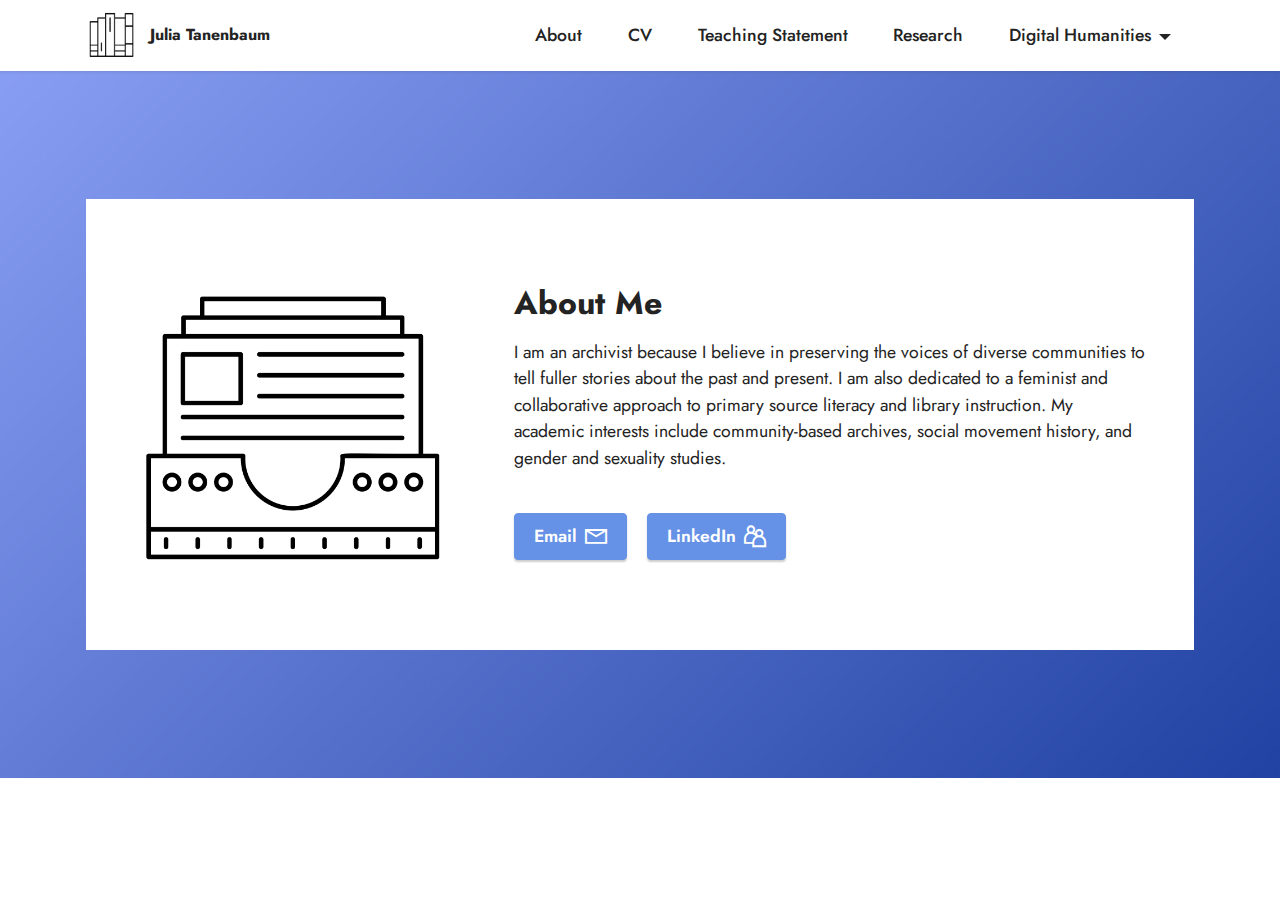
<file: index.html>
<!DOCTYPE html>
<html  >
<head>
  
  <meta charset="UTF-8">
  <meta http-equiv="X-UA-Compatible" content="IE=edge">
  
  <meta name="viewport" content="width=device-width, initial-scale=1, minimum-scale=1">
  <link rel="shortcut icon" href="assets/images/noun-library-3795654.png" type="image/x-icon">
  <meta name="description" content="">
  
  
  <title>Home</title>
  <link rel="stylesheet" href="assets/web/assets/mobirise-icons2/mobirise2.css">
  <link rel="stylesheet" href="assets/tether/tether.min.css">
  <link rel="stylesheet" href="assets/bootstrap/css/bootstrap.min.css">
  <link rel="stylesheet" href="assets/bootstrap/css/bootstrap-grid.min.css">
  <link rel="stylesheet" href="assets/bootstrap/css/bootstrap-reboot.min.css">
  <link rel="stylesheet" href="assets/dropdown/css/style.css">
  <link rel="stylesheet" href="assets/socicon/css/styles.css">
  <link rel="stylesheet" href="assets/theme/css/style.css">
  <link rel="preload" as="style" href="assets/mobirise/css/mbr-additional.css"><link rel="stylesheet" href="assets/mobirise/css/mbr-additional.css" type="text/css">
  
  
  
  
</head>
<body>
  
  <section class="menu menu1 cid-ssxThvzeO1" once="menu" id="menu1-0">
    

    <nav class="navbar navbar-dropdown navbar-expand-lg">
        <div class="container">
            <div class="navbar-brand">
                <span class="navbar-logo">
                    
                        <img src="assets/images/noun-library-3795654.png" alt="" style="height: 3rem;">
                    
                </span>
                <span class="navbar-caption-wrap"><a class="navbar-caption text-black display-7" href="https://mobiri.se">Julia Tanenbaum</a></span>
            </div>
            <button class="navbar-toggler" type="button" data-toggle="collapse" data-target="#navbarSupportedContent" aria-controls="navbarNavAltMarkup" aria-expanded="false" aria-label="Toggle navigation">
                <div class="hamburger">
                    <span></span>
                    <span></span>
                    <span></span>
                    <span></span>
                </div>
            </button>
            <div class="collapse navbar-collapse" id="navbarSupportedContent">
                <ul class="navbar-nav nav-dropdown nav-right" data-app-modern-menu="true"><li class="nav-item"><a class="nav-link link text-black text-primary display-4" href="index.html">
                            About</a></li><li class="nav-item"><a class="nav-link link text-black text-primary display-4" href="cv.html">CV</a></li>
                    
                    <li class="nav-item"><a class="nav-link link text-black text-primary display-4" href="teaching.html">Teaching Statement</a>
                    </li><li class="nav-item"><a class="nav-link link text-black text-primary display-4" href="page4.html">Research</a></li><li class="nav-item dropdown"><a class="nav-link link text-black text-primary dropdown-toggle display-4" href="#" data-toggle="dropdown-submenu" aria-expanded="false">Digital Humanities</a><div class="dropdown-menu"><a class="text-black text-primary dropdown-item display-4" href="projects.html">Digital Projects<br></a><a class="text-black text-primary dropdown-item display-4" href="page5.html">Intellectual Statement</a></div></li></ul>
                
                
            </div>
        </div>
    </nav>
</section>

<section class="features16 cid-ssxTneUUem" id="features17-1">
    

    
    <div class="container">
        <div class="content-wrapper">
            <div class="row align-items-center">
                <div class="col-12 col-lg-4">
                    <div class="image-wrapper">
                        <img src="assets/images/noun-archive-1491998.png" alt="file folder">
                    </div>
                </div>
                <div class="col-12 col-lg">
                    <div class="text-wrapper">
                        <h6 class="card-title mbr-fonts-style display-5"><strong>About Me</strong></h6>
                        <p class="mbr-text mbr-fonts-style mb-4 display-4">I am an archivist because I believe in preserving the voices of diverse communities to tell fuller stories about the past and present. I am also dedicated to a feminist and collaborative approach to primary source literacy and library instruction. My academic interests include community-based archives, social movement history, and gender and sexuality studies.</p>
                        <div class="mbr-section-btn mt-3"><a class="btn btn-primary display-4" href="mailto:julia.tanenbaum@gmail.com"><span class="mobi-mbri mobi-mbri-letter mbr-iconfont mbr-iconfont-btn"></span>
                                Email</a>  <a class="btn btn-primary display-4" href="https://www.linkedin.com/in/julia-tanenbaum-48129a133/"><span class="mobi-mbri mobi-mbri-users mbr-iconfont mbr-iconfont-btn"></span>
                                LinkedIn</a></div>
                    </div>
                </div>
            </div>
        </div>
    </div>
</section><section id="top-1" hidden><a href="https://mobirise.site"></a></section><script src="assets/web/assets/jquery/jquery.min.js"></script>  <script src="assets/popper/popper.min.js"></script>  <script src="assets/tether/tether.min.js"></script>  <script src="assets/bootstrap/js/bootstrap.min.js"></script>  <script src="assets/smoothscroll/smooth-scroll.js"></script>  <script src="assets/dropdown/js/nav-dropdown.js"></script>  <script src="assets/dropdown/js/navbar-dropdown.js"></script>  <script src="assets/touchswipe/jquery.touch-swipe.min.js"></script>  <script src="assets/theme/js/script.js"></script>  
  
  
</body>
</html>
</file>
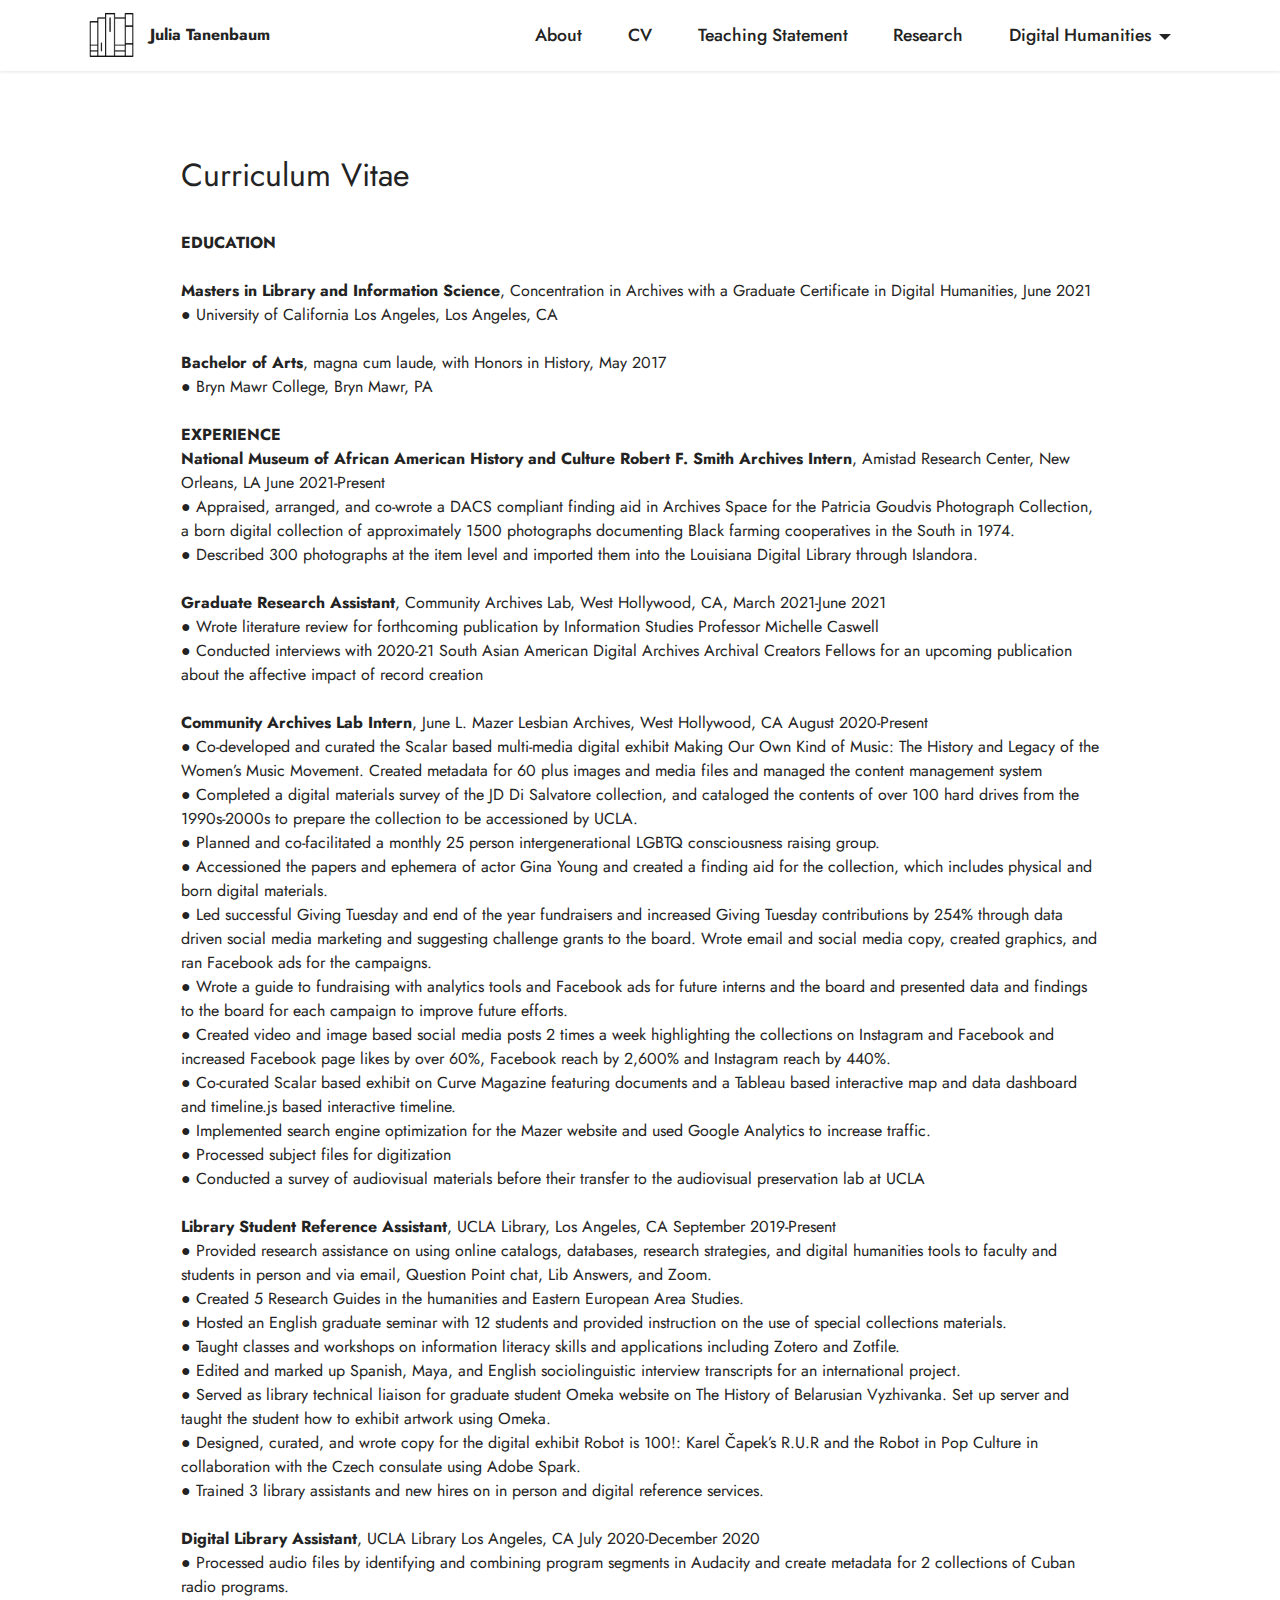
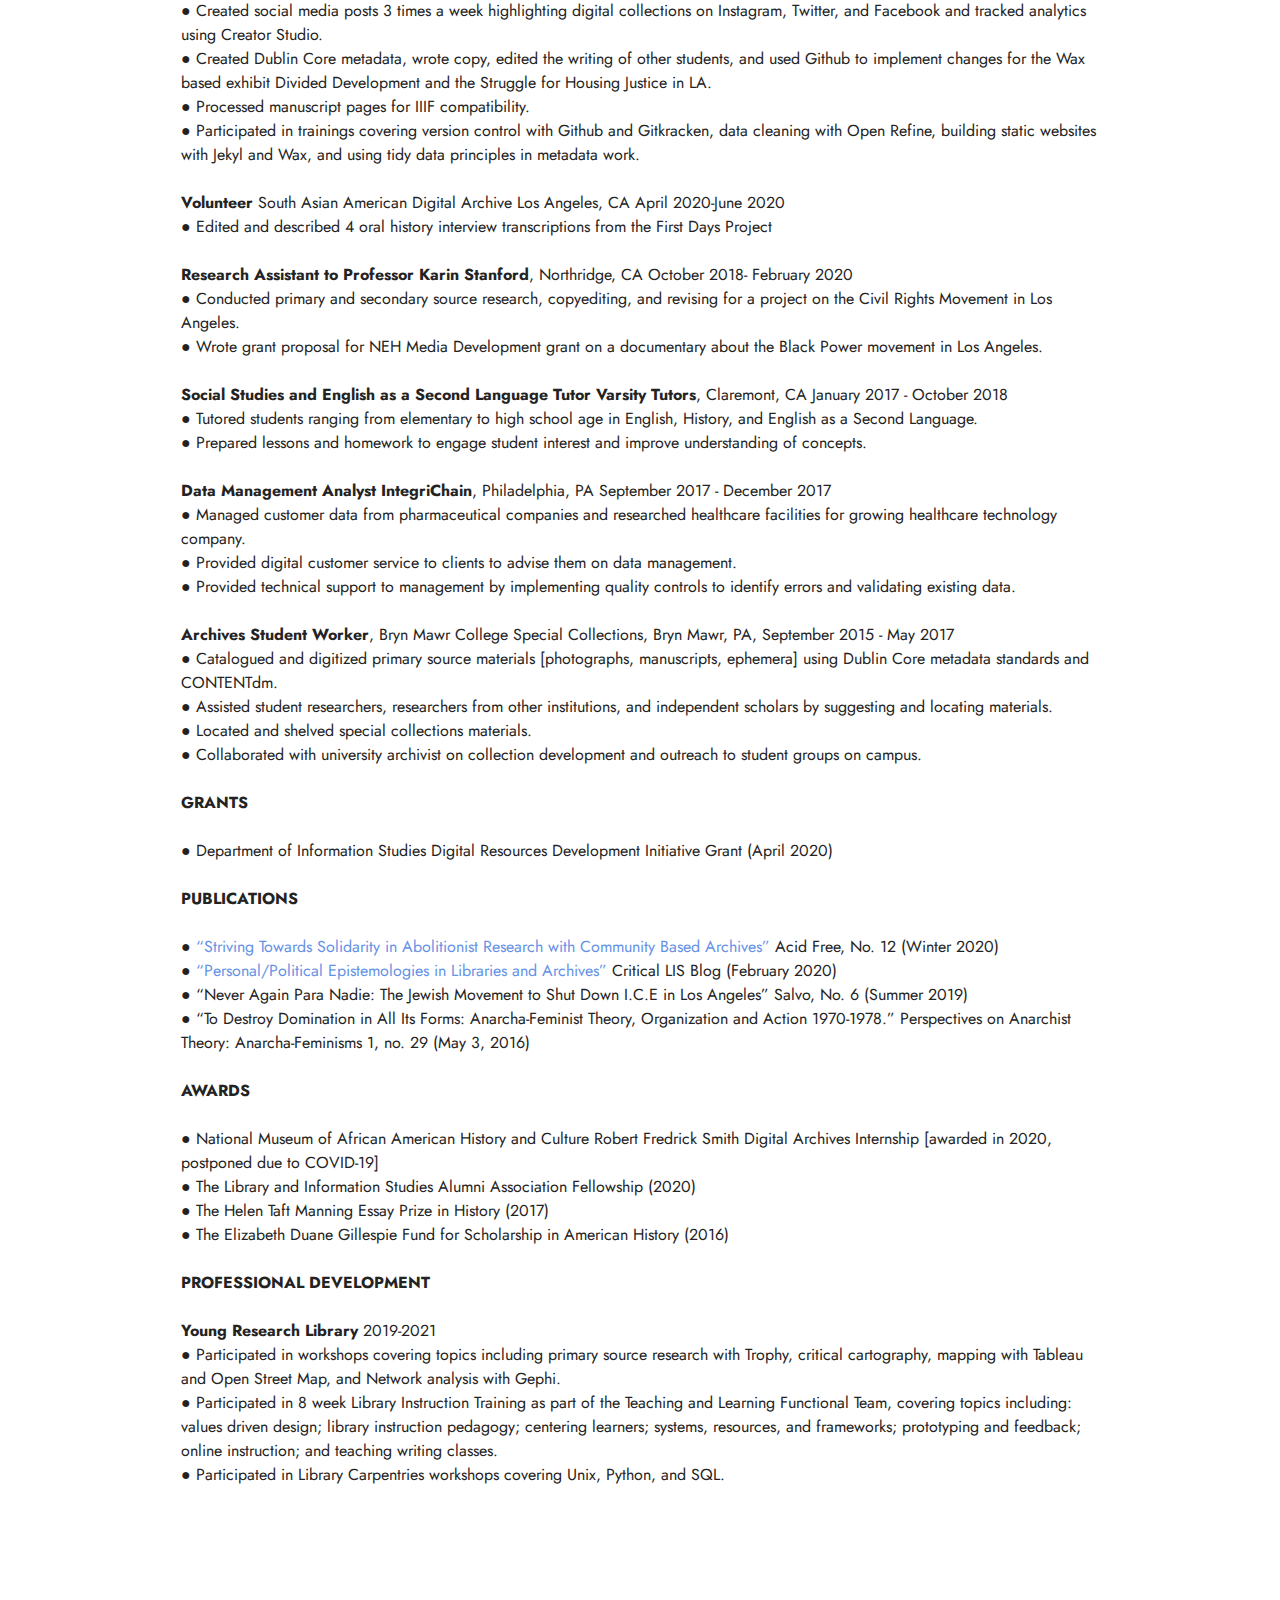
<file: cv.html>
<!DOCTYPE html>
<html  >
<head>
  
  <meta charset="UTF-8">
  <meta http-equiv="X-UA-Compatible" content="IE=edge">
  
  <meta name="viewport" content="width=device-width, initial-scale=1, minimum-scale=1">
  <link rel="shortcut icon" href="assets/images/noun-library-3795654.png" type="image/x-icon">
  <meta name="description" content="">
  
  
  <title>CV</title>
  <link rel="stylesheet" href="assets/tether/tether.min.css">
  <link rel="stylesheet" href="assets/bootstrap/css/bootstrap.min.css">
  <link rel="stylesheet" href="assets/bootstrap/css/bootstrap-grid.min.css">
  <link rel="stylesheet" href="assets/bootstrap/css/bootstrap-reboot.min.css">
  <link rel="stylesheet" href="assets/dropdown/css/style.css">
  <link rel="stylesheet" href="assets/socicon/css/styles.css">
  <link rel="stylesheet" href="assets/theme/css/style.css">
  <link rel="preload" as="style" href="assets/mobirise/css/mbr-additional.css"><link rel="stylesheet" href="assets/mobirise/css/mbr-additional.css" type="text/css">
  
  
  
  
</head>
<body>
  
  <section class="menu menu1 cid-ssxThvzeO1" once="menu" id="menu1-4">
    

    <nav class="navbar navbar-dropdown navbar-expand-lg">
        <div class="container">
            <div class="navbar-brand">
                <span class="navbar-logo">
                    
                        <img src="assets/images/noun-library-3795654.png" alt="" style="height: 3rem;">
                    
                </span>
                <span class="navbar-caption-wrap"><a class="navbar-caption text-black display-7" href="https://mobiri.se">Julia Tanenbaum</a></span>
            </div>
            <button class="navbar-toggler" type="button" data-toggle="collapse" data-target="#navbarSupportedContent" aria-controls="navbarNavAltMarkup" aria-expanded="false" aria-label="Toggle navigation">
                <div class="hamburger">
                    <span></span>
                    <span></span>
                    <span></span>
                    <span></span>
                </div>
            </button>
            <div class="collapse navbar-collapse" id="navbarSupportedContent">
                <ul class="navbar-nav nav-dropdown nav-right" data-app-modern-menu="true"><li class="nav-item"><a class="nav-link link text-black text-primary display-4" href="index.html">
                            About</a></li><li class="nav-item"><a class="nav-link link text-black text-primary display-4" href="cv.html">CV</a></li>
                    
                    <li class="nav-item"><a class="nav-link link text-black text-primary display-4" href="teaching.html">Teaching Statement</a>
                    </li><li class="nav-item"><a class="nav-link link text-black text-primary display-4" href="page4.html">Research</a></li><li class="nav-item dropdown"><a class="nav-link link text-black text-primary dropdown-toggle display-4" href="#" data-toggle="dropdown-submenu" aria-expanded="false">Digital Humanities</a><div class="dropdown-menu"><a class="text-black text-primary dropdown-item display-4" href="projects.html">Digital Projects<br></a><a class="text-black text-primary dropdown-item display-4" href="page5.html">Intellectual Statement</a></div></li></ul>
                
                
            </div>
        </div>
    </nav>
</section>

<section class="content5 cid-ssxYP0ZaNA" id="content5-b">
    
    <div class="container">
        <div class="row justify-content-center">
            <div class="col-md-12 col-lg-10">
                
                <h4 class="mbr-section-subtitle mbr-fonts-style mb-4 display-5">Curriculum Vitae</h4>
                <p class="mbr-text mbr-fonts-style display-7"><strong>EDUCATION
</strong><strong><br></strong><br><strong>Masters in Library and Information Science</strong>, Concentration in Archives with a Graduate Certificate in Digital Humanities, June 2021<br>● University of California Los Angeles,  Los Angeles, CA
<br>
<br><strong>Bachelor of Arts</strong>, magna cum laude, with Honors in History, May 2017 
<br>●&nbsp;Bryn Mawr College, Bryn Mawr, PA
<br>
<br><strong>EXPERIENCE</strong>
<br><strong>
National Museum of African American History and Culture Robert F. Smith Archives Intern</strong>, Amistad Research Center, New Orleans, LA June 2021-Present
<br>●&nbsp;Appraised, arranged, and co-wrote a DACS compliant finding aid in Archives Space for the Patricia Goudvis Photograph Collection, a born digital collection of approximately 1500 photographs documenting Black farming cooperatives in the South in 1974. 
<br>● Described 300 photographs at the item level and imported them into the Louisiana Digital Library through Islandora. <br>
<br><strong>Graduate Research Assistant</strong>, Community Archives Lab, West Hollywood, CA, March 2021-June 2021
<br>● Wrote literature review for forthcoming publication by Information Studies Professor Michelle Caswell 
<br>● Conducted interviews with 2020-21 South Asian American Digital Archives Archival Creators Fellows for an upcoming publication about the affective impact of record creation <br>
<br><strong>Community Archives Lab Intern</strong>,<strong> </strong>June L. Mazer Lesbian Archives, West Hollywood, CA August 2020-Present
<br>● Co-developed and curated the Scalar based multi-media digital exhibit Making Our Own Kind of Music: The History and Legacy of the Women’s Music Movement. Created metadata for 60 plus images and media files and managed the content management system <br>● Completed a digital materials survey of the JD Di Salvatore collection, and cataloged the contents of over 100 hard drives from the 1990s-2000s to prepare the collection to be accessioned by UCLA.
<br>●&nbsp;Planned and co-facilitated a monthly 25 person intergenerational LGBTQ consciousness raising group.
<br>●&nbsp;Accessioned the papers and ephemera of actor Gina Young and created a finding aid for the collection, which includes physical and born digital materials. 
<br>●&nbsp;Led successful Giving Tuesday and end of the year fundraisers and increased Giving Tuesday contributions by 254% through data driven social media marketing and suggesting challenge grants to the board. Wrote email and social media copy, created graphics, and ran Facebook ads for the campaigns. 
<br>●&nbsp;Wrote a guide to fundraising with analytics tools and Facebook ads for future interns and the board and presented data and findings to the board for each campaign to improve future efforts.
<br>●&nbsp;Created video and image based social media posts 2 times a week highlighting the collections on Instagram and Facebook and increased Facebook page likes by over 60%, Facebook reach by 2,600% and Instagram reach by 440%.  
<br>●&nbsp;Co-curated Scalar based exhibit on Curve Magazine featuring documents and a Tableau based interactive map and data dashboard and timeline.js based interactive timeline. 
<br>●&nbsp;Implemented search engine optimization for the Mazer website and used Google Analytics to increase traffic.
<br>●&nbsp;Processed subject files for digitization 
<br>●&nbsp;Conducted a survey of audiovisual materials before their transfer to the audiovisual preservation lab at UCLA
<br>
<br><strong>Library Student Reference Assistant</strong>, UCLA Library, Los Angeles, CA September 2019-Present
<br>●	Provided research assistance on using online catalogs, databases, research strategies, and digital humanities tools to faculty and students in person and via email, Question Point chat, Lib Answers, and Zoom.
<br>●	Created 5 Research Guides in the humanities and Eastern European Area Studies.
<br>●	Hosted an English graduate seminar with 12 students and provided instruction on the use of special collections materials.
<br>●	Taught classes and workshops on information literacy skills and applications including Zotero and Zotfile.
<br>●	Edited and marked up Spanish, Maya, and English sociolinguistic interview transcripts for an international project.
<br>●	Served as library technical liaison for graduate student Omeka website on The History of Belarusian Vyzhivanka. Set up server and taught the student how to exhibit artwork using Omeka. 
<br>●	Designed, curated, and wrote copy for the digital exhibit Robot is 100!: Karel Čapek’s R.U.R and the Robot in Pop Culture in collaboration with the Czech consulate using Adobe Spark. 
<br>●	Trained 3 library assistants and new hires on in person and digital reference services.
<br>
<br><strong>Digital Library Assistant</strong>,<strong>&nbsp;</strong>UCLA Library Los Angeles, CA July 2020-December 2020
<br>●&nbsp;Processed audio files by identifying and combining program segments in Audacity and create metadata for 2 collections of Cuban radio programs.
<br>●&nbsp;Created social media posts 3 times a week highlighting digital collections on Instagram, Twitter, and Facebook and tracked analytics using Creator Studio.
<br>●&nbsp;Created Dublin Core metadata, wrote copy, edited the writing of other students, and used Github to implement changes for the Wax based exhibit Divided Development and the Struggle for Housing Justice in LA.
<br>●&nbsp;Processed manuscript pages for IIIF compatibility.
<br>●&nbsp;Participated in trainings covering version control with Github and Gitkracken, data cleaning with Open Refine, building static websites with Jekyl and Wax, and using tidy data principles in metadata work. 
<br>
<br><strong>Volunteer </strong>South Asian American Digital Archive Los Angeles, CA April 2020-June 2020
<br>● Edited and described 4 oral history interview transcriptions from the First Days Project
<br>
<br><strong>Research Assistant to Professor Karin Stanford</strong>,<strong> </strong>Northridge, CA October 2018- February 2020
<br>●	Conducted primary and secondary source research, copyediting, and revising for a project on the Civil Rights Movement in Los Angeles.
<br>●	Wrote grant proposal for NEH Media Development grant on a documentary about the Black Power movement in Los Angeles.
<br>
<br><strong>Social Studies and English as a Second Language Tutor Varsity Tutors</strong>, Claremont, CA January 2017 - October 2018
<br>●	Tutored students ranging from elementary to high school age in English, History, and English as a Second Language.
<br>●	Prepared lessons and homework to engage student interest and improve understanding of concepts.
<br>
<br><strong>Data Management Analyst  IntegriChain</strong>, Philadelphia, PA September 2017 - December 2017
<br>●	Managed customer data from pharmaceutical companies and researched healthcare facilities for growing healthcare technology company. 
<br>●	Provided digital customer service to clients to advise them on data management.
<br>●	Provided technical support to management by implementing quality controls to identify errors and validating existing data. 
<br> 
<br><strong>Archives Student Worker</strong>, Bryn Mawr College Special Collections, Bryn Mawr, PA, September 2015 - May 2017
<br>●	Catalogued and digitized primary source materials [photographs, manuscripts, ephemera] using Dublin Core metadata standards and CONTENTdm. 
<br>●	Assisted student researchers, researchers from other institutions, and independent scholars by suggesting and locating materials.
<br>●	Located and shelved special collections materials.
<br>●	Collaborated with university archivist on collection development and outreach to student groups on campus. 
<br>
<br><strong>GRANTS
</strong><br><strong><br></strong>●&nbsp;Department of Information Studies Digital Resources Development Initiative Grant (April 2020)
<br>
<br><strong>PUBLICATIONS
</strong><br><strong><br></strong>●	<a href="https://laacollective.org/work/striving-towards-solidarity-in-abolitionst-research" class="text-primary">“Striving Towards Solidarity in Abolitionist Research with Community Based Archives”</a> Acid Free, No. 12 (Winter 2020)
<br>● <a href="https://criticaltheoryis.blogspot.com/2020/02/personalpolitical-epistemologies.html" class="text-primary">“Personal/Political Epistemologies in Libraries and Archives”</a> Critical LIS Blog (February 2020)
<br>●	“Never Again Para Nadie: The Jewish Movement to Shut Down I.C.E in Los Angeles” Salvo, No. 6 (Summer 2019)
<br>●	“To Destroy Domination in All Its Forms: Anarcha-Feminist Theory, Organization and Action 1970-1978.” Perspectives on Anarchist Theory: Anarcha-Feminisms 1, no. 29 (May 3, 2016)
<br>
<br><strong>AWARDS</strong>
<br><br>●	National Museum of African American History and Culture Robert Fredrick Smith Digital Archives Internship [awarded in 2020, postponed due to COVID-19]
<br>●	The Library and Information Studies Alumni Association Fellowship (2020)
<br>●	The Helen Taft Manning Essay Prize in History (2017)
<br>●	The Elizabeth Duane Gillespie Fund for Scholarship in American History (2016)
<br>
<br><strong>PROFESSIONAL DEVELOPMENT </strong><strong><br></strong><br><strong>Young Research Library</strong> 2019-2021
<br>●&nbsp;Participated in workshops covering topics including primary source research with Trophy, critical cartography, mapping with Tableau and Open Street Map, and Network analysis with Gephi.
<br>●&nbsp;Participated in 8 week Library Instruction Training as part of the Teaching and Learning Functional Team, covering topics including: values driven design; library instruction pedagogy; centering learners; systems, resources, and frameworks; prototyping and feedback; online instruction; and teaching writing classes. 
<br>●&nbsp;Participated in Library Carpentries workshops covering Unix, Python, and SQL.
<br>
<br></p>
            </div>
        </div>
    </div>
</section><section id="top-1" hidden><a href="https://mobirise.site"></a></section><script src="assets/web/assets/jquery/jquery.min.js"></script>  <script src="assets/popper/popper.min.js"></script>  <script src="assets/tether/tether.min.js"></script>  <script src="assets/bootstrap/js/bootstrap.min.js"></script>  <script src="assets/smoothscroll/smooth-scroll.js"></script>  <script src="assets/dropdown/js/nav-dropdown.js"></script>  <script src="assets/dropdown/js/navbar-dropdown.js"></script>  <script src="assets/touchswipe/jquery.touch-swipe.min.js"></script>  <script src="assets/theme/js/script.js"></script>  
  
  
</body>
</html>
</file>
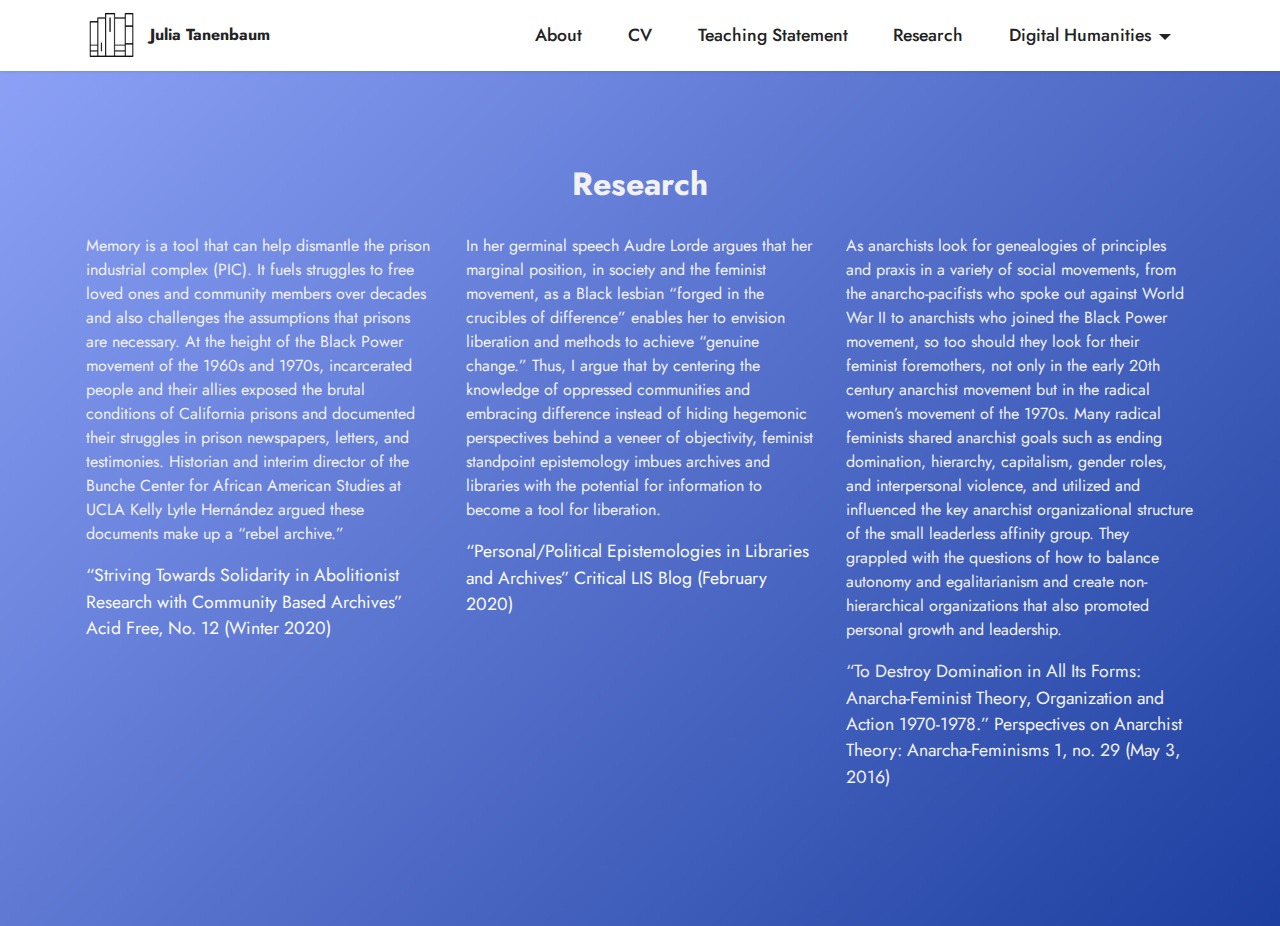
<file: page4.html>
<!DOCTYPE html>
<html  >
<head>
  
  <meta charset="UTF-8">
  <meta http-equiv="X-UA-Compatible" content="IE=edge">
  
  <meta name="viewport" content="width=device-width, initial-scale=1, minimum-scale=1">
  <link rel="shortcut icon" href="assets/images/noun-library-3795654.png" type="image/x-icon">
  <meta name="description" content="">
  
  
  <title>Research</title>
  <link rel="stylesheet" href="assets/web/assets/mobirise-icons2/mobirise2.css">
  <link rel="stylesheet" href="assets/tether/tether.min.css">
  <link rel="stylesheet" href="assets/bootstrap/css/bootstrap.min.css">
  <link rel="stylesheet" href="assets/bootstrap/css/bootstrap-grid.min.css">
  <link rel="stylesheet" href="assets/bootstrap/css/bootstrap-reboot.min.css">
  <link rel="stylesheet" href="assets/dropdown/css/style.css">
  <link rel="stylesheet" href="assets/socicon/css/styles.css">
  <link rel="stylesheet" href="assets/theme/css/style.css">
  <link rel="preload" as="style" href="assets/mobirise/css/mbr-additional.css"><link rel="stylesheet" href="assets/mobirise/css/mbr-additional.css" type="text/css">
  
  
  
  
</head>
<body>
  
  <section class="menu menu1 cid-ssxThvzeO1" once="menu" id="menu1-k">
    

    <nav class="navbar navbar-dropdown navbar-expand-lg">
        <div class="container">
            <div class="navbar-brand">
                <span class="navbar-logo">
                    
                        <img src="assets/images/noun-library-3795654.png" alt="" style="height: 3rem;">
                    
                </span>
                <span class="navbar-caption-wrap"><a class="navbar-caption text-black display-7" href="https://mobiri.se">Julia Tanenbaum</a></span>
            </div>
            <button class="navbar-toggler" type="button" data-toggle="collapse" data-target="#navbarSupportedContent" aria-controls="navbarNavAltMarkup" aria-expanded="false" aria-label="Toggle navigation">
                <div class="hamburger">
                    <span></span>
                    <span></span>
                    <span></span>
                    <span></span>
                </div>
            </button>
            <div class="collapse navbar-collapse" id="navbarSupportedContent">
                <ul class="navbar-nav nav-dropdown nav-right" data-app-modern-menu="true"><li class="nav-item"><a class="nav-link link text-black text-primary display-4" href="index.html">
                            About</a></li><li class="nav-item"><a class="nav-link link text-black text-primary display-4" href="cv.html">CV</a></li>
                    
                    <li class="nav-item"><a class="nav-link link text-black text-primary display-4" href="teaching.html">Teaching Statement</a>
                    </li><li class="nav-item"><a class="nav-link link text-black text-primary display-4" href="page4.html">Research</a></li><li class="nav-item dropdown"><a class="nav-link link text-black text-primary dropdown-toggle display-4" href="#" data-toggle="dropdown-submenu" aria-expanded="false">Digital Humanities</a><div class="dropdown-menu"><a class="text-black text-primary dropdown-item display-4" href="projects.html">Digital Projects<br></a><a class="text-black text-primary dropdown-item display-4" href="page5.html">Intellectual Statement</a></div></li></ul>
                
                
            </div>
        </div>
    </nav>
</section>

<section class="features17 cid-ssyt5SL2LG" id="features18-l">

    

    
    <div class="container">
        <div class="mbr-section-head">
            <div class="col-12">
                <h4 class="mbr-section-title mbr-fonts-style align-center mb-0 display-2">
                    <strong>Research</strong></h4>
                
            </div>
        </div>
        <div class="row mt-4">
            <div class="col-12 col-md-6 col-lg-4">
                <div class="card-wrapper mb-4">
                    <div class="card-box align-left">
                        
                        <p class="mbr-text mbr-fonts-style mb-3 display-7">Memory is a tool that can help dismantle the prison industrial complex (PIC). It fuels struggles to free loved ones and community members over decades and also challenges the assumptions that prisons are necessary. At the height of the Black Power movement of the 1960s and 1970s, incarcerated people and their allies exposed the brutal conditions of California prisons and documented their struggles in prison newspapers, letters, and testimonies. Historian and interim director of the Bunche Center for African American Studies at UCLA Kelly Lytle Hernández argued these documents make up a “rebel archive.”<br></p><div class="link-wrap">
                                <h6 class="link mbr-fonts-style align-left display-4"><a href="https://laacollective.org/work/striving-towards-solidarity-in-abolitionst-research/" class="text-white">“Striving Towards Solidarity in Abolitionist Research with Community Based Archives” Acid Free, No. 12 (Winter 2020)</a>&nbsp;</h6>
                            </div>
                    </div>
                </div>
            </div>
            <div class="col-12 col-md-6 col-lg-4">
                <div class="card-wrapper mb-4">
                    <div class="card-box align-left">
                        
                        <p class="mbr-text mbr-fonts-style mb-3 display-7">In her germinal speech Audre Lorde argues that her marginal position, in society and the feminist movement, as a Black lesbian “forged in the crucibles of difference” enables her to envision liberation and methods to achieve “genuine change.” Thus, I argue that by centering the knowledge of oppressed communities and embracing difference instead of hiding hegemonic perspectives behind a veneer of objectivity, feminist standpoint epistemology imbues archives and libraries with the potential for information to become a tool for liberation.</p><div class="link-wrap">
                                <h6 class="link mbr-fonts-style align-left display-4"><a href="https://criticaltheoryis.blogspot.com/2020/02/personalpolitical-epistemologies.html" class="text-white">“Personal/Political Epistemologies in Libraries and Archives” Critical LIS Blog (February 2020)&nbsp;</a></h6>
                            </div>
                    </div>
                </div>
            </div>
            <div class="col-12 col-md-6 col-lg-4">
                <div class="card-wrapper mb-4">
                    <div class="card-box align-left">
                        
                        <p class="mbr-text mbr-fonts-style mb-3 display-7">As anarchists look for genealogies of principles and praxis in a variety of social movements, from the anarcho-pacifists who spoke out against World War II to anarchists who joined the Black Power movement, so too should they look for their feminist foremothers, not only in the early 20th century anarchist movement but in the radical women’s movement of the 1970s. Many radical feminists shared anarchist goals such as ending domination, hierarchy, capitalism, gender roles, and interpersonal violence, and utilized and influenced the key anarchist organizational structure of the small leaderless affinity group. They grappled with the questions of how to balance autonomy and egalitarianism and create non-hierarchical organizations that also promoted personal growth and leadership.<br></p><div class="link-wrap">
                                <h6 class="link mbr-fonts-style align-left display-4">“To Destroy Domination in All Its Forms: Anarcha-Feminist Theory, Organization and Action 1970-1978.” Perspectives on Anarchist Theory: Anarcha-Feminisms 1, no. 29 (May 3, 2016)</a></h6>
                            </div>
                    </div>
                </div>
            </div>
            
        </div>
    </div>
</section><section id="top-1" hidden><a href="https://mobirise.site"></a></section><script src="assets/web/assets/jquery/jquery.min.js"></script>  <script src="assets/popper/popper.min.js"></script>  <script src="assets/tether/tether.min.js"></script>  <script src="assets/bootstrap/js/bootstrap.min.js"></script>  <script src="assets/smoothscroll/smooth-scroll.js"></script>  <script src="assets/dropdown/js/nav-dropdown.js"></script>  <script src="assets/dropdown/js/navbar-dropdown.js"></script>  <script src="assets/touchswipe/jquery.touch-swipe.min.js"></script>  <script src="assets/theme/js/script.js"></script>  
  
  
</body>
</html>
</file>
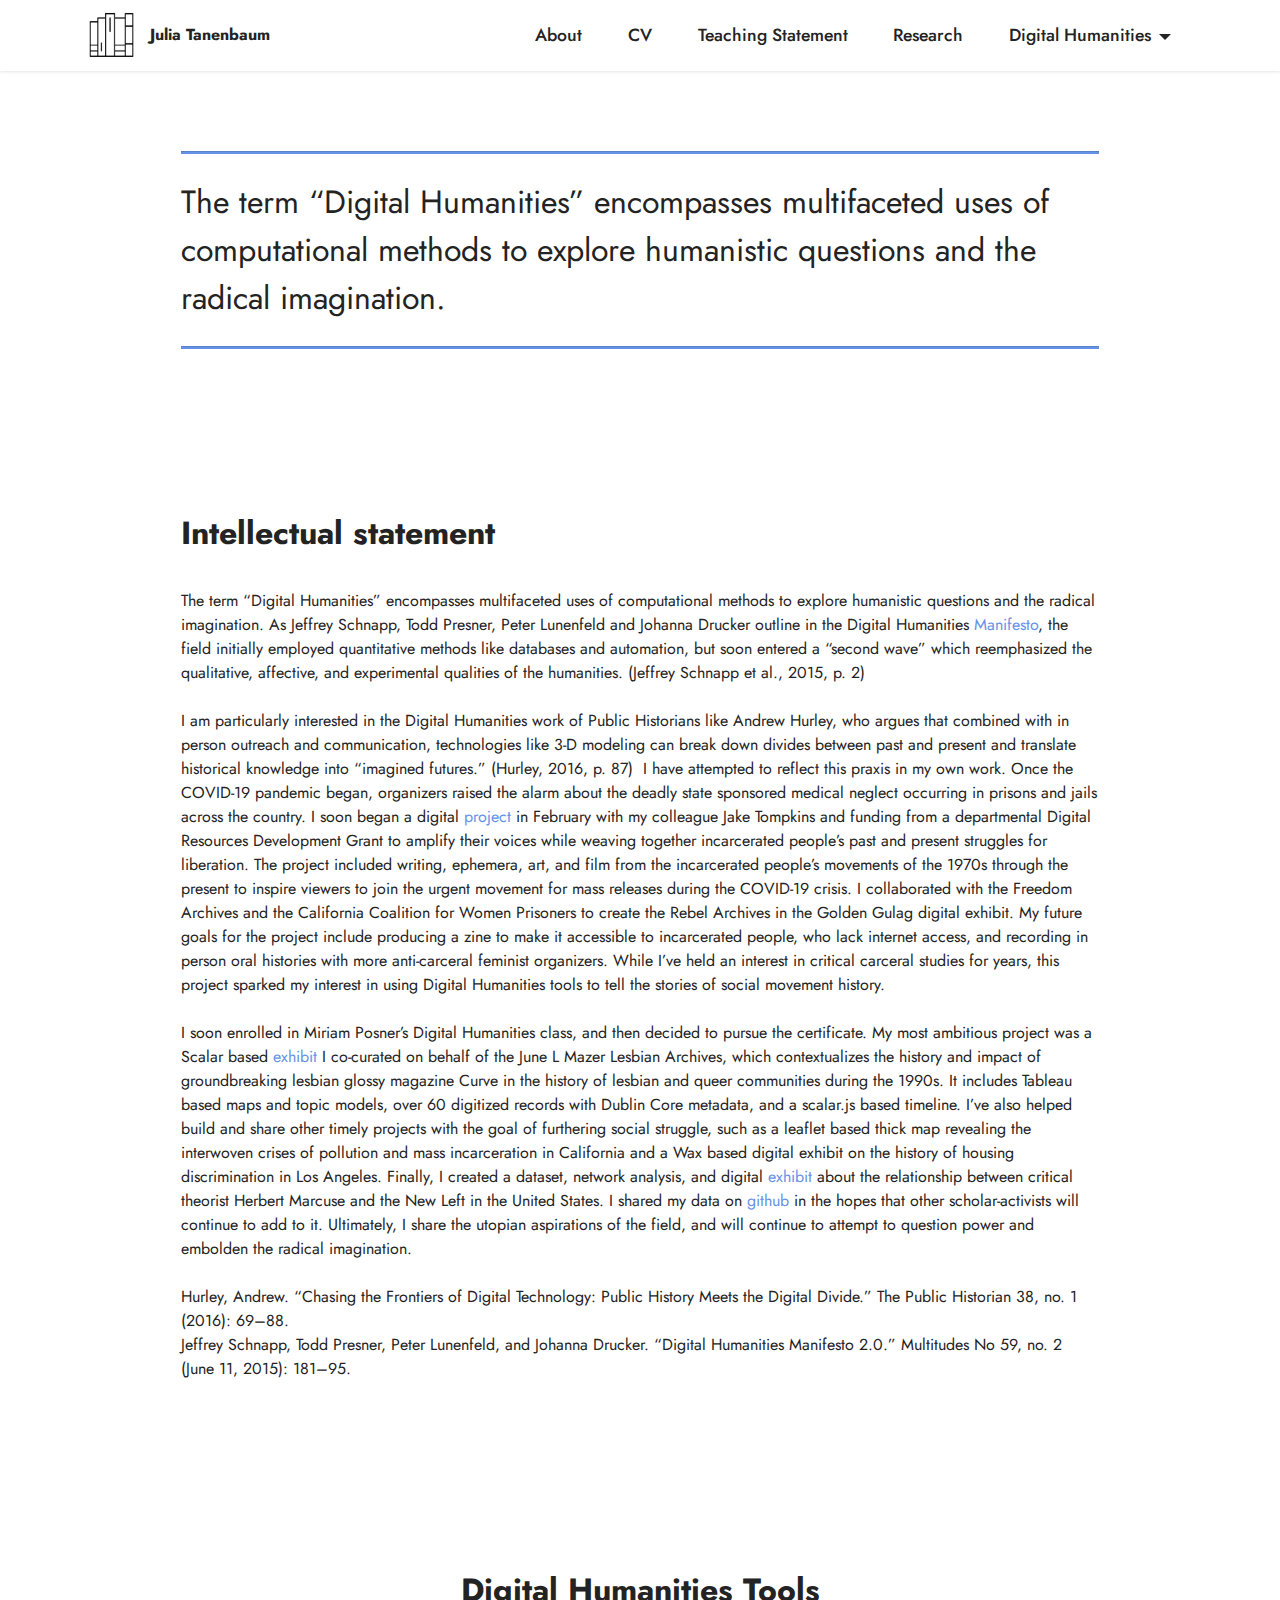
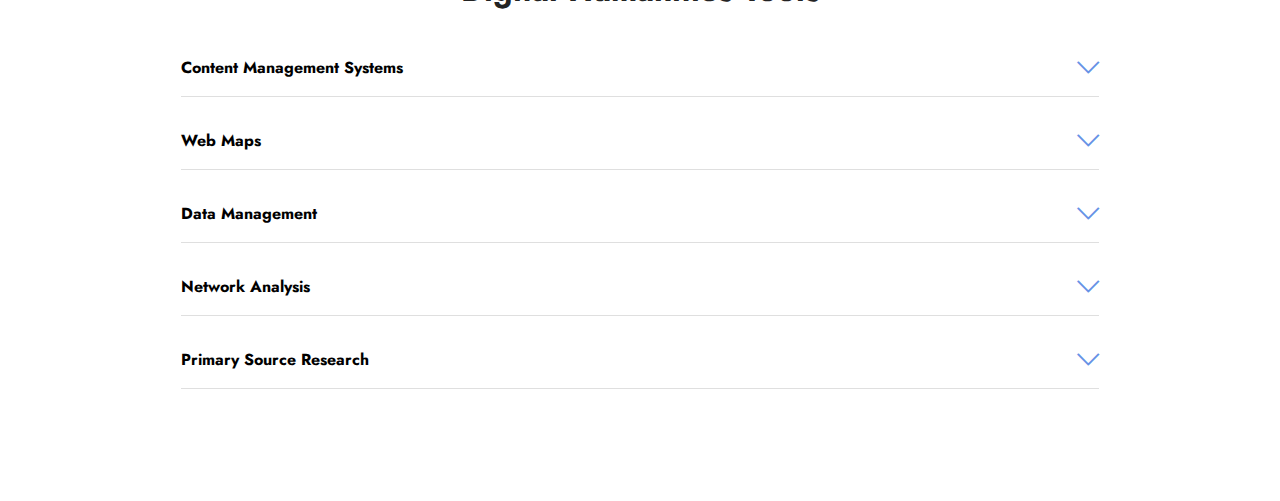
<file: page5.html>
<!DOCTYPE html>
<html  >
<head>
  
  <meta charset="UTF-8">
  <meta http-equiv="X-UA-Compatible" content="IE=edge">
  
  <meta name="viewport" content="width=device-width, initial-scale=1, minimum-scale=1">
  <link rel="shortcut icon" href="assets/images/noun-library-3795654.png" type="image/x-icon">
  <meta name="description" content="">
  
  
  <title>Intellectual Statement</title>
  <link rel="stylesheet" href="assets/web/assets/mobirise-icons2/mobirise2.css">
  <link rel="stylesheet" href="assets/web/assets/mobirise-icons/mobirise-icons.css">
  <link rel="stylesheet" href="assets/tether/tether.min.css">
  <link rel="stylesheet" href="assets/bootstrap/css/bootstrap.min.css">
  <link rel="stylesheet" href="assets/bootstrap/css/bootstrap-grid.min.css">
  <link rel="stylesheet" href="assets/bootstrap/css/bootstrap-reboot.min.css">
  <link rel="stylesheet" href="assets/dropdown/css/style.css">
  <link rel="stylesheet" href="assets/socicon/css/styles.css">
  <link rel="stylesheet" href="assets/theme/css/style.css">
  <link rel="preload" as="style" href="assets/mobirise/css/mbr-additional.css"><link rel="stylesheet" href="assets/mobirise/css/mbr-additional.css" type="text/css">
  
  
  
  
</head>
<body>
  
  <section class="menu menu1 cid-ssxThvzeO1" once="menu" id="menu1-n">
    

    <nav class="navbar navbar-dropdown navbar-expand-lg">
        <div class="container">
            <div class="navbar-brand">
                <span class="navbar-logo">
                    
                        <img src="assets/images/noun-library-3795654.png" alt="" style="height: 3rem;">
                    
                </span>
                <span class="navbar-caption-wrap"><a class="navbar-caption text-black display-7" href="https://mobiri.se">Julia Tanenbaum</a></span>
            </div>
            <button class="navbar-toggler" type="button" data-toggle="collapse" data-target="#navbarSupportedContent" aria-controls="navbarNavAltMarkup" aria-expanded="false" aria-label="Toggle navigation">
                <div class="hamburger">
                    <span></span>
                    <span></span>
                    <span></span>
                    <span></span>
                </div>
            </button>
            <div class="collapse navbar-collapse" id="navbarSupportedContent">
                <ul class="navbar-nav nav-dropdown nav-right" data-app-modern-menu="true"><li class="nav-item"><a class="nav-link link text-black text-primary display-4" href="index.html">
                            About</a></li><li class="nav-item"><a class="nav-link link text-black text-primary display-4" href="cv.html">CV</a></li>
                    
                    <li class="nav-item"><a class="nav-link link text-black text-primary display-4" href="teaching.html">Teaching Statement</a>
                    </li><li class="nav-item"><a class="nav-link link text-black text-primary display-4" href="page4.html">Research</a></li><li class="nav-item dropdown"><a class="nav-link link text-black text-primary dropdown-toggle display-4" href="#" data-toggle="dropdown-submenu" aria-expanded="false">Digital Humanities</a><div class="dropdown-menu"><a class="text-black text-primary dropdown-item display-4" href="projects.html">Digital Projects<br></a><a class="text-black text-primary dropdown-item display-4" href="page5.html">Intellectual Statement</a></div></li></ul>
                
                
            </div>
        </div>
    </nav>
</section>

<section class="content6 cid-sAmoNbI7LZ" id="content6-o">
    
    <div class="container">
        <div class="row justify-content-center">
            <div class="col-md-12 col-lg-10">
                <hr class="line">
                <p class="mbr-text align-center mbr-fonts-style my-4 display-5">The term “Digital Humanities” encompasses multifaceted uses of computational methods to explore humanistic questions and the radical imagination.&nbsp;<br></p>
                <hr class="line">
            </div>
        </div>
    </div>
</section>

<section class="content5 cid-sAmoOMKAAL" id="content5-p">
    
    <div class="container">
        <div class="row justify-content-center">
            <div class="col-md-12 col-lg-10">
                
                <h4 class="mbr-section-subtitle mbr-fonts-style mb-4 display-5"><strong>Intellectual statement</strong></h4>
                <p class="mbr-text mbr-fonts-style display-7">The term “Digital Humanities” encompasses multifaceted uses of computational methods to explore humanistic questions and the radical imagination. As Jeffrey Schnapp, Todd Presner, Peter Lunenfeld and Johanna Drucker outline in the Digital Humanities <a href="http://humanitiesblast.com/manifesto/Manifesto_V2.pdf" class="text-primary">Manifesto</a>, the field initially employed quantitative methods like databases and automation, but soon entered a “second wave” which reemphasized the qualitative, affective, and experimental qualities of the humanities. (Jeffrey Schnapp et al., 2015, p. 2) <br>
<br>I am particularly interested in the Digital Humanities work of Public Historians like Andrew Hurley, who argues that combined with in person outreach and communication, technologies like 3-D modeling can break down divides between past and present and translate historical knowledge into “imagined futures.” (Hurley, 2016, p. 87) &nbsp;I have attempted to reflect this praxis in my own work. Once the COVID-19 pandemic began, organizers raised the alarm about the deadly state sponsored medical neglect occurring in prisons and jails across the country. I soon began a digital <a href="https://rebelarchives.humspace.ucla.edu/" class="text-primary">project</a> in February with my colleague Jake Tompkins and funding from a departmental Digital Resources Development Grant to amplify their voices while weaving together incarcerated people’s past and present struggles for liberation. The project included writing, ephemera, art, and film from the incarcerated people’s movements of the 1970s through the present to inspire viewers to join the urgent movement for mass releases during the COVID-19 crisis. I collaborated with the Freedom Archives and the California Coalition for Women Prisoners to create the Rebel Archives in the Golden Gulag digital exhibit. My future goals for the project include producing a zine to make it accessible to incarcerated people, who lack internet access, and recording in person oral histories with more anti-carceral feminist organizers. While I’ve held an interest in critical carceral studies for years, this project sparked my interest in using Digital Humanities tools to tell the stories of social movement history.
<br><br> I soon enrolled in Miriam Posner’s Digital Humanities class, and then decided to pursue the certificate. My most ambitious project was a Scalar based <a href="https://scalar.usc.edu/works/curve-magazine-virtual-exhibit/index" class="text-primary">exhibit</a> I co-curated on behalf of the June L Mazer Lesbian Archives, which contextualizes the history and impact of groundbreaking lesbian glossy magazine Curve in the history of lesbian and queer communities during the 1990s. It includes Tableau based maps and topic models, over 60 digitized records with Dublin Core metadata, and a scalar.js based timeline. I’ve also helped build and share other timely projects with the goal of furthering social struggle, such as a leaflet based thick map revealing the interwoven crises of pollution and mass incarceration in California and a Wax based digital exhibit on the history of housing discrimination in Los Angeles. Finally, I created a dataset, network analysis, and digital <a href="https://scalar.usc.edu/works/refusal-and-liberation-marcuse-and-the-new-left/index" class="text-primary">exhibit</a> about the relationship between critical theorist Herbert Marcuse and the New Left in the United States. I shared my data on <a href="https://github.com/jmtanenbaum/cytoscape" class="text-primary">github</a> in the hopes that other scholar-activists will continue to add to it. Ultimately, I share the utopian aspirations of the field, and will continue to attempt to question power and embolden the radical imagination. 
<br><br>Hurley, Andrew. “Chasing the Frontiers of Digital Technology: Public History Meets the Digital Divide.” The Public Historian 38, no. 1 (2016): 69–88.
<br>Jeffrey Schnapp, Todd Presner, Peter Lunenfeld, and Johanna Drucker. “Digital Humanities Manifesto 2.0.” Multitudes No 59, no. 2 (June 11, 2015): 181–95.
<br></p>
            </div>
        </div>
    </div>
</section>

<section class="content17 cid-sAmrRl663G" id="content17-r">

    

    
    
    <div class="container">
        
            <div class="row justify-content-center">
                <div class="col-12 col-md-10">
                    <div class="section-head align-center mb-4">
                        <h3 class="mbr-section-title mb-0 mbr-fonts-style display-2"><strong>Digital Humanities Tools</strong></h3>
                        
                    </div>
                    
                    <div id="bootstrap-toggle" class="toggle-panel accordionStyles tab-content">
                        <div class="card mb-3">
                            <div class="card-header" role="tab" id="headingOne">
                                <a role="button" class="collapsed panel-title text-black" data-toggle="collapse" data-core="" href="#collapse1_3" aria-expanded="false" aria-controls="collapse1">
                                    <h6 class="panel-title-edit mbr-fonts-style mb-0 display-7"><strong>Content Management Systems</strong></h6>
                                    <span class="sign mbr-iconfont mbri-arrow-down"></span>
                                </a>
                            </div>
                            <div id="collapse1_3" class="panel-collapse noScroll collapse" role="tabpanel" aria-labelledby="headingOne">
                                <div class="panel-body">
                                    <p class="mbr-fonts-style panel-text display-7"><a href="https://scalar.me/anvc/scalar/" class="text-primary">Scalar</a>: "Scalar is a free, open source authoring and publishing platform that’s designed to make it easy for authors to write long-form, born-digital scholarship online. Scalar enables users to assemble media from multiple sources and juxtapose them with their own writing in a variety of ways, with minimal technical expertise required." Scalar is excellent because it includes the ability to create data visualizations, timelines, and maps and a gorgeous user interface.&nbsp;<br><br><a href="https://omeka.org/" class="text-primary">Omeka</a>: "Omeka provides open-source web publishing platforms for sharing digital collections and creating media-rich online exhibits."<br></p>
                                </div>
                            </div>
                        </div>
                        <div class="card mb-3">
                            <div class="card-header" role="tab" id="headingTwo">
                                <a role="button" class="collapsed panel-title text-black" data-toggle="collapse" data-core="" href="#collapse2_3" aria-expanded="false" aria-controls="collapse2">
                                    <h6 class="panel-title-edit mbr-fonts-style mb-0 display-7"><strong>Web Maps</strong></h6>
                                    <span class="sign mbr-iconfont mbri-arrow-down"></span>
                                </a>

                            </div>
                            <div id="collapse2_3" class="panel-collapse noScroll collapse" role="tabpanel" aria-labelledby="headingTwo">
                                <div class="panel-body">
                                    <p class="mbr-fonts-style panel-text display-7"><a href="https://public.tableau.com/en-us/s/" class="text-primary">Tableau</a> Public: Tableau is a powerful data visualization tool that can also easily create interactive maps. It is great for beginners.&nbsp;<br><br><a href="https://leafletjs.com/" class="text-primary">Leaflet</a>: Leaflet is an open source javascript library for web mapping that works well with other libraries. "Leaflet is designed with simplicity, performance and usability in mind. It works efficiently across all major desktop and mobile platforms, can be extended with lots of plugins, has a beautiful, easy to use and well-documented API and a simple, readable source code that is a joy to contribute to."<br><br><a href="https://recogito.pelagios.org/" class="text-primary">Recognito</a>: "Work on texts and images. Identify and mark named entities. Use your data in other tools or connect to other data on the Web. Without the need to learn code."&nbsp;</p>
                                </div>
                            </div>
                        </div>
                        <div class="card mb-3">
                            <div class="card-header" role="tab" id="headingThree">
                                <a role="button" class="collapsed panel-title text-black" data-toggle="collapse" data-core="" href="#collapse3_3" aria-expanded="false" aria-controls="collapse3">
                                    <h6 class="panel-title-edit mbr-fonts-style mb-0 display-7"><strong>Data Management</strong></h6>
                                    <span class="sign mbr-iconfont mbri-arrow-down"></span>
                                </a>
                            </div>
                            <div id="collapse3_3" class="panel-collapse noScroll collapse" role="tabpanel" aria-labelledby="headingThree">
                                <div class="panel-body">
                                    <p class="mbr-fonts-style panel-text display-7"><a href="https://openrefine.org/" class="text-primary">Open Refine</a>: "OpenRefine (previously Google Refine) is a powerful tool for working with messy data: cleaning it; transforming it from one format into another; and extending it with web services and external data."<br></p>
                                </div>
                            </div>
                        </div>
                        <div class="card mb-3">
                            <div class="card-header" role="tab" id="headingThree">
                                <a role="button" class="collapsed panel-title text-black" data-toggle="collapse" data-core="" href="#collapse4_3" aria-expanded="false" aria-controls="collapse4">
                                    <h6 class="panel-title-edit mbr-fonts-style mb-0 display-7"><strong>Network Analysis</strong></h6>
                                    <span class="sign mbr-iconfont mbri-arrow-down"></span>
                                </a>
                            </div>
                            <div id="collapse4_3" class="panel-collapse noScroll collapse" role="tabpanel" aria-labelledby="headingThree">
                                <div class="panel-body">
                                    <p class="mbr-fonts-style panel-text display-7"><a href="https://cytoscape.org/" class="text-primary">Cytoscape</a>: "Cytoscape is an open source software platform for visualizing complex networks and integrating these with any type of attribute data. A lot of Apps are available for various kinds of problem domains, including bioinformatics, social network analysis, and semantic web."&nbsp;<br><br><a href="https://gephi.org/" class="text-primary">Gephi</a>: "Gephi is the leading visualization and exploration software for all kinds of graphs and networks. Gephi is open-source and free." Gephi is gorgeous to look at but requires a high powered computer to use.&nbsp;<br></p>
                                </div>
                            </div>
                        </div>
                        <div class="card mb-3">
                            <div class="card-header" role="tab" id="headingThree">
                                <a role="button" class="collapsed panel-title text-black" data-toggle="collapse" data-core="" href="#collapse5_3" aria-expanded="false" aria-controls="collapse5">
                                   <h6 class="panel-title-edit mbr-fonts-style mb-0 display-7"><strong>Primary Source Research</strong></h6>
                                        <span class="mbr-iconfont mobi-mbri-arrow-down mobi-mbri"></span>
                                </a>
                            </div>
                            <div id="collapse5_3" class="panel-collapse noScroll collapse" role="tabpanel" aria-labelledby="headingThree">
                                <div class="panel-body">
                                    <p class="mbr-fonts-style panel-text display-7"><a href="https://tropy.org/" class="text-primary">Trophy</a>: "Take control of your research photos with Tropy, a tool that shortens the path from finding archival sources to writing about them. Spend more time using your research photos, and less time searching for them."<br></p>
                                </div>
                            </div>
                        </div>
                        
                    </div>
                </div>
            </div>
        </div>
</section><section id="top-1" hidden><a href="https://mobirise.site"></a></section><script src="assets/web/assets/jquery/jquery.min.js"></script>  <script src="assets/popper/popper.min.js"></script>  <script src="assets/tether/tether.min.js"></script>  <script src="assets/bootstrap/js/bootstrap.min.js"></script>  <script src="assets/smoothscroll/smooth-scroll.js"></script>  <script src="assets/dropdown/js/nav-dropdown.js"></script>  <script src="assets/dropdown/js/navbar-dropdown.js"></script>  <script src="assets/touchswipe/jquery.touch-swipe.min.js"></script>  <script src="assets/mbr-switch-arrow/mbr-switch-arrow.js"></script>  <script src="assets/theme/js/script.js"></script>  
  
  
</body>
</html>
</file>
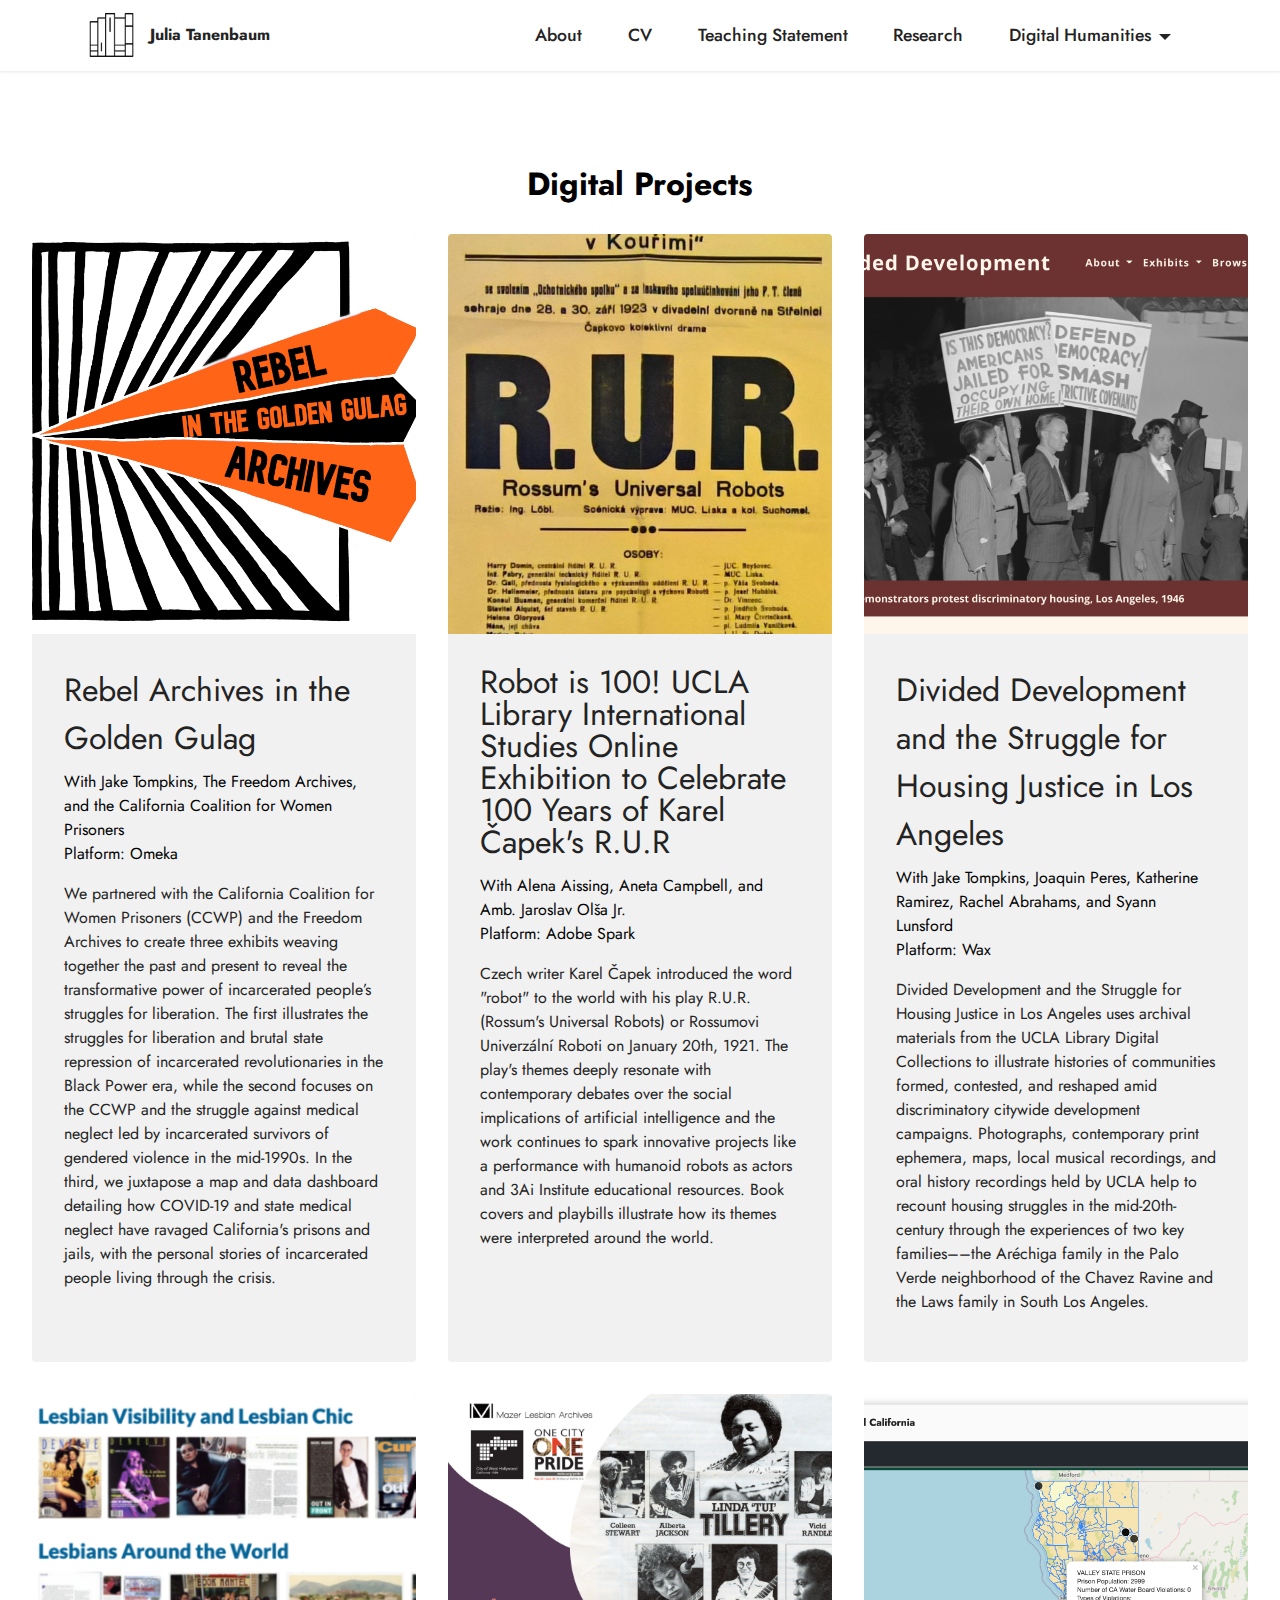
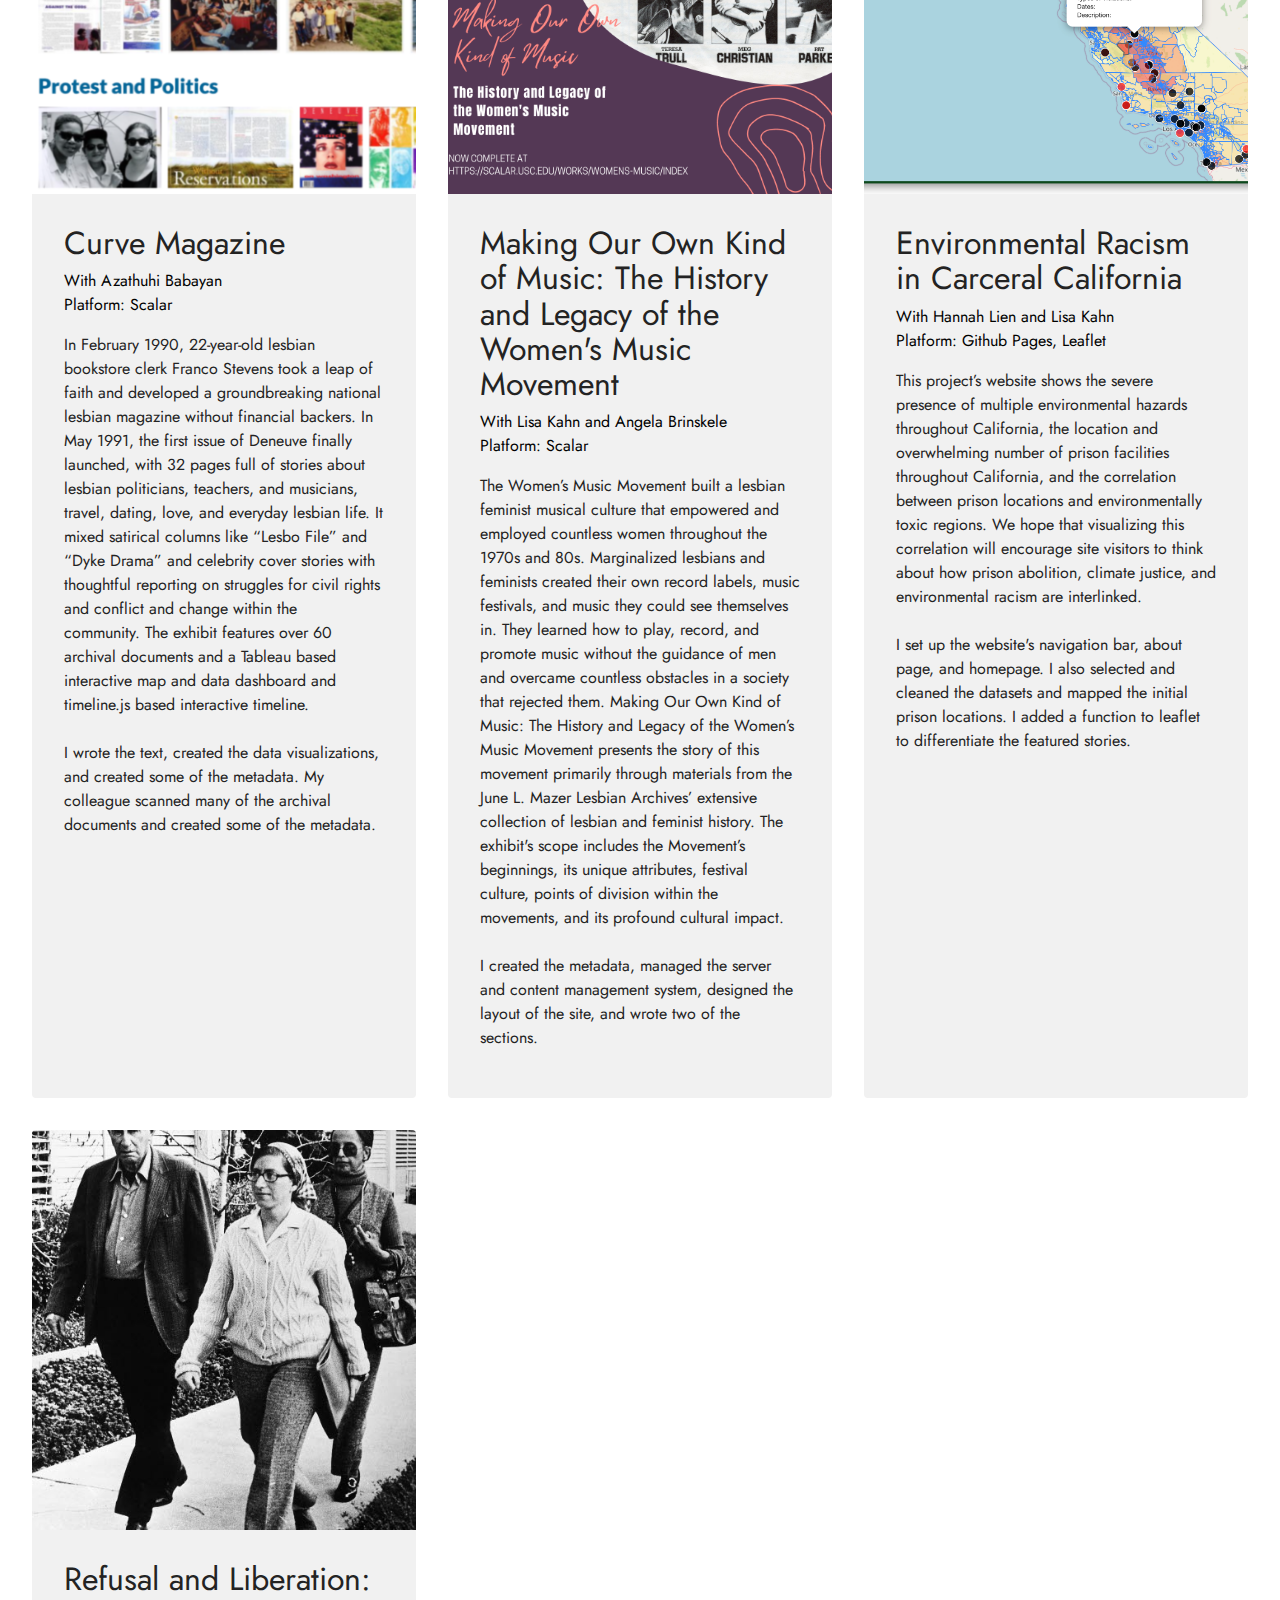
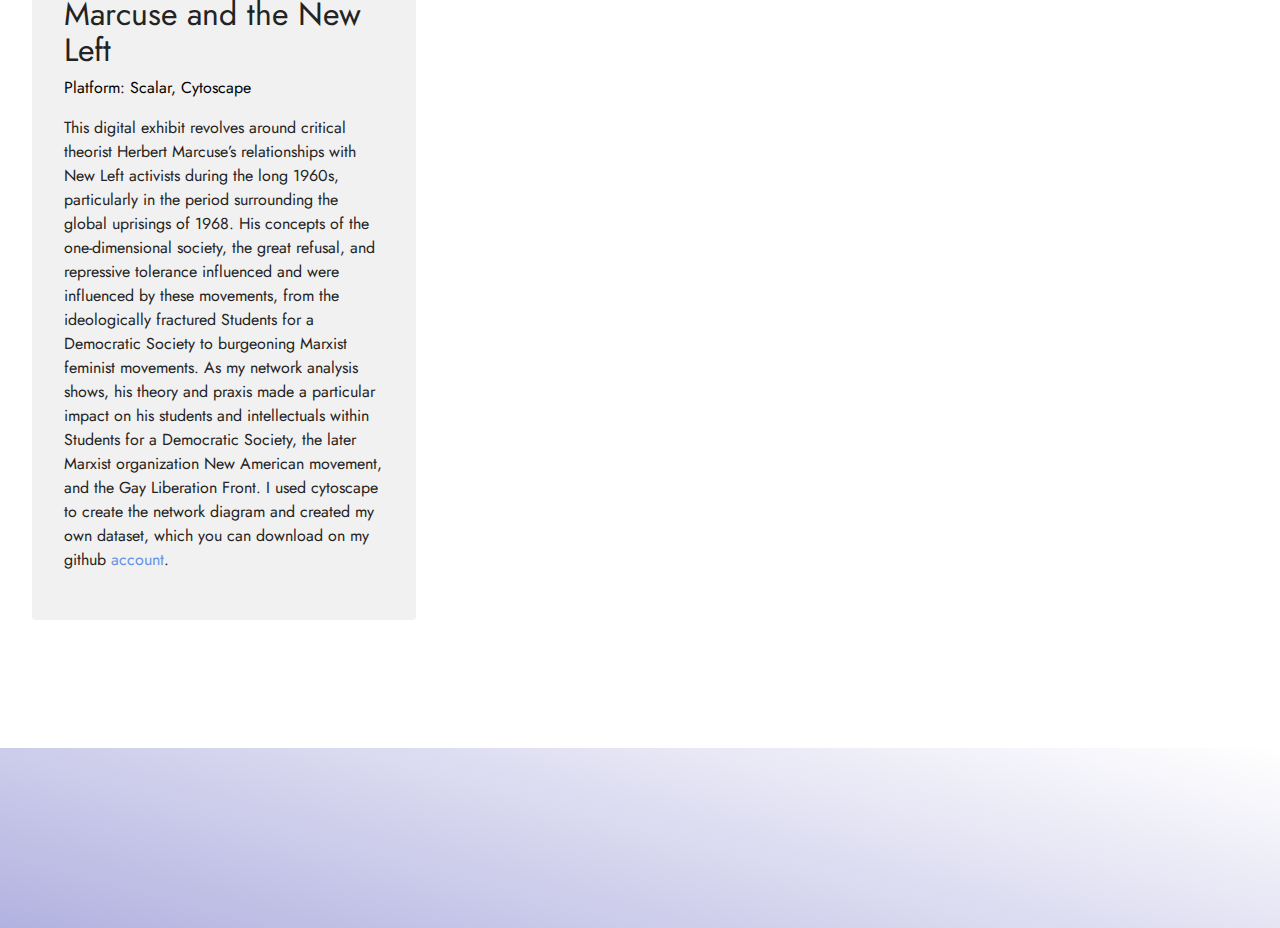
<file: projects.html>
<!DOCTYPE html>
<html  >
<head>
  
  <meta charset="UTF-8">
  <meta http-equiv="X-UA-Compatible" content="IE=edge">
  
  <meta name="viewport" content="width=device-width, initial-scale=1, minimum-scale=1">
  <link rel="shortcut icon" href="assets/images/noun-library-3795654.png" type="image/x-icon">
  <meta name="description" content="">
  
  
  <title>Projects</title>
  <link rel="stylesheet" href="assets/tether/tether.min.css">
  <link rel="stylesheet" href="assets/bootstrap/css/bootstrap.min.css">
  <link rel="stylesheet" href="assets/bootstrap/css/bootstrap-grid.min.css">
  <link rel="stylesheet" href="assets/bootstrap/css/bootstrap-reboot.min.css">
  <link rel="stylesheet" href="assets/dropdown/css/style.css">
  <link rel="stylesheet" href="assets/socicon/css/styles.css">
  <link rel="stylesheet" href="assets/theme/css/style.css">
  <link rel="preload" as="style" href="assets/mobirise/css/mbr-additional.css"><link rel="stylesheet" href="assets/mobirise/css/mbr-additional.css" type="text/css">
  
  
  
  
</head>
<body>
  
  <section class="menu menu1 cid-ssxThvzeO1" once="menu" id="menu1-d">
    

    <nav class="navbar navbar-dropdown navbar-expand-lg">
        <div class="container">
            <div class="navbar-brand">
                <span class="navbar-logo">
                    
                        <img src="assets/images/noun-library-3795654.png" alt="" style="height: 3rem;">
                    
                </span>
                <span class="navbar-caption-wrap"><a class="navbar-caption text-black display-7" href="https://mobiri.se">Julia Tanenbaum</a></span>
            </div>
            <button class="navbar-toggler" type="button" data-toggle="collapse" data-target="#navbarSupportedContent" aria-controls="navbarNavAltMarkup" aria-expanded="false" aria-label="Toggle navigation">
                <div class="hamburger">
                    <span></span>
                    <span></span>
                    <span></span>
                    <span></span>
                </div>
            </button>
            <div class="collapse navbar-collapse" id="navbarSupportedContent">
                <ul class="navbar-nav nav-dropdown nav-right" data-app-modern-menu="true"><li class="nav-item"><a class="nav-link link text-black text-primary display-4" href="index.html">
                            About</a></li><li class="nav-item"><a class="nav-link link text-black text-primary display-4" href="cv.html">CV</a></li>
                    
                    <li class="nav-item"><a class="nav-link link text-black text-primary display-4" href="teaching.html">Teaching Statement</a>
                    </li><li class="nav-item"><a class="nav-link link text-black text-primary display-4" href="page4.html">Research</a></li><li class="nav-item dropdown"><a class="nav-link link text-black text-primary dropdown-toggle display-4" href="#" data-toggle="dropdown-submenu" aria-expanded="false">Digital Humanities</a><div class="dropdown-menu"><a class="text-black text-primary dropdown-item display-4" href="projects.html">Digital Projects<br></a><a class="text-black text-primary dropdown-item display-4" href="page5.html">Intellectual Statement</a></div></li></ul>
                
                
            </div>
        </div>
    </nav>
</section>

<section class="features4 cid-ssy3MnuQDS" id="features4-e">
    
    
    <div class="container-fluid">
        <div class="mbr-section-head">
            <h4 class="mbr-section-title mbr-fonts-style align-center mb-0 display-2">
                <strong>Digital Projects</strong></h4>
            
        </div>
        <div class="row mt-4">
            <div class="item features-image сol-12 col-md-6 col-lg-4 active">
                <div class="item-wrapper">
                    <div class="item-img">
                        <img src="assets/images/js-freethemall1500-2.jpg" alt="" title="" data-slide-to="0">
                    </div>
                    <div class="item-content">
                        <h5 class="item-title mbr-fonts-style display-5"><strong><a href="http://rebelarchives.humspace.ucla.edu" class="text-black">Rebel Archives in the Golden Gulag</a></strong></h5>
                        <h6 class="item-subtitle mbr-fonts-style mt-1 display-7">With Jake Tompkins, The Freedom Archives, and the California Coalition for Women Prisoners<br>Platform: Omeka</h6>
                        <p class="mbr-text mbr-fonts-style mt-3 display-7">We partnered with the California Coalition for Women Prisoners (CCWP) and the Freedom Archives to create three exhibits weaving together the past and present to reveal the transformative power of incarcerated people’s struggles for liberation. The first illustrates the struggles for liberation and brutal state repression of incarcerated revolutionaries in the Black Power era, while the second focuses on the CCWP and the struggle against medical neglect led by incarcerated survivors of gendered violence in the mid-1990s. In the third, we juxtapose a map and data dashboard detailing how COVID-19 and state medical neglect have ravaged California's prisons and jails, with the personal stories of incarcerated people living through the crisis. <br><br></p>
                    </div>
                    
                </div>
            </div><div class="item features-image сol-12 col-md-6 col-lg-4">
                <div class="item-wrapper">
                    <div class="item-img">
                        <img src="assets/images/rur-plakat3.jpeg" alt="" title="" data-slide-to="1">
                    </div>
                    <div class="item-content">
                        <h5 class="item-title mbr-fonts-style display-5"><p><strong><a href="https://spark.adobe.com/page/5gFJRQ3hXeYO5/" class="text-black">Robot is 100! UCLA Library International Studies Online Exhibition to Celebrate 100 Years of Karel Čapek's R.U.R&nbsp;</a></strong></p></h5>
                        <h6 class="item-subtitle mbr-fonts-style mt-1 display-7">With Alena Aissing, Aneta Campbell, and Amb. Jaroslav Olša Jr.<br>Platform: Adobe Spark</h6>
                        <p class="mbr-text mbr-fonts-style mt-3 display-7">Czech writer Karel Čapek introduced the word "robot" to the world with his play R.U.R. (Rossum's Universal Robots) or Rossumovi Univerzální Roboti on January 20th, 1921. The play's themes deeply resonate with contemporary debates over the social implications of artificial intelligence and the work continues to spark innovative projects like a performance with humanoid robots as actors and 3Ai Institute educational resources. Book covers and playbills illustrate how its themes were interpreted around the world.<br><br><br></p>
                    </div>
                    
                </div>
            </div>
            
            <div class="item features-image сol-12 col-md-6 col-lg-4">
                <div class="item-wrapper">
                    <div class="item-img">
                        <img src="assets/images/screen-shot-2021-03-23-at-11.44.02-pm.png" alt="" title="" data-slide-to="2">
                    </div>
                    <div class="item-content">
                        <h5 class="item-title mbr-fonts-style display-5"><strong><a href="https://uclalibrary.github.io/lahousing/" class="text-black">Divided Development and the Struggle for Housing Justice in Los Angeles</a></strong></h5>
                        <h6 class="item-subtitle mbr-fonts-style mt-1 display-7">With Jake Tompkins, Joaquin Peres, Katherine Ramirez, Rachel Abrahams, and Syann Lunsford<br>Platform: Wax</h6>
                        <p class="mbr-text mbr-fonts-style mt-3 display-7">Divided Development and the Struggle for Housing Justice in Los Angeles uses archival materials from the UCLA Library Digital Collections to illustrate histories of communities formed, contested, and reshaped amid discriminatory citywide development campaigns. Photographs, contemporary print ephemera, maps, local musical recordings, and oral history recordings held by UCLA help to recount housing struggles in the mid-20th-century through the experiences of two key families––the Aréchiga family in the Palo Verde neighborhood of the Chavez Ravine and the Laws family in South Los Angeles.<br></p>
                    </div>
                    
                </div>
            </div><div class="item features-image сol-12 col-md-6 col-lg-4">
                <div class="item-wrapper">
                    <div class="item-img">
                        <img src="assets/images/screen-shot-2021-03-23-at-11.25.13-pm-5.png" alt="" title="" data-slide-to="3">
                    </div>
                    <div class="item-content">
                        <h5 class="item-title mbr-fonts-style display-2"><strong><a href="https://scalar.usc.edu/works/curve-magazine-virtual-exhibit/index" class="text-black">Curve Magazine</a>&nbsp;</strong></h5>
                        <h6 class="item-subtitle mbr-fonts-style mt-1 display-7">With Azathuhi Babayan<br>Platform: Scalar</h6>
                        <p class="mbr-text mbr-fonts-style mt-3 display-7">In February 1990, 22-year-old lesbian bookstore clerk Franco Stevens took a leap of faith and developed a groundbreaking national lesbian magazine without financial backers. In May 1991, the first issue of Deneuve finally launched, with 32 pages full of stories about lesbian politicians, teachers, and musicians, travel, dating, love, and everyday lesbian life. It mixed satirical columns like “Lesbo File” and “Dyke Drama” and celebrity cover stories with thoughtful reporting on struggles for civil rights and conflict and change within the community.&nbsp;The exhibit features over 60 archival documents and a Tableau based interactive map and data dashboard and timeline.js based interactive timeline.<br><br>I wrote the text, created the data visualizations, and created some of the metadata. My colleague scanned many of the archival documents and created some of the metadata.</p>
                    </div>
                    
                </div>
            </div><div class="item features-image сol-12 col-md-6 col-lg-4">
                <div class="item-wrapper">
                    <div class="item-img">
                        <img src="assets/images/making-our-own-kind-of-music-1.png" alt="" title="" data-slide-to="3">
                    </div>
                    <div class="item-content">
                        <h5 class="item-title mbr-fonts-style display-2">Making Our Own Kind of Music: The History and Legacy of the Women's Music Movement</h5>
                        <h6 class="item-subtitle mbr-fonts-style mt-1 display-7">With Lisa Kahn and Angela Brinskele<br>Platform: Scalar</h6>
                        <p class="mbr-text mbr-fonts-style mt-3 display-7">The Women’s Music Movement built a lesbian feminist musical culture that empowered and employed countless women throughout the 1970s and 80s. Marginalized lesbians and feminists created their own record labels, music festivals, and music they could see themselves in. They learned how to play, record, and promote music without the guidance of men and overcame countless obstacles in a society that rejected them. Making Our Own Kind of Music: The History and Legacy of the Women’s Music Movement presents the story of this movement primarily through materials from the June L. Mazer Lesbian Archives’ extensive collection of lesbian and feminist history. The exhibit's scope includes the Movement’s beginnings, its unique attributes, festival culture, points of division within the movements, and its profound cultural impact.<br><br>I created the metadata, managed the server and content management system, designed the layout of the site, and wrote two of the sections.&nbsp;</p>
                    </div>
                    
                </div>
            </div><div class="item features-image сol-12 col-md-6 col-lg-4">
                <div class="item-wrapper">
                    <div class="item-img">
                        <img src="assets/images/env.png" alt="" title="" data-slide-to="3">
                    </div>
                    <div class="item-content">
                        <h5 class="item-title mbr-fonts-style display-2"><a href="https://jmtanenbaum.github.io/DHEnviroIncarceration/index.html" class="text-black">Environmental Racism in Carceral California</a></h5>
                        <h6 class="item-subtitle mbr-fonts-style mt-1 display-7">With Hannah Lien and Lisa Kahn<div>Platform: Github Pages, Leaflet&nbsp;</div></h6>
                        <p class="mbr-text mbr-fonts-style mt-3 display-7">This project’s website shows the severe presence of multiple environmental hazards throughout California, the location and overwhelming number of prison facilities throughout California, and the correlation between prison locations and environmentally toxic regions. We hope that visualizing this correlation will encourage site visitors to think about how prison abolition, climate justice, and environmental racism are interlinked.<br><br>I set up the website's navigation bar, about page, and homepage. I also selected and cleaned the datasets and mapped the initial prison locations. I added a function to leaflet to differentiate the featured stories.&nbsp;</p>
                    </div>
                    
                </div>
            </div><div class="item features-image сol-12 col-md-6 col-lg-4">
                <div class="item-wrapper">
                    <div class="item-img">
                        <img src="assets/images/grangeracademic-0115643-lowres.jpg" alt="" title="" data-slide-to="3">
                    </div>
                    <div class="item-content">
                        <h5 class="item-title mbr-fonts-style display-2"><a href="https://scalar.usc.edu/works/refusal-and-liberation-marcuse-and-the-new-left/index" class="text-black">Refusal and Liberation: Marcuse and the New Left</a></h5>
                        <h6 class="item-subtitle mbr-fonts-style mt-1 display-7"><div>Platform: Scalar, Cytoscape</div></h6>
                        <p class="mbr-text mbr-fonts-style mt-3 display-7">This digital exhibit revolves around critical theorist Herbert Marcuse’s relationships with New Left activists during the long 1960s, particularly in the period surrounding the global uprisings of 1968. His concepts of the one-dimensional society, the great refusal, and repressive tolerance influenced and were influenced by these movements, from the ideologically fractured Students for a Democratic Society to burgeoning Marxist feminist movements. As my network analysis shows, his theory and praxis made a particular impact on his students and intellectuals within Students for a Democratic Society, the later Marxist organization New American movement, and the Gay Liberation Front. I used cytoscape to create the network diagram and created my own dataset, which you can download on my github <a href="https://github.com/jmtanenbaum/cytoscape" class="text-primary">account</a>.<br></p>
                    </div>
                    
                </div>
            </div>

        </div>
    </div>
</section>

<section class="mbr-section gradient cid-JYUU3E3ZbO" id="design-block-JYUU3E3ZbO">
    
</section><section id="top-1" hidden><a href="https://mobirise.site"></a></section><script src="assets/web/assets/jquery/jquery.min.js"></script>  <script src="assets/popper/popper.min.js"></script>  <script src="assets/tether/tether.min.js"></script>  <script src="assets/bootstrap/js/bootstrap.min.js"></script>  <script src="assets/smoothscroll/smooth-scroll.js"></script>  <script src="assets/dropdown/js/nav-dropdown.js"></script>  <script src="assets/dropdown/js/navbar-dropdown.js"></script>  <script src="assets/touchswipe/jquery.touch-swipe.min.js"></script>  <script src="assets/theme/js/script.js"></script>  
  
  
</body>
</html>
</file>
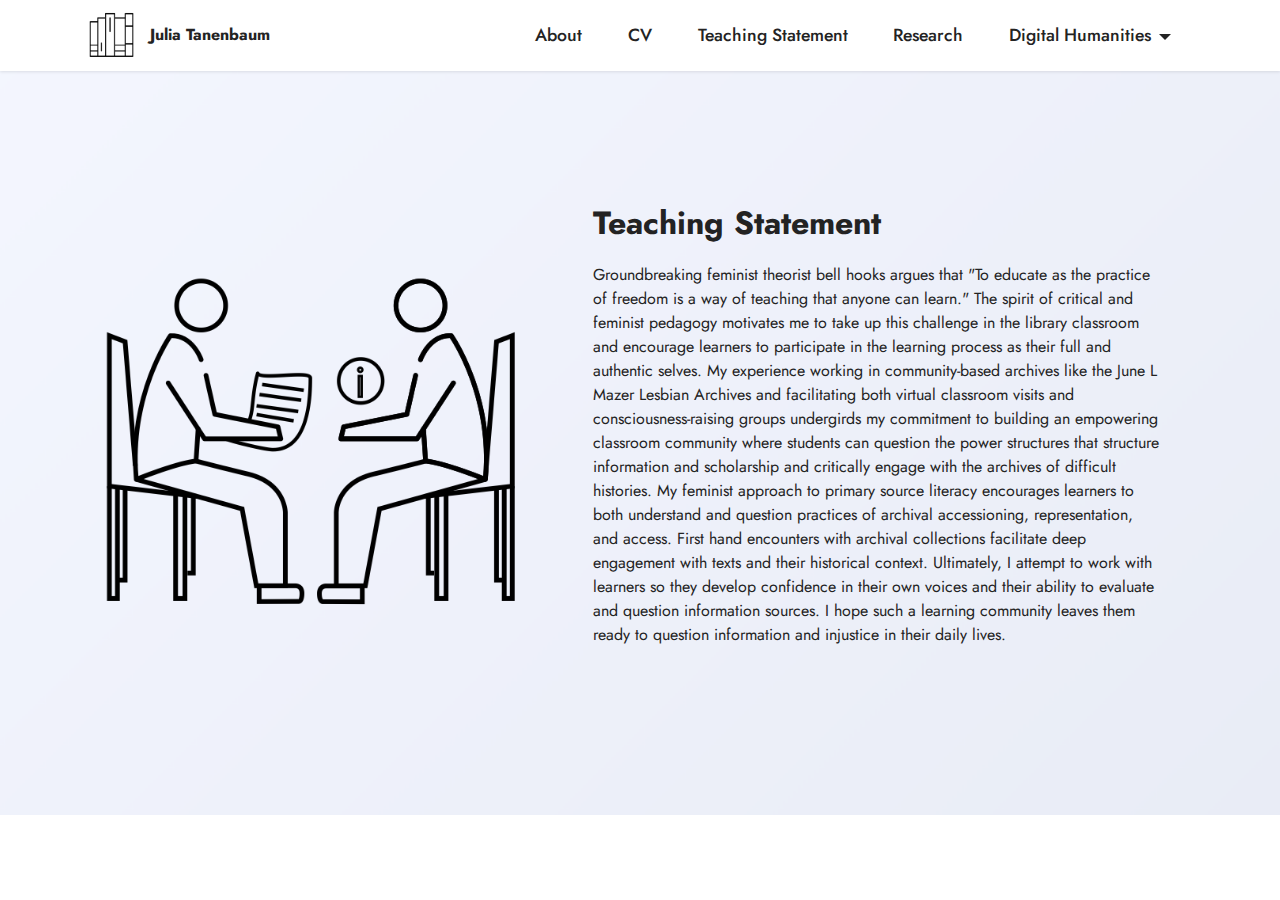
<file: teaching.html>
<!DOCTYPE html>
<html  >
<head>
  
  <meta charset="UTF-8">
  <meta http-equiv="X-UA-Compatible" content="IE=edge">
  
  <meta name="viewport" content="width=device-width, initial-scale=1, minimum-scale=1">
  <link rel="shortcut icon" href="assets/images/noun-library-3795654.png" type="image/x-icon">
  <meta name="description" content="">
  
  
  <title>Teaching</title>
  <link rel="stylesheet" href="assets/tether/tether.min.css">
  <link rel="stylesheet" href="assets/bootstrap/css/bootstrap.min.css">
  <link rel="stylesheet" href="assets/bootstrap/css/bootstrap-grid.min.css">
  <link rel="stylesheet" href="assets/bootstrap/css/bootstrap-reboot.min.css">
  <link rel="stylesheet" href="assets/dropdown/css/style.css">
  <link rel="stylesheet" href="assets/socicon/css/styles.css">
  <link rel="stylesheet" href="assets/theme/css/style.css">
  <link rel="preload" as="style" href="assets/mobirise/css/mbr-additional.css"><link rel="stylesheet" href="assets/mobirise/css/mbr-additional.css" type="text/css">
  
  
  
  
</head>
<body>
  
  <section class="menu menu1 cid-ssxThvzeO1" once="menu" id="menu1-c">
    

    <nav class="navbar navbar-dropdown navbar-expand-lg">
        <div class="container">
            <div class="navbar-brand">
                <span class="navbar-logo">
                    
                        <img src="assets/images/noun-library-3795654.png" alt="" style="height: 3rem;">
                    
                </span>
                <span class="navbar-caption-wrap"><a class="navbar-caption text-black display-7" href="https://mobiri.se">Julia Tanenbaum</a></span>
            </div>
            <button class="navbar-toggler" type="button" data-toggle="collapse" data-target="#navbarSupportedContent" aria-controls="navbarNavAltMarkup" aria-expanded="false" aria-label="Toggle navigation">
                <div class="hamburger">
                    <span></span>
                    <span></span>
                    <span></span>
                    <span></span>
                </div>
            </button>
            <div class="collapse navbar-collapse" id="navbarSupportedContent">
                <ul class="navbar-nav nav-dropdown nav-right" data-app-modern-menu="true"><li class="nav-item"><a class="nav-link link text-black text-primary display-4" href="index.html">
                            About</a></li><li class="nav-item"><a class="nav-link link text-black text-primary display-4" href="cv.html">CV</a></li>
                    
                    <li class="nav-item"><a class="nav-link link text-black text-primary display-4" href="teaching.html">Teaching Statement</a>
                    </li><li class="nav-item"><a class="nav-link link text-black text-primary display-4" href="page4.html">Research</a></li><li class="nav-item dropdown"><a class="nav-link link text-black text-primary dropdown-toggle display-4" href="#" data-toggle="dropdown-submenu" aria-expanded="false">Digital Humanities</a><div class="dropdown-menu"><a class="text-black text-primary dropdown-item display-4" href="projects.html">Digital Projects<br></a><a class="text-black text-primary dropdown-item display-4" href="page5.html">Intellectual Statement</a></div></li></ul>
                
                
            </div>
        </div>
    </nav>
</section>

<section class="image1 cid-ssy6YpH831" id="image1-j">
    

    <div class="mbr-overlay" style="opacity: 0.9; background-color: rgb(255, 255, 255);">
    </div>

    <div class="container">
        <div class="row align-items-center">
            <div class="col-12 col-lg-5">
                <div class="image-wrapper">
                    <img src="assets/images/noun-discussion-1896477.png" alt="">
                    <p class="mbr-description mbr-fonts-style pt-2 align-center display-7"></p>
                </div>
            </div>
            <div class="col-12 col-lg">
                <div class="text-wrapper">
                    <h3 class="mbr-section-title mbr-fonts-style mb-3 display-5">
                        <strong>Teaching Statement</strong></h3>
                    <p class="mbr-text mbr-fonts-style display-7">Groundbreaking feminist theorist bell hooks argues that "To educate as the practice of freedom is a way of teaching that anyone can learn." The spirit of critical and feminist pedagogy motivates me to take up this challenge in the library classroom and encourage learners to participate in the learning process as their full and authentic selves. My experience working in community-based archives like the June L Mazer Lesbian Archives and facilitating both virtual classroom visits and consciousness-raising groups undergirds my commitment to building an empowering classroom community where students can question the power structures that structure information and scholarship and critically engage with the archives of difficult histories. My feminist approach to primary source literacy encourages learners to both understand and question practices of archival accessioning, representation, and access. First hand encounters with archival collections facilitate deep engagement with texts and their historical context. Ultimately, I attempt to work with learners so they develop confidence in their own voices and their ability to evaluate and question information sources. I hope such a learning community leaves them ready to question information and injustice in their daily lives.<br><br></p>
                </div>
            </div>
        </div>
    </div>
</section><section id="top-1" hidden><a href="https://mobirise.site"></a></section><script src="assets/web/assets/jquery/jquery.min.js"></script>  <script src="assets/popper/popper.min.js"></script>  <script src="assets/tether/tether.min.js"></script>  <script src="assets/bootstrap/js/bootstrap.min.js"></script>  <script src="assets/smoothscroll/smooth-scroll.js"></script>  <script src="assets/dropdown/js/nav-dropdown.js"></script>  <script src="assets/dropdown/js/navbar-dropdown.js"></script>  <script src="assets/touchswipe/jquery.touch-swipe.min.js"></script>  <script src="assets/theme/js/script.js"></script>  
  
  
</body>
</html>
</file>
<file: assets/web/assets/mobirise-icons2/mobirise2.css>
@font-face {
  font-family: 'Moririse2';
  font-display: swap;
  src:  url('mobirise2.eot?f2bix4');
  src:  url('mobirise2.eot?f2bix4#iefix') format('embedded-opentype'),
    url('mobirise2.ttf?f2bix4') format('truetype'),
    url('mobirise2.woff?f2bix4') format('woff'),
    url('mobirise2.svg?f2bix4#mobirise2') format('svg');
  font-weight: normal;
  font-style: normal;
}

[class^="mobi-"], [class*=" mobi-"] {
  /* use !important to prevent issues with browser extensions that change fonts */
  font-family: 'Moririse2' !important;
  speak: none;
  font-style: normal;
  font-weight: normal;
  font-variant: normal;
  text-transform: none;
  line-height: 1;

  /* Better Font Rendering =========== */
  -webkit-font-smoothing: antialiased;
  -moz-osx-font-smoothing: grayscale;
}

.mobi-mbri-add-submenu:before {
  content: "\e900";
}
.mobi-mbri-alert:before {
  content: "\e901";
}
.mobi-mbri-align-center:before {
  content: "\e902";
}
.mobi-mbri-align-justify:before {
  content: "\e903";
}
.mobi-mbri-align-left:before {
  content: "\e904";
}
.mobi-mbri-align-right:before {
  content: "\e905";
}
.mobi-mbri-android:before {
  content: "\e906";
}
.mobi-mbri-apple:before {
  content: "\e907";
}
.mobi-mbri-arrow-down:before {
  content: "\e908";
}
.mobi-mbri-arrow-next:before {
  content: "\e909";
}
.mobi-mbri-arrow-prev:before {
  content: "\e90a";
}
.mobi-mbri-arrow-up:before {
  content: "\e90b";
}
.mobi-mbri-bold:before {
  content: "\e90c";
}
.mobi-mbri-bookmark:before {
  content: "\e90d";
}
.mobi-mbri-bootstrap:before {
  content: "\e90e";
}
.mobi-mbri-briefcase:before {
  content: "\e90f";
}
.mobi-mbri-browse:before {
  content: "\e910";
}
.mobi-mbri-bulleted-list:before {
  content: "\e911";
}
.mobi-mbri-calendar:before {
  content: "\e912";
}
.mobi-mbri-camera:before {
  content: "\e913";
}
.mobi-mbri-cart-add:before {
  content: "\e914";
}
.mobi-mbri-cart-full:before {
  content: "\e915";
}
.mobi-mbri-cash:before {
  content: "\e916";
}
.mobi-mbri-change-style:before {
  content: "\e917";
}
.mobi-mbri-chat:before {
  content: "\e918";
}
.mobi-mbri-clock:before {
  content: "\e919";
}
.mobi-mbri-close:before {
  content: "\e91a";
}
.mobi-mbri-cloud:before {
  content: "\e91b";
}
.mobi-mbri-code:before {
  content: "\e91c";
}
.mobi-mbri-contact-form:before {
  content: "\e91d";
}
.mobi-mbri-credit-card:before {
  content: "\e91e";
}
.mobi-mbri-cursor-click:before {
  content: "\e91f";
}
.mobi-mbri-cust-feedback:before {
  content: "\e920";
}
.mobi-mbri-database:before {
  content: "\e921";
}
.mobi-mbri-delivery:before {
  content: "\e922";
}
.mobi-mbri-desktop:before {
  content: "\e923";
}
.mobi-mbri-devices:before {
  content: "\e924";
}
.mobi-mbri-down:before {
  content: "\e925";
}
.mobi-mbri-download-2:before {
  content: "\e926";
}
.mobi-mbri-download:before {
  content: "\e927";
}
.mobi-mbri-drag-n-drop-2:before {
  content: "\e928";
}
.mobi-mbri-drag-n-drop:before {
  content: "\e929";
}
.mobi-mbri-edit-2:before {
  content: "\e92a";
}
.mobi-mbri-edit:before {
  content: "\e92b";
}
.mobi-mbri-error:before {
  content: "\e92c";
}
.mobi-mbri-extension:before {
  content: "\e92d";
}
.mobi-mbri-features:before {
  content: "\e92e";
}
.mobi-mbri-file:before {
  content: "\e92f";
}
.mobi-mbri-flag:before {
  content: "\e930";
}
.mobi-mbri-folder:before {
  content: "\e931";
}
.mobi-mbri-gift:before {
  content: "\e932";
}
.mobi-mbri-github:before {
  content: "\e933";
}
.mobi-mbri-globe-2:before {
  content: "\e934";
}
.mobi-mbri-globe:before {
  content: "\e935";
}
.mobi-mbri-growing-chart:before {
  content: "\e936";
}
.mobi-mbri-hearth:before {
  content: "\e937";
}
.mobi-mbri-help:before {
  content: "\e938";
}
.mobi-mbri-home:before {
  content: "\e939";
}
.mobi-mbri-hot-cup:before {
  content: "\e93a";
}
.mobi-mbri-idea:before {
  content: "\e93b";
}
.mobi-mbri-image-gallery:before {
  content: "\e93c";
}
.mobi-mbri-image-slider:before {
  content: "\e93d";
}
.mobi-mbri-info:before {
  content: "\e93e";
}
.mobi-mbri-italic:before {
  content: "\e93f";
}
.mobi-mbri-key:before {
  content: "\e940";
}
.mobi-mbri-laptop:before {
  content: "\e941";
}
.mobi-mbri-layers:before {
  content: "\e942";
}
.mobi-mbri-left-right:before {
  content: "\e943";
}
.mobi-mbri-left:before {
  content: "\e944";
}
.mobi-mbri-letter:before {
  content: "\e945";
}
.mobi-mbri-like:before {
  content: "\e946";
}
.mobi-mbri-link:before {
  content: "\e947";
}
.mobi-mbri-lock:before {
  content: "\e948";
}
.mobi-mbri-login:before {
  content: "\e949";
}
.mobi-mbri-logout:before {
  content: "\e94a";
}
.mobi-mbri-magic-stick:before {
  content: "\e94b";
}
.mobi-mbri-map-pin:before {
  content: "\e94c";
}
.mobi-mbri-menu:before {
  content: "\e94d";
}
.mobi-mbri-mobile-2:before {
  content: "\e94e";
}
.mobi-mbri-mobile-horizontal:before {
  content: "\e94f";
}
.mobi-mbri-mobile:before {
  content: "\e950";
}
.mobi-mbri-mobirise:before {
  content: "\e951";
}
.mobi-mbri-more-horizontal:before {
  content: "\e952";
}
.mobi-mbri-more-vertical:before {
  content: "\e953";
}
.mobi-mbri-music:before {
  content: "\e954";
}
.mobi-mbri-new-file:before {
  content: "\e955";
}
.mobi-mbri-numbered-list:before {
  content: "\e956";
}
.mobi-mbri-opened-folder:before {
  content: "\e957";
}
.mobi-mbri-pages:before {
  content: "\e958";
}
.mobi-mbri-paper-plane:before {
  content: "\e959";
}
.mobi-mbri-paperclip:before {
  content: "\e95a";
}
.mobi-mbri-phone:before {
  content: "\e95b";
}
.mobi-mbri-photo:before {
  content: "\e95c";
}
.mobi-mbri-photos:before {
  content: "\e95d";
}
.mobi-mbri-pin:before {
  content: "\e95e";
}
.mobi-mbri-play:before {
  content: "\e95f";
}
.mobi-mbri-plus:before {
  content: "\e960";
}
.mobi-mbri-preview:before {
  content: "\e961";
}
.mobi-mbri-print:before {
  content: "\e962";
}
.mobi-mbri-protect:before {
  content: "\e963";
}
.mobi-mbri-question:before {
  content: "\e964";
}
.mobi-mbri-quote-left:before {
  content: "\e965";
}
.mobi-mbri-quote-right:before {
  content: "\e966";
}
.mobi-mbri-redo:before {
  content: "\e967";
}
.mobi-mbri-refresh:before {
  content: "\e968";
}
.mobi-mbri-responsive-2:before {
  content: "\e969";
}
.mobi-mbri-responsive:before {
  content: "\e96a";
}
.mobi-mbri-right:before {
  content: "\e96b";
}
.mobi-mbri-rocket:before {
  content: "\e96c";
}
.mobi-mbri-sad-face:before {
  content: "\e96d";
}
.mobi-mbri-sale:before {
  content: "\e96e";
}
.mobi-mbri-save:before {
  content: "\e96f";
}
.mobi-mbri-search:before {
  content: "\e970";
}
.mobi-mbri-setting-2:before {
  content: "\e971";
}
.mobi-mbri-setting-3:before {
  content: "\e972";
}
.mobi-mbri-setting:before {
  content: "\e973";
}
.mobi-mbri-share:before {
  content: "\e974";
}
.mobi-mbri-shopping-bag:before {
  content: "\e975";
}
.mobi-mbri-shopping-basket:before {
  content: "\e976";
}
.mobi-mbri-shopping-cart:before {
  content: "\e977";
}
.mobi-mbri-sites:before {
  content: "\e978";
}
.mobi-mbri-smile-face:before {
  content: "\e979";
}
.mobi-mbri-speed:before {
  content: "\e97a";
}
.mobi-mbri-star:before {
  content: "\e97b";
}
.mobi-mbri-success:before {
  content: "\e97c";
}
.mobi-mbri-sun:before {
  content: "\e97d";
}
.mobi-mbri-sun2:before {
  content: "\e97e";
}
.mobi-mbri-tablet-vertical:before {
  content: "\e97f";
}
.mobi-mbri-tablet:before {
  content: "\e980";
}
.mobi-mbri-target:before {
  content: "\e981";
}
.mobi-mbri-timer:before {
  content: "\e982";
}
.mobi-mbri-to-ftp:before {
  content: "\e983";
}
.mobi-mbri-to-local-drive:before {
  content: "\e984";
}
.mobi-mbri-touch-swipe:before {
  content: "\e985";
}
.mobi-mbri-touch:before {
  content: "\e986";
}
.mobi-mbri-trash:before {
  content: "\e987";
}
.mobi-mbri-underline:before {
  content: "\e988";
}
.mobi-mbri-undo:before {
  content: "\e989";
}
.mobi-mbri-unlink:before {
  content: "\e98a";
}
.mobi-mbri-unlock:before {
  content: "\e98b";
}
.mobi-mbri-up-down:before {
  content: "\e98c";
}
.mobi-mbri-up:before {
  content: "\e98d";
}
.mobi-mbri-update:before {
  content: "\e98e";
}
.mobi-mbri-upload-2:before {
  content: "\e98f";
}
.mobi-mbri-upload:before {
  content: "\e990";
}
.mobi-mbri-user-2:before {
  content: "\e991";
}
.mobi-mbri-user:before {
  content: "\e992";
}
.mobi-mbri-users:before {
  content: "\e993";
}
.mobi-mbri-video-play:before {
  content: "\e994";
}
.mobi-mbri-video:before {
  content: "\e995";
}
.mobi-mbri-watch:before {
  content: "\e996";
}
.mobi-mbri-website-theme-2:before {
  content: "\e997";
}
.mobi-mbri-website-theme:before {
  content: "\e998";
}
.mobi-mbri-wifi:before {
  content: "\e999";
}
.mobi-mbri-windows:before {
  content: "\e99a";
}
.mobi-mbri-zoom-in:before {
  content: "\e99b";
}
.mobi-mbri-zoom-out:before {
  content: "\e99c";
}
</file>
<file: assets/dropdown/css/style.css>
.navbar-dropdown {
  left: 0;
  padding: 0;
  position: absolute;
  right: 0;
  top: 0;
  transition: all 0.45s ease;
  z-index: 1030;
  background: #282828; }
  .navbar-dropdown .navbar-logo {
    margin-right: 0.8rem;
    transition: margin 0.3s ease-in-out;
    vertical-align: middle; }
    .navbar-dropdown .navbar-logo img {
      height: 3.125rem;
      transition: all 0.3s ease-in-out; }
    .navbar-dropdown .navbar-logo.mbr-iconfont {
      font-size: 3.125rem;
      line-height: 3.125rem; }
  .navbar-dropdown .navbar-caption {
    font-weight: 700;
    white-space: normal;
    vertical-align: -4px;
    line-height: 3.125rem !important; }
    .navbar-dropdown .navbar-caption, .navbar-dropdown .navbar-caption:hover {
      color: inherit;
      text-decoration: none; }
  .navbar-dropdown .mbr-iconfont + .navbar-caption {
    vertical-align: -1px; }
  .navbar-dropdown.navbar-fixed-top {
    position: fixed; }
  .navbar-dropdown .navbar-brand span {
    vertical-align: -4px; }
  .navbar-dropdown.bg-color.transparent {
    background: none; }
  .navbar-dropdown.navbar-short .navbar-brand {
    padding: 0.625rem 0; }
    .navbar-dropdown.navbar-short .navbar-brand span {
      vertical-align: -1px; }
  .navbar-dropdown.navbar-short .navbar-caption {
    line-height: 2.375rem !important;
    vertical-align: -2px; }
  .navbar-dropdown.navbar-short .navbar-logo {
    margin-right: 0.5rem; }
    .navbar-dropdown.navbar-short .navbar-logo img {
      height: 2.375rem; }
    .navbar-dropdown.navbar-short .navbar-logo.mbr-iconfont {
      font-size: 2.375rem;
      line-height: 2.375rem; }
  .navbar-dropdown.navbar-short .mbr-table-cell {
    height: 3.625rem; }
  .navbar-dropdown .navbar-close {
    left: 0.6875rem;
    position: fixed;
    top: 0.75rem;
    z-index: 1000; }
  .navbar-dropdown .hamburger-icon {
    content: "";
    display: inline-block;
    vertical-align: middle;
    width: 16px;
    -webkit-box-shadow: 0 -6px 0 1px #282828,0 0 0 1px #282828,0 6px 0 1px #282828;
    -moz-box-shadow: 0 -6px 0 1px #282828,0 0 0 1px #282828,0 6px 0 1px #282828;
    box-shadow: 0 -6px 0 1px #282828,0 0 0 1px #282828,0 6px 0 1px #282828; }

.dropdown-menu .dropdown-toggle[data-toggle="dropdown-submenu"]::after {
  border-bottom: 0.35em solid transparent;
  border-left: 0.35em solid;
  border-right: 0;
  border-top: 0.35em solid transparent;
  margin-left: 0.3rem; }

.dropdown-menu .dropdown-item:focus {
  outline: 0; }

.nav-dropdown {
  font-size: 0.75rem;
  font-weight: 500;
  height: auto !important; }
  .nav-dropdown .nav-btn {
    padding-left: 1rem; }
  .nav-dropdown .link {
    margin: .667em 1.667em;
    font-weight: 500;
    padding: 0;
    transition: color .2s ease-in-out; }
    .nav-dropdown .link.dropdown-toggle {
      margin-right: 2.583em; }
      .nav-dropdown .link.dropdown-toggle::after {
        margin-left: .25rem;
        border-top: 0.35em solid;
        border-right: 0.35em solid transparent;
        border-left: 0.35em solid transparent;
        border-bottom: 0; }
      .nav-dropdown .link.dropdown-toggle[aria-expanded="true"] {
        margin: 0;
        padding: 0.667em 3.263em  0.667em 1.667em; }
  .nav-dropdown .link::after,
  .nav-dropdown .dropdown-item::after {
    color: inherit; }
  .nav-dropdown .btn {
    font-size: 0.75rem;
    font-weight: 700;
    letter-spacing: 0;
    margin-bottom: 0;
    padding-left: 1.25rem;
    padding-right: 1.25rem; }
  .nav-dropdown .dropdown-menu {
    border-radius: 0;
    border: 0;
    left: 0;
    margin: 0;
    padding-bottom: 1.25rem;
    padding-top: 1.25rem;
    position: relative; }
  .nav-dropdown .dropdown-submenu {
    margin-left: 0.125rem;
    top: 0; }
  .nav-dropdown .dropdown-item {
    font-weight: 500;
    line-height: 2;
    padding: 0.3846em 4.615em 0.3846em 1.5385em;
    position: relative;
    transition: color .2s ease-in-out, background-color .2s ease-in-out; }
    .nav-dropdown .dropdown-item::after {
      margin-top: -0.3077em;
      position: absolute;
      right: 1.1538em;
      top: 50%; }
    .nav-dropdown .dropdown-item:focus, .nav-dropdown .dropdown-item:hover {
      background: none; }

@media (max-width: 767px) {
  .nav-dropdown.navbar-toggleable-sm {
    bottom: 0;
    display: none;
    left: 0;
    overflow-x: hidden;
    position: fixed;
    top: 0;
    transform: translateX(-100%);
    -ms-transform: translateX(-100%);
    -webkit-transform: translateX(-100%);
    width: 18.75rem;
    z-index: 999; } }
.nav-dropdown.navbar-toggleable-xl {
  bottom: 0;
  display: none;
  left: 0;
  overflow-x: hidden;
  position: fixed;
  top: 0;
  transform: translateX(-100%);
  -ms-transform: translateX(-100%);
  -webkit-transform: translateX(-100%);
  width: 18.75rem;
  z-index: 999; }

.nav-dropdown-sm {
  display: block !important;
  overflow-x: hidden;
  overflow: auto;
  padding-top: 3.875rem; }
  .nav-dropdown-sm::after {
    content: "";
    display: block;
    height: 3rem;
    width: 100%; }
  .nav-dropdown-sm.collapse.in ~ .navbar-close {
    display: block !important; }
  .nav-dropdown-sm.collapsing, .nav-dropdown-sm.collapse.in {
    transform: translateX(0);
    -ms-transform: translateX(0);
    -webkit-transform: translateX(0);
    transition: all 0.25s ease-out;
    -webkit-transition: all 0.25s ease-out;
    background: #282828; }
  .nav-dropdown-sm.collapsing[aria-expanded="false"] {
    transform: translateX(-100%);
    -ms-transform: translateX(-100%);
    -webkit-transform: translateX(-100%); }
  .nav-dropdown-sm .nav-item {
    display: block;
    margin-left: 0 !important;
    padding-left: 0; }
  .nav-dropdown-sm .link,
  .nav-dropdown-sm .dropdown-item {
    border-top: 1px dotted rgba(255, 255, 255, 0.1);
    font-size: 0.8125rem;
    line-height: 1.6;
    margin: 0 !important;
    padding: 0.875rem 2.4rem 0.875rem 1.5625rem !important;
    position: relative;
    white-space: normal; }
    .nav-dropdown-sm .link:focus, .nav-dropdown-sm .link:hover,
    .nav-dropdown-sm .dropdown-item:focus,
    .nav-dropdown-sm .dropdown-item:hover {
      background: rgba(0, 0, 0, 0.2) !important;
      color: #c0a375; }
  .nav-dropdown-sm .nav-btn {
    position: relative;
    padding: 1.5625rem 1.5625rem 0 1.5625rem; }
    .nav-dropdown-sm .nav-btn::before {
      border-top: 1px dotted rgba(255, 255, 255, 0.1);
      content: "";
      left: 0;
      position: absolute;
      top: 0;
      width: 100%; }
    .nav-dropdown-sm .nav-btn + .nav-btn {
      padding-top: 0.625rem; }
      .nav-dropdown-sm .nav-btn + .nav-btn::before {
        display: none; }
  .nav-dropdown-sm .btn {
    padding: 0.625rem 0; }
  .nav-dropdown-sm .dropdown-toggle[data-toggle="dropdown-submenu"]::after {
    margin-left: .25rem;
    border-top: 0.35em solid;
    border-right: 0.35em solid transparent;
    border-left: 0.35em solid transparent;
    border-bottom: 0; }
  .nav-dropdown-sm .dropdown-toggle[data-toggle="dropdown-submenu"][aria-expanded="true"]::after {
    border-top: 0;
    border-right: 0.35em solid transparent;
    border-left: 0.35em solid transparent;
    border-bottom: 0.35em solid; }
  .nav-dropdown-sm .dropdown-menu {
    margin: 0;
    padding: 0;
    position: relative;
    top: 0;
    left: 0;
    width: 100%;
    border: 0;
    float: none;
    border-radius: 0;
    background: none; }
  .nav-dropdown-sm .dropdown-submenu {
    left: 100%;
    margin-left: 0.125rem;
    margin-top: -1.25rem;
    top: 0; }

.navbar-toggleable-sm .nav-dropdown .dropdown-menu {
  position: absolute; }

.navbar-toggleable-sm .nav-dropdown .dropdown-submenu {
  left: 100%;
  margin-left: 0.125rem;
  margin-top: -1.25rem;
  top: 0; }

.navbar-toggleable-sm.opened .nav-dropdown .dropdown-menu {
  position: relative; }

.navbar-toggleable-sm.opened .nav-dropdown .dropdown-submenu {
  left: 0;
  margin-left: 00rem;
  margin-top: 0rem;
  top: 0; }

.is-builder .nav-dropdown.collapsing {
  transition: none !important; }

/*# sourceMappingURL=style.css.map */
</file>
<file: assets/socicon/css/styles.css>
@charset "UTF-8";

@font-face {
  font-family: 'Socicon';
  src:  url('../fonts/socicon.eot');
  src:  url('../fonts/socicon.eot?#iefix') format('embedded-opentype'),
    url('../fonts/socicon.woff2') format('woff2'),
    url('../fonts/socicon.ttf') format('truetype'),
    url('../fonts/socicon.woff') format('woff'),
    url('../fonts/socicon.svg#socicon') format('svg');
  font-weight: normal;
  font-style: normal;
  font-display: swap;
}

[data-icon]:before {
  font-family: "socicon" !important;
  content: attr(data-icon);
  font-style: normal !important;
  font-weight: normal !important;
  font-variant: normal !important;
  text-transform: none !important;
  speak: none;
  line-height: 1;
  -webkit-font-smoothing: antialiased;
  -moz-osx-font-smoothing: grayscale;
}

[class^="socicon-"], [class*=" socicon-"] {
  /* use !important to prevent issues with browser extensions that change fonts */
  font-family: 'Socicon' !important;
  speak: none;
  font-style: normal;
  font-weight: normal;
  font-variant: normal;
  text-transform: none;
  line-height: 1;

  /* Better Font Rendering =========== */
  -webkit-font-smoothing: antialiased;
  -moz-osx-font-smoothing: grayscale;
}

.socicon-eitaa:before {
  content: "\e97c";
}
.socicon-soroush:before {
  content: "\e97d";
}
.socicon-bale:before {
  content: "\e97e";
}
.socicon-zazzle:before {
  content: "\e97b";
}
.socicon-society6:before {
  content: "\e97a";
}
.socicon-redbubble:before {
  content: "\e979";
}
.socicon-avvo:before {
  content: "\e978";
}
.socicon-stitcher:before {
  content: "\e977";
}
.socicon-googlehangouts:before {
  content: "\e974";
}
.socicon-dlive:before {
  content: "\e975";
}
.socicon-vsco:before {
  content: "\e976";
}
.socicon-flipboard:before {
  content: "\e973";
}
.socicon-ubuntu:before {
  content: "\e958";
}
.socicon-artstation:before {
  content: "\e959";
}
.socicon-invision:before {
  content: "\e95a";
}
.socicon-torial:before {
  content: "\e95b";
}
.socicon-collectorz:before {
  content: "\e95c";
}
.socicon-seenthis:before {
  content: "\e95d";
}
.socicon-googleplaymusic:before {
  content: "\e95e";
}
.socicon-debian:before {
  content: "\e95f";
}
.socicon-filmfreeway:before {
  content: "\e960";
}
.socicon-gnome:before {
  content: "\e961";
}
.socicon-itchio:before {
  content: "\e962";
}
.socicon-jamendo:before {
  content: "\e963";
}
.socicon-mix:before {
  content: "\e964";
}
.socicon-sharepoint:before {
  content: "\e965";
}
.socicon-tinder:before {
  content: "\e966";
}
.socicon-windguru:before {
  content: "\e967";
}
.socicon-cdbaby:before {
  content: "\e968";
}
.socicon-elementaryos:before {
  content: "\e969";
}
.socicon-stage32:before {
  content: "\e96a";
}
.socicon-tiktok:before {
  content: "\e96b";
}
.socicon-gitter:before {
  content: "\e96c";
}
.socicon-letterboxd:before {
  content: "\e96d";
}
.socicon-threema:before {
  content: "\e96e";
}
.socicon-splice:before {
  content: "\e96f";
}
.socicon-metapop:before {
  content: "\e970";
}
.socicon-naver:before {
  content: "\e971";
}
.socicon-remote:before {
  content: "\e972";
}
.socicon-internet:before {
  content: "\e957";
}
.socicon-moddb:before {
  content: "\e94b";
}
.socicon-indiedb:before {
  content: "\e94c";
}
.socicon-traxsource:before {
  content: "\e94d";
}
.socicon-gamefor:before {
  content: "\e94e";
}
.socicon-pixiv:before {
  content: "\e94f";
}
.socicon-myanimelist:before {
  content: "\e950";
}
.socicon-blackberry:before {
  content: "\e951";
}
.socicon-wickr:before {
  content: "\e952";
}
.socicon-spip:before {
  content: "\e953";
}
.socicon-napster:before {
  content: "\e954";
}
.socicon-beatport:before {
  content: "\e955";
}
.socicon-hackerone:before {
  content: "\e956";
}
.socicon-hackernews:before {
  content: "\e946";
}
.socicon-smashwords:before {
  content: "\e947";
}
.socicon-kobo:before {
  content: "\e948";
}
.socicon-bookbub:before {
  content: "\e949";
}
.socicon-mailru:before {
  content: "\e94a";
}
.socicon-gitlab:before {
  content: "\e945";
}
.socicon-instructables:before {
  content: "\e944";
}
.socicon-portfolio:before {
  content: "\e943";
}
.socicon-codered:before {
  content: "\e940";
}
.socicon-origin:before {
  content: "\e941";
}
.socicon-nextdoor:before {
  content: "\e942";
}
.socicon-udemy:before {
  content: "\e93f";
}
.socicon-livemaster:before {
  content: "\e93e";
}
.socicon-crunchbase:before {
  content: "\e93b";
}
.socicon-homefy:before {
  content: "\e93c";
}
.socicon-calendly:before {
  content: "\e93d";
}
.socicon-realtor:before {
  content: "\e90f";
}
.socicon-tidal:before {
  content: "\e910";
}
.socicon-qobuz:before {
  content: "\e911";
}
.socicon-natgeo:before {
  content: "\e912";
}
.socicon-mastodon:before {
  content: "\e913";
}
.socicon-unsplash:before {
  content: "\e914";
}
.socicon-homeadvisor:before {
  content: "\e915";
}
.socicon-angieslist:before {
  content: "\e916";
}
.socicon-codepen:before {
  content: "\e917";
}
.socicon-slack:before {
  content: "\e918";
}
.socicon-openaigym:before {
  content: "\e919";
}
.socicon-logmein:before {
  content: "\e91a";
}
.socicon-fiverr:before {
  content: "\e91b";
}
.socicon-gotomeeting:before {
  content: "\e91c";
}
.socicon-aliexpress:before {
  content: "\e91d";
}
.socicon-guru:before {
  content: "\e91e";
}
.socicon-appstore:before {
  content: "\e91f";
}
.socicon-homes:before {
  content: "\e920";
}
.socicon-zoom:before {
  content: "\e921";
}
.socicon-alibaba:before {
  content: "\e922";
}
.socicon-craigslist:before {
  content: "\e923";
}
.socicon-wix:before {
  content: "\e924";
}
.socicon-redfin:before {
  content: "\e925";
}
.socicon-googlecalendar:before {
  content: "\e926";
}
.socicon-shopify:before {
  content: "\e927";
}
.socicon-freelancer:before {
  content: "\e928";
}
.socicon-seedrs:before {
  content: "\e929";
}
.socicon-bing:before {
  content: "\e92a";
}
.socicon-doodle:before {
  content: "\e92b";
}
.socicon-bonanza:before {
  content: "\e92c";
}
.socicon-squarespace:before {
  content: "\e92d";
}
.socicon-toptal:before {
  content: "\e92e";
}
.socicon-gust:before {
  content: "\e92f";
}
.socicon-ask:before {
  content: "\e930";
}
.socicon-trulia:before {
  content: "\e931";
}
.socicon-loomly:before {
  content: "\e932";
}
.socicon-ghost:before {
  content: "\e933";
}
.socicon-upwork:before {
  content: "\e934";
}
.socicon-fundable:before {
  content: "\e935";
}
.socicon-booking:before {
  content: "\e936";
}
.socicon-googlemaps:before {
  content: "\e937";
}
.socicon-zillow:before {
  content: "\e938";
}
.socicon-niconico:before {
  content: "\e939";
}
.socicon-toneden:before {
  content: "\e93a";
}
.socicon-augment:before {
  content: "\e908";
}
.socicon-bitbucket:before {
  content: "\e909";
}
.socicon-fyuse:before {
  content: "\e90a";
}
.socicon-yt-gaming:before {
  content: "\e90b";
}
.socicon-sketchfab:before {
  content: "\e90c";
}
.socicon-mobcrush:before {
  content: "\e90d";
}
.socicon-microsoft:before {
  content: "\e90e";
}
.socicon-pandora:before {
  content: "\e907";
}
.socicon-messenger:before {
  content: "\e906";
}
.socicon-gamewisp:before {
  content: "\e905";
}
.socicon-bloglovin:before {
  content: "\e904";
}
.socicon-tunein:before {
  content: "\e903";
}
.socicon-gamejolt:before {
  content: "\e901";
}
.socicon-trello:before {
  content: "\e902";
}
.socicon-spreadshirt:before {
  content: "\e900";
}
.socicon-500px:before {
  content: "\e000";
}
.socicon-8tracks:before {
  content: "\e001";
}
.socicon-airbnb:before {
  content: "\e002";
}
.socicon-alliance:before {
  content: "\e003";
}
.socicon-amazon:before {
  content: "\e004";
}
.socicon-amplement:before {
  content: "\e005";
}
.socicon-android:before {
  content: "\e006";
}
.socicon-angellist:before {
  content: "\e007";
}
.socicon-apple:before {
  content: "\e008";
}
.socicon-appnet:before {
  content: "\e009";
}
.socicon-baidu:before {
  content: "\e00a";
}
.socicon-bandcamp:before {
  content: "\e00b";
}
.socicon-battlenet:before {
  content: "\e00c";
}
.socicon-mixer:before {
  content: "\e00d";
}
.socicon-bebee:before {
  content: "\e00e";
}
.socicon-bebo:before {
  content: "\e00f";
}
.socicon-behance:before {
  content: "\e010";
}
.socicon-blizzard:before {
  content: "\e011";
}
.socicon-blogger:before {
  content: "\e012";
}
.socicon-buffer:before {
  content: "\e013";
}
.socicon-chrome:before {
  content: "\e014";
}
.socicon-coderwall:before {
  content: "\e015";
}
.socicon-curse:before {
  content: "\e016";
}
.socicon-dailymotion:before {
  content: "\e017";
}
.socicon-deezer:before {
  content: "\e018";
}
.socicon-delicious:before {
  content: "\e019";
}
.socicon-deviantart:before {
  content: "\e01a";
}
.socicon-diablo:before {
  content: "\e01b";
}
.socicon-digg:before {
  content: "\e01c";
}
.socicon-discord:before {
  content: "\e01d";
}
.socicon-disqus:before {
  content: "\e01e";
}
.socicon-douban:before {
  content: "\e01f";
}
.socicon-draugiem:before {
  content: "\e020";
}
.socicon-dribbble:before {
  content: "\e021";
}
.socicon-drupal:before {
  content: "\e022";
}
.socicon-ebay:before {
  content: "\e023";
}
.socicon-ello:before {
  content: "\e024";
}
.socicon-endomodo:before {
  content: "\e025";
}
.socicon-envato:before {
  content: "\e026";
}
.socicon-etsy:before {
  content: "\e027";
}
.socicon-facebook:before {
  content: "\e028";
}
.socicon-feedburner:before {
  content: "\e029";
}
.socicon-filmweb:before {
  content: "\e02a";
}
.socicon-firefox:before {
  content: "\e02b";
}
.socicon-flattr:before {
  content: "\e02c";
}
.socicon-flickr:before {
  content: "\e02d";
}
.socicon-formulr:before {
  content: "\e02e";
}
.socicon-forrst:before {
  content: "\e02f";
}
.socicon-foursquare:before {
  content: "\e030";
}
.socicon-friendfeed:before {
  content: "\e031";
}
.socicon-github:before {
  content: "\e032";
}
.socicon-goodreads:before {
  content: "\e033";
}
.socicon-google:before {
  content: "\e034";
}
.socicon-googlescholar:before {
  content: "\e035";
}
.socicon-googlegroups:before {
  content: "\e036";
}
.socicon-googlephotos:before {
  content: "\e037";
}
.socicon-googleplus:before {
  content: "\e038";
}
.socicon-grooveshark:before {
  content: "\e039";
}
.socicon-hackerrank:before {
  content: "\e03a";
}
.socicon-hearthstone:before {
  content: "\e03b";
}
.socicon-hellocoton:before {
  content: "\e03c";
}
.socicon-heroes:before {
  content: "\e03d";
}
.socicon-smashcast:before {
  content: "\e03e";
}
.socicon-horde:before {
  content: "\e03f";
}
.socicon-houzz:before {
  content: "\e040";
}
.socicon-icq:before {
  content: "\e041";
}
.socicon-identica:before {
  content: "\e042";
}
.socicon-imdb:before {
  content: "\e043";
}
.socicon-instagram:before {
  content: "\e044";
}
.socicon-issuu:before {
  content: "\e045";
}
.socicon-istock:before {
  content: "\e046";
}
.socicon-itunes:before {
  content: "\e047";
}
.socicon-keybase:before {
  content: "\e048";
}
.socicon-lanyrd:before {
  content: "\e049";
}
.socicon-lastfm:before {
  content: "\e04a";
}
.socicon-line:before {
  content: "\e04b";
}
.socicon-linkedin:before {
  content: "\e04c";
}
.socicon-livejournal:before {
  content: "\e04d";
}
.socicon-lyft:before {
  content: "\e04e";
}
.socicon-macos:before {
  content: "\e04f";
}
.socicon-mail:before {
  content: "\e050";
}
.socicon-medium:before {
  content: "\e051";
}
.socicon-meetup:before {
  content: "\e052";
}
.socicon-mixcloud:before {
  content: "\e053";
}
.socicon-modelmayhem:before {
  content: "\e054";
}
.socicon-mumble:before {
  content: "\e055";
}
.socicon-myspace:before {
  content: "\e056";
}
.socicon-newsvine:before {
  content: "\e057";
}
.socicon-nintendo:before {
  content: "\e058";
}
.socicon-npm:before {
  content: "\e059";
}
.socicon-odnoklassniki:before {
  content: "\e05a";
}
.socicon-openid:before {
  content: "\e05b";
}
.socicon-opera:before {
  content: "\e05c";
}
.socicon-outlook:before {
  content: "\e05d";
}
.socicon-overwatch:before {
  content: "\e05e";
}
.socicon-patreon:before {
  content: "\e05f";
}
.socicon-paypal:before {
  content: "\e060";
}
.socicon-periscope:before {
  content: "\e061";
}
.socicon-persona:before {
  content: "\e062";
}
.socicon-pinterest:before {
  content: "\e063";
}
.socicon-play:before {
  content: "\e064";
}
.socicon-player:before {
  content: "\e065";
}
.socicon-playstation:before {
  content: "\e066";
}
.socicon-pocket:before {
  content: "\e067";
}
.socicon-qq:before {
  content: "\e068";
}
.socicon-quora:before {
  content: "\e069";
}
.socicon-raidcall:before {
  content: "\e06a";
}
.socicon-ravelry:before {
  content: "\e06b";
}
.socicon-reddit:before {
  content: "\e06c";
}
.socicon-renren:before {
  content: "\e06d";
}
.socicon-researchgate:before {
  content: "\e06e";
}
.socicon-residentadvisor:before {
  content: "\e06f";
}
.socicon-reverbnation:before {
  content: "\e070";
}
.socicon-rss:before {
  content: "\e071";
}
.socicon-sharethis:before {
  content: "\e072";
}
.socicon-skype:before {
  content: "\e073";
}
.socicon-slideshare:before {
  content: "\e074";
}
.socicon-smugmug:before {
  content: "\e075";
}
.socicon-snapchat:before {
  content: "\e076";
}
.socicon-songkick:before {
  content: "\e077";
}
.socicon-soundcloud:before {
  content: "\e078";
}
.socicon-spotify:before {
  content: "\e079";
}
.socicon-stackexchange:before {
  content: "\e07a";
}
.socicon-stackoverflow:before {
  content: "\e07b";
}
.socicon-starcraft:before {
  content: "\e07c";
}
.socicon-stayfriends:before {
  content: "\e07d";
}
.socicon-steam:before {
  content: "\e07e";
}
.socicon-storehouse:before {
  content: "\e07f";
}
.socicon-strava:before {
  content: "\e080";
}
.socicon-streamjar:before {
  content: "\e081";
}
.socicon-stumbleupon:before {
  content: "\e082";
}
.socicon-swarm:before {
  content: "\e083";
}
.socicon-teamspeak:before {
  content: "\e084";
}
.socicon-teamviewer:before {
  content: "\e085";
}
.socicon-technorati:before {
  content: "\e086";
}
.socicon-telegram:before {
  content: "\e087";
}
.socicon-tripadvisor:before {
  content: "\e088";
}
.socicon-tripit:before {
  content: "\e089";
}
.socicon-triplej:before {
  content: "\e08a";
}
.socicon-tumblr:before {
  content: "\e08b";
}
.socicon-twitch:before {
  content: "\e08c";
}
.socicon-twitter:before {
  content: "\e08d";
}
.socicon-uber:before {
  content: "\e08e";
}
.socicon-ventrilo:before {
  content: "\e08f";
}
.socicon-viadeo:before {
  content: "\e090";
}
.socicon-viber:before {
  content: "\e091";
}
.socicon-viewbug:before {
  content: "\e092";
}
.socicon-vimeo:before {
  content: "\e093";
}
.socicon-vine:before {
  content: "\e094";
}
.socicon-vkontakte:before {
  content: "\e095";
}
.socicon-warcraft:before {
  content: "\e096";
}
.socicon-wechat:before {
  content: "\e097";
}
.socicon-weibo:before {
  content: "\e098";
}
.socicon-whatsapp:before {
  content: "\e099";
}
.socicon-wikipedia:before {
  content: "\e09a";
}
.socicon-windows:before {
  content: "\e09b";
}
.socicon-wordpress:before {
  content: "\e09c";
}
.socicon-wykop:before {
  content: "\e09d";
}
.socicon-xbox:before {
  content: "\e09e";
}
.socicon-xing:before {
  content: "\e09f";
}
.socicon-yahoo:before {
  content: "\e0a0";
}
.socicon-yammer:before {
  content: "\e0a1";
}
.socicon-yandex:before {
  content: "\e0a2";
}
.socicon-yelp:before {
  content: "\e0a3";
}
.socicon-younow:before {
  content: "\e0a4";
}
.socicon-youtube:before {
  content: "\e0a5";
}
.socicon-zapier:before {
  content: "\e0a6";
}
.socicon-zerply:before {
  content: "\e0a7";
}
.socicon-zomato:before {
  content: "\e0a8";
}
.socicon-zynga:before {
  content: "\e0a9";
}
</file>
<file: assets/theme/css/style.css>
@charset "UTF-8";
section {
  background-color: #ffffff;
}

body {
  font-style: normal;
  line-height: 1.5;
  font-weight: 400;
  color: #232323;
  position: relative;
}

section,
.container,
.container-fluid {
  position: relative;
  word-wrap: break-word;
}

a.mbr-iconfont:hover {
  text-decoration: none;
}

.article .lead p,
.article .lead ul,
.article .lead ol,
.article .lead pre,
.article .lead blockquote {
  margin-bottom: 0;
}

a {
  font-style: normal;
  font-weight: 400;
  cursor: pointer;
}
a, a:hover {
  text-decoration: none;
}

.mbr-section-title {
  font-style: normal;
  line-height: 1.3;
}

.mbr-section-subtitle {
  line-height: 1.3;
}

.mbr-text {
  font-style: normal;
  line-height: 1.7;
}

h1,
h2,
h3,
h4,
h5,
h6,
.display-1,
.display-2,
.display-4,
.display-5,
.display-7,
span,
p,
a {
  line-height: 1;
  word-break: break-word;
  word-wrap: break-word;
  font-weight: 400;
}

b,
strong {
  font-weight: bold;
}

input:-webkit-autofill, input:-webkit-autofill:hover, input:-webkit-autofill:focus, input:-webkit-autofill:active {
  transition-delay: 9999s;
  -webkit-transition-property: background-color, color;
  transition-property: background-color, color;
}

textarea[type=hidden] {
  display: none;
}

section {
  background-position: 50% 50%;
  background-repeat: no-repeat;
  background-size: cover;
}
section .mbr-background-video,
section .mbr-background-video-preview {
  position: absolute;
  bottom: 0;
  left: 0;
  right: 0;
  top: 0;
}

.hidden {
  visibility: hidden;
}

.mbr-z-index20 {
  z-index: 20;
}

/*! Base colors */
.mbr-white {
  color: #ffffff;
}

.mbr-black {
  color: #111111;
}

.mbr-bg-white {
  background-color: #ffffff;
}

.mbr-bg-black {
  background-color: #000000;
}

/*! Text-aligns */
.align-left {
  text-align: left;
}

.align-center {
  text-align: center;
}

.align-right {
  text-align: right;
}

/*! Font-weight  */
.mbr-light {
  font-weight: 300;
}

.mbr-regular {
  font-weight: 400;
}

.mbr-semibold {
  font-weight: 500;
}

.mbr-bold {
  font-weight: 700;
}

/*! Media  */
.media-content {
  flex-basis: 100%;
}

.media-container-row {
  display: flex;
  flex-direction: row;
  flex-wrap: wrap;
  justify-content: center;
  align-content: center;
  align-items: start;
}
.media-container-row .media-size-item {
  width: 400px;
}

.media-container-column {
  display: flex;
  flex-direction: column;
  flex-wrap: wrap;
  justify-content: center;
  align-content: center;
  align-items: stretch;
}
.media-container-column > * {
  width: 100%;
}

@media (min-width: 992px) {
  .media-container-row {
    flex-wrap: nowrap;
  }
}
figure {
  margin-bottom: 0;
  overflow: hidden;
}

figure[mbr-media-size] {
  transition: width 0.1s;
}

img,
iframe {
  display: block;
  width: 100%;
}

.card {
  background-color: transparent;
  border: none;
}

.card-box {
  width: 100%;
}

.card-img {
  text-align: center;
  flex-shrink: 0;
  -webkit-flex-shrink: 0;
}

.media {
  max-width: 100%;
  margin: 0 auto;
}

.mbr-figure {
  align-self: center;
}

.media-container > div {
  max-width: 100%;
}

.mbr-figure img,
.card-img img {
  width: 100%;
}

@media (max-width: 991px) {
  .media-size-item {
    width: auto !important;
  }

  .media {
    width: auto;
  }

  .mbr-figure {
    width: 100% !important;
  }
}
/*! Buttons */
.mbr-section-btn {
  margin-left: -0.6rem;
  margin-right: -0.6rem;
  font-size: 0;
}

.btn {
  font-weight: 600;
  border-width: 1px;
  font-style: normal;
  margin: 0.6rem 0.6rem;
  white-space: normal;
  transition: all 0.2s ease-in-out;
  display: inline-flex;
  align-items: center;
  justify-content: center;
  word-break: break-word;
}

.btn-sm {
  font-weight: 600;
  letter-spacing: 0px;
  transition: all 0.3s ease-in-out;
}

.btn-md {
  font-weight: 600;
  letter-spacing: 0px;
  transition: all 0.3s ease-in-out;
}

.btn-lg {
  font-weight: 600;
  letter-spacing: 0px;
  transition: all 0.3s ease-in-out;
}

.btn-form {
  margin: 0;
}
.btn-form:hover {
  cursor: pointer;
}

nav .mbr-section-btn {
  margin-left: 0rem;
  margin-right: 0rem;
}

/*! Btn icon margin */
.btn .mbr-iconfont,
.btn.btn-sm .mbr-iconfont {
  order: 1;
  cursor: pointer;
  margin-left: 0.5rem;
  vertical-align: sub;
}

.btn.btn-md .mbr-iconfont,
.btn.btn-md .mbr-iconfont {
  margin-left: 0.8rem;
}

.mbr-regular {
  font-weight: 400;
}

.mbr-semibold {
  font-weight: 500;
}

.mbr-bold {
  font-weight: 700;
}

[type=submit] {
  -webkit-appearance: none;
}

/*! Full-screen */
.mbr-fullscreen .mbr-overlay {
  min-height: 100vh;
}

.mbr-fullscreen {
  display: flex;
  display: -moz-flex;
  display: -ms-flex;
  display: -o-flex;
  align-items: center;
  min-height: 100vh;
  padding-top: 3rem;
  padding-bottom: 3rem;
}

/*! Map */
.map {
  height: 25rem;
  position: relative;
}
.map iframe {
  width: 100%;
  height: 100%;
}

/*! Scroll to top arrow */
.mbr-arrow-up {
  bottom: 25px;
  right: 90px;
  position: fixed;
  text-align: right;
  z-index: 5000;
  color: #ffffff;
  font-size: 22px;
}

.mbr-arrow-up a {
  background: rgba(0, 0, 0, 0.2);
  border-radius: 50%;
  color: #fff;
  display: inline-block;
  height: 60px;
  width: 60px;
  border: 2px solid #fff;
  outline-style: none !important;
  position: relative;
  text-decoration: none;
  transition: all 0.3s ease-in-out;
  cursor: pointer;
  text-align: center;
}
.mbr-arrow-up a:hover {
  background-color: rgba(0, 0, 0, 0.4);
}
.mbr-arrow-up a i {
  line-height: 60px;
}

.mbr-arrow-up-icon {
  display: block;
  color: #fff;
}

.mbr-arrow-up-icon::before {
  content: "›";
  display: inline-block;
  font-family: serif;
  font-size: 22px;
  line-height: 1;
  font-style: normal;
  position: relative;
  top: 6px;
  left: -4px;
  transform: rotate(-90deg);
}

/*! Arrow Down */
.mbr-arrow {
  position: absolute;
  bottom: 45px;
  left: 50%;
  width: 60px;
  height: 60px;
  cursor: pointer;
  background-color: rgba(80, 80, 80, 0.5);
  border-radius: 50%;
  transform: translateX(-50%);
}
@media (max-width: 767px) {
  .mbr-arrow {
    display: none;
  }
}
.mbr-arrow > a {
  display: inline-block;
  text-decoration: none;
  outline-style: none;
  -webkit-animation: arrowdown 1.7s ease-in-out infinite;
          animation: arrowdown 1.7s ease-in-out infinite;
  color: #ffffff;
}
.mbr-arrow > a > i {
  position: absolute;
  top: -2px;
  left: 15px;
  font-size: 2rem;
}

#scrollToTop a i::before {
  content: "";
  position: absolute;
  display: block;
  border-bottom: 2.5px solid #fff;
  border-left: 2.5px solid #fff;
  width: 27.8%;
  height: 27.8%;
  left: 50%;
  top: 51%;
  transform: translateY(-30%) translateX(-50%) rotate(135deg);
}

@keyframes arrowdown {
  0% {
    transform: translateY(0px);
  }
  50% {
    transform: translateY(-5px);
  }
  100% {
    transform: translateY(0px);
  }
}
@-webkit-keyframes arrowdown {
  0% {
    transform: translateY(0px);
  }
  50% {
    transform: translateY(-5px);
  }
  100% {
    transform: translateY(0px);
  }
}
@media (max-width: 500px) {
  .mbr-arrow-up {
    left: 0;
    right: 0;
    text-align: center;
  }
}
/*Gradients animation*/
@keyframes gradient-animation {
  from {
    background-position: 0% 100%;
    -webkit-animation-timing-function: ease-in-out;
            animation-timing-function: ease-in-out;
  }
  to {
    background-position: 100% 0%;
    -webkit-animation-timing-function: ease-in-out;
            animation-timing-function: ease-in-out;
  }
}
@-webkit-keyframes gradient-animation {
  from {
    background-position: 0% 100%;
    -webkit-animation-timing-function: ease-in-out;
            animation-timing-function: ease-in-out;
  }
  to {
    background-position: 100% 0%;
    -webkit-animation-timing-function: ease-in-out;
            animation-timing-function: ease-in-out;
  }
}
.bg-gradient {
  background-size: 200% 200%;
  animation: gradient-animation 5s infinite alternate;
  -webkit-animation: gradient-animation 5s infinite alternate;
}

.menu .navbar-brand {
  display: -webkit-flex;
}
.menu .navbar-brand span {
  display: flex;
  display: -webkit-flex;
}
.menu .navbar-brand .navbar-caption-wrap {
  display: -webkit-flex;
}
.menu .navbar-brand .navbar-logo img {
  display: -webkit-flex;
  width: auto;
}
@media (min-width: 768px) and (max-width: 991px) {
  .menu .navbar-toggleable-sm .navbar-nav {
    display: -ms-flexbox;
  }
}
@media (max-width: 991px) {
  .menu .navbar-collapse {
    max-height: 93.5vh;
  }
  .menu .navbar-collapse.show {
    overflow: auto;
  }
}
@media (min-width: 992px) {
  .menu .navbar-nav.nav-dropdown {
    display: -webkit-flex;
  }
  .menu .navbar-toggleable-sm .navbar-collapse {
    display: -webkit-flex !important;
  }
  .menu .collapsed .navbar-collapse {
    max-height: 93.5vh;
  }
  .menu .collapsed .navbar-collapse.show {
    overflow: auto;
  }
}
@media (max-width: 767px) {
  .menu .navbar-collapse {
    max-height: 80vh;
  }
}

.nav-link .mbr-iconfont {
  margin-right: 0.5rem;
}

.navbar {
  display: -webkit-flex;
  -webkit-flex-wrap: wrap;
  -webkit-align-items: center;
  -webkit-justify-content: space-between;
}

.navbar-collapse {
  -webkit-flex-basis: 100%;
  -webkit-flex-grow: 1;
  -webkit-align-items: center;
}

.nav-dropdown .link {
  padding: 0.667em 1.667em !important;
  margin: 0 !important;
}

.nav {
  display: -webkit-flex;
  -webkit-flex-wrap: wrap;
}

.row {
  display: -webkit-flex;
  -webkit-flex-wrap: wrap;
}

.justify-content-center {
  -webkit-justify-content: center;
}

.form-inline {
  display: -webkit-flex;
}

.card-wrapper {
  -webkit-flex: 1;
}

.carousel-control {
  z-index: 10;
  display: -webkit-flex;
}

.carousel-controls {
  display: -webkit-flex;
}

.media {
  display: -webkit-flex;
}

.form-group:focus {
  outline: none;
}

.jq-selectbox__select {
  padding: 7px 0;
  position: relative;
}

.jq-selectbox__dropdown {
  overflow: hidden;
  border-radius: 10px;
  position: absolute;
  top: 100%;
  left: 0 !important;
  width: 100% !important;
}

.jq-selectbox__trigger-arrow {
  right: 0;
  transform: translateY(-50%);
}

.jq-selectbox li {
  padding: 1.07em 0.5em;
}

input[type=range] {
  padding-left: 0 !important;
  padding-right: 0 !important;
}

.modal-dialog,
.modal-content {
  height: 100%;
}

.modal-dialog .carousel-inner {
  height: calc(100vh - 1.75rem);
}
@media (max-width: 575px) {
  .modal-dialog .carousel-inner {
    height: calc(100vh - 1rem);
  }
}

.carousel-item {
  text-align: center;
}

.carousel-item img {
  margin: auto;
}

.navbar-toggler {
  align-self: flex-start;
  padding: 0.25rem 0.75rem;
  font-size: 1.25rem;
  line-height: 1;
  background: transparent;
  border: 1px solid transparent;
  border-radius: 0.25rem;
}

.navbar-toggler:focus,
.navbar-toggler:hover {
  text-decoration: none;
}

.navbar-toggler-icon {
  display: inline-block;
  width: 1.5em;
  height: 1.5em;
  vertical-align: middle;
  content: "";
  background: no-repeat center center;
  background-size: 100% 100%;
}

.navbar-toggler-left {
  position: absolute;
  left: 1rem;
}

.navbar-toggler-right {
  position: absolute;
  right: 1rem;
}

.card-img {
  width: auto;
}

.menu .navbar.collapsed:not(.beta-menu) {
  flex-direction: column;
}

.carousel-item.active,
.carousel-item-next,
.carousel-item-prev {
  display: flex;
}

.note-air-layout .dropup .dropdown-menu,
.note-air-layout .navbar-fixed-bottom .dropdown .dropdown-menu {
  bottom: initial !important;
}

html,
body {
  height: auto;
  min-height: 100vh;
}

.dropup .dropdown-toggle::after {
  display: none;
}

.form-asterisk {
  font-family: initial;
  position: absolute;
  top: -2px;
  font-weight: normal;
}

.form-control-label {
  position: relative;
  cursor: pointer;
  margin-bottom: 0.357em;
  padding: 0;
}

.alert {
  color: #ffffff;
  border-radius: 0;
  border: 0;
  font-size: 1.1rem;
  line-height: 1.5;
  margin-bottom: 1.875rem;
  padding: 1.25rem;
  position: relative;
  text-align: center;
}
.alert.alert-form::after {
  background-color: inherit;
  bottom: -7px;
  content: "";
  display: block;
  height: 14px;
  left: 50%;
  margin-left: -7px;
  position: absolute;
  transform: rotate(45deg);
  width: 14px;
}

.form-control {
  background-color: #ffffff;
  background-clip: border-box;
  color: #232323;
  line-height: 1rem !important;
  height: auto;
  padding: 0.6rem 1.2rem;
  transition: border-color 0.25s ease 0s;
  border: 1px solid transparent !important;
  border-radius: 4px;
  box-shadow: rgba(0, 0, 0, 0.07) 0px 1px 1px 0px, rgba(0, 0, 0, 0.07) 0px 1px 3px 0px, rgba(0, 0, 0, 0.03) 0px 0px 0px 1px;
}
.form-active .form-control:invalid {
  border-color: red;
}

form .row {
  margin-left: -0.6rem;
  margin-right: -0.6rem;
}
form .row [class*=col] {
  padding-left: 0.6rem;
  padding-right: 0.6rem;
}

form .mbr-section-btn {
  margin: 0;
  padding-left: 0.6rem;
  padding-right: 0.6rem;
}

form .btn {
  display: flex;
  padding: 0.6rem 1.2rem;
  margin: 0;
}

form .form-check-input {
  margin-top: 0.5;
}

textarea.form-control {
  line-height: 1.5rem !important;
}

.form-group {
  margin-bottom: 1.2rem;
}

.form-control,
form .btn {
  min-height: 48px;
}

.gdpr-block label span.textGDPR input[name=gdpr] {
  top: 7px;
}

.form-control:focus {
  box-shadow: none;
}

:focus {
  outline: none;
}

.mbr-overlay {
  background-color: #000;
  bottom: 0;
  left: 0;
  opacity: 0.5;
  position: absolute;
  right: 0;
  top: 0;
  z-index: 0;
  pointer-events: none;
}

blockquote {
  font-style: italic;
  padding: 3rem;
  font-size: 1.09rem;
  position: relative;
  border-left: 3px solid;
}

ul,
ol,
pre,
blockquote {
  margin-bottom: 2.3125rem;
}

.mt-4 {
  margin-top: 2rem !important;
}

.mb-4 {
  margin-bottom: 2rem !important;
}

@media (min-width: 992px) {
  .container {
    padding-left: 16px;
    padding-right: 16px;
  }

  .row {
    margin-left: -16px;
    margin-right: -16px;
  }
  .row > [class*=col] {
    padding-left: 16px;
    padding-right: 16px;
  }
}
@media (min-width: 768px) {
  .container-fluid {
    padding-left: 32px;
    padding-right: 32px;
  }
}
@media (min-width: 768px) and (max-width: 991px) {
  .mbr-container {
    padding-left: 32px;
    padding-right: 32px;
  }
}
@media (max-width: 767px) {
  .mbr-container {
    padding-left: 16px;
    padding-right: 16px;
  }
}
.card-wrapper,
.item-wrapper {
  overflow: hidden;
}

.app-video-wrapper > img {
  opacity: 1;
}.engine {
	position: absolute;
	text-indent: -2400px;
	text-align: center;
	padding: 0;
	top: 0;
	left: -2400px;
}
</file>
<file: assets/mobirise/css/mbr-additional.css>
@import url(https://fonts.googleapis.com/css?family=Jost:100,200,300,400,500,600,700,800,900,100i,200i,300i,400i,500i,600i,700i,800i,900i&display=swap);





body {
  font-family: Jost;
}
.display-1 {
  font-family: 'Jost', sans-serif;
  font-size: 2rem;
  line-height: 1.1;
}
.display-1 > .mbr-iconfont {
  font-size: 2.5rem;
}
.display-2 {
  font-family: 'Jost', sans-serif;
  font-size: 2rem;
  line-height: 1.1;
}
.display-2 > .mbr-iconfont {
  font-size: 2.5rem;
}
.display-4 {
  font-family: 'Jost', sans-serif;
  font-size: 1.1rem;
  line-height: 1.5;
}
.display-4 > .mbr-iconfont {
  font-size: 1.375rem;
}
.display-5 {
  font-family: 'Jost', sans-serif;
  font-size: 2rem;
  line-height: 1.5;
}
.display-5 > .mbr-iconfont {
  font-size: 2.5rem;
}
.display-7 {
  font-family: 'Jost', sans-serif;
  font-size: 1rem;
  line-height: 1.5;
}
.display-7 > .mbr-iconfont {
  font-size: 1.25rem;
}
/* ---- Fluid typography for mobile devices ---- */
/* 1.4 - font scale ratio ( bootstrap == 1.42857 ) */
/* 100vw - current viewport width */
/* (48 - 20)  48 == 48rem == 768px, 20 == 20rem == 320px(minimal supported viewport) */
/* 0.65 - min scale variable, may vary */
@media (max-width: 992px) {
  .display-1 {
    font-size: 1.6rem;
  }
}
@media (max-width: 768px) {
  .display-1 {
    font-size: 1.4rem;
    font-size: calc( 1.35rem + (2 - 1.35) * ((100vw - 20rem) / (48 - 20)));
    line-height: calc( 1.1 * (1.35rem + (2 - 1.35) * ((100vw - 20rem) / (48 - 20))));
  }
  .display-2 {
    font-size: 1.6rem;
    font-size: calc( 1.35rem + (2 - 1.35) * ((100vw - 20rem) / (48 - 20)));
    line-height: calc( 1.3 * (1.35rem + (2 - 1.35) * ((100vw - 20rem) / (48 - 20))));
  }
  .display-4 {
    font-size: 0.88rem;
    font-size: calc( 1.0350000000000001rem + (1.1 - 1.0350000000000001) * ((100vw - 20rem) / (48 - 20)));
    line-height: calc( 1.4 * (1.0350000000000001rem + (1.1 - 1.0350000000000001) * ((100vw - 20rem) / (48 - 20))));
  }
  .display-5 {
    font-size: 1.6rem;
    font-size: calc( 1.35rem + (2 - 1.35) * ((100vw - 20rem) / (48 - 20)));
    line-height: calc( 1.4 * (1.35rem + (2 - 1.35) * ((100vw - 20rem) / (48 - 20))));
  }
  .display-7 {
    font-size: 0.8rem;
    font-size: calc( 1rem + (1 - 1) * ((100vw - 20rem) / (48 - 20)));
    line-height: calc( 1.4 * (1rem + (1 - 1) * ((100vw - 20rem) / (48 - 20))));
  }
}
/* Buttons */
.btn {
  padding: 0.6rem 1.2rem;
  border-radius: 4px;
}
.btn-sm {
  padding: 0.6rem 1.2rem;
  border-radius: 4px;
}
.btn-md {
  padding: 0.6rem 1.2rem;
  border-radius: 4px;
}
.btn-lg {
  padding: 1rem 2.6rem;
  border-radius: 4px;
}
.bg-primary {
  background-color: #6592e6 !important;
}
.bg-success {
  background-color: #40b0bf !important;
}
.bg-info {
  background-color: #47b5ed !important;
}
.bg-warning {
  background-color: #ffe161 !important;
}
.bg-danger {
  background-color: #ff9966 !important;
}
.btn-primary,
.btn-primary:active {
  background-color: #6592e6 !important;
  border-color: #6592e6 !important;
  color: #ffffff !important;
  box-shadow: 0 2px 2px 0 rgba(0, 0, 0, 0.2);
}
.btn-primary:hover,
.btn-primary:focus,
.btn-primary.focus,
.btn-primary.active {
  color: #ffffff !important;
  background-color: #2260d2 !important;
  border-color: #2260d2 !important;
  box-shadow: 0 2px 5px 0 rgba(0, 0, 0, 0.2);
}
.btn-primary.disabled,
.btn-primary:disabled {
  color: #ffffff !important;
  background-color: #2260d2 !important;
  border-color: #2260d2 !important;
}
.btn-secondary,
.btn-secondary:active {
  background-color: #ff6666 !important;
  border-color: #ff6666 !important;
  color: #ffffff !important;
  box-shadow: 0 2px 2px 0 rgba(0, 0, 0, 0.2);
}
.btn-secondary:hover,
.btn-secondary:focus,
.btn-secondary.focus,
.btn-secondary.active {
  color: #ffffff !important;
  background-color: #ff0f0f !important;
  border-color: #ff0f0f !important;
  box-shadow: 0 2px 5px 0 rgba(0, 0, 0, 0.2);
}
.btn-secondary.disabled,
.btn-secondary:disabled {
  color: #ffffff !important;
  background-color: #ff0f0f !important;
  border-color: #ff0f0f !important;
}
.btn-info,
.btn-info:active {
  background-color: #47b5ed !important;
  border-color: #47b5ed !important;
  color: #ffffff !important;
  box-shadow: 0 2px 2px 0 rgba(0, 0, 0, 0.2);
}
.btn-info:hover,
.btn-info:focus,
.btn-info.focus,
.btn-info.active {
  color: #ffffff !important;
  background-color: #148cca !important;
  border-color: #148cca !important;
  box-shadow: 0 2px 5px 0 rgba(0, 0, 0, 0.2);
}
.btn-info.disabled,
.btn-info:disabled {
  color: #ffffff !important;
  background-color: #148cca !important;
  border-color: #148cca !important;
}
.btn-success,
.btn-success:active {
  background-color: #40b0bf !important;
  border-color: #40b0bf !important;
  color: #ffffff !important;
  box-shadow: 0 2px 2px 0 rgba(0, 0, 0, 0.2);
}
.btn-success:hover,
.btn-success:focus,
.btn-success.focus,
.btn-success.active {
  color: #ffffff !important;
  background-color: #2a747e !important;
  border-color: #2a747e !important;
  box-shadow: 0 2px 5px 0 rgba(0, 0, 0, 0.2);
}
.btn-success.disabled,
.btn-success:disabled {
  color: #ffffff !important;
  background-color: #2a747e !important;
  border-color: #2a747e !important;
}
.btn-warning,
.btn-warning:active {
  background-color: #ffe161 !important;
  border-color: #ffe161 !important;
  color: #614f00 !important;
  box-shadow: 0 2px 2px 0 rgba(0, 0, 0, 0.2);
}
.btn-warning:hover,
.btn-warning:focus,
.btn-warning.focus,
.btn-warning.active {
  color: #0a0800 !important;
  background-color: #ffd10a !important;
  border-color: #ffd10a !important;
  box-shadow: 0 2px 5px 0 rgba(0, 0, 0, 0.2);
}
.btn-warning.disabled,
.btn-warning:disabled {
  color: #614f00 !important;
  background-color: #ffd10a !important;
  border-color: #ffd10a !important;
}
.btn-danger,
.btn-danger:active {
  background-color: #ff9966 !important;
  border-color: #ff9966 !important;
  color: #ffffff !important;
  box-shadow: 0 2px 2px 0 rgba(0, 0, 0, 0.2);
}
.btn-danger:hover,
.btn-danger:focus,
.btn-danger.focus,
.btn-danger.active {
  color: #ffffff !important;
  background-color: #ff5f0f !important;
  border-color: #ff5f0f !important;
  box-shadow: 0 2px 5px 0 rgba(0, 0, 0, 0.2);
}
.btn-danger.disabled,
.btn-danger:disabled {
  color: #ffffff !important;
  background-color: #ff5f0f !important;
  border-color: #ff5f0f !important;
}
.btn-white,
.btn-white:active {
  background-color: #fafafa !important;
  border-color: #fafafa !important;
  color: #7a7a7a !important;
  box-shadow: 0 2px 2px 0 rgba(0, 0, 0, 0.2);
}
.btn-white:hover,
.btn-white:focus,
.btn-white.focus,
.btn-white.active {
  color: #4f4f4f !important;
  background-color: #cfcfcf !important;
  border-color: #cfcfcf !important;
  box-shadow: 0 2px 5px 0 rgba(0, 0, 0, 0.2);
}
.btn-white.disabled,
.btn-white:disabled {
  color: #7a7a7a !important;
  background-color: #cfcfcf !important;
  border-color: #cfcfcf !important;
}
.btn-black,
.btn-black:active {
  background-color: #232323 !important;
  border-color: #232323 !important;
  color: #ffffff !important;
  box-shadow: 0 2px 2px 0 rgba(0, 0, 0, 0.2);
}
.btn-black:hover,
.btn-black:focus,
.btn-black.focus,
.btn-black.active {
  color: #ffffff !important;
  background-color: #000000 !important;
  border-color: #000000 !important;
  box-shadow: 0 2px 5px 0 rgba(0, 0, 0, 0.2);
}
.btn-black.disabled,
.btn-black:disabled {
  color: #ffffff !important;
  background-color: #000000 !important;
  border-color: #000000 !important;
}
.btn-primary-outline,
.btn-primary-outline:active {
  background-color: transparent !important;
  border-color: transparent;
  color: #6592e6;
}
.btn-primary-outline:hover,
.btn-primary-outline:focus,
.btn-primary-outline.focus,
.btn-primary-outline.active {
  color: #2260d2 !important;
  background-color: transparent!important;
  border-color: transparent!important;
  box-shadow: none!important;
}
.btn-primary-outline.disabled,
.btn-primary-outline:disabled {
  color: #ffffff !important;
  background-color: #6592e6 !important;
  border-color: #6592e6 !important;
}
.btn-secondary-outline,
.btn-secondary-outline:active {
  background-color: transparent !important;
  border-color: transparent;
  color: #ff6666;
}
.btn-secondary-outline:hover,
.btn-secondary-outline:focus,
.btn-secondary-outline.focus,
.btn-secondary-outline.active {
  color: #ff0f0f !important;
  background-color: transparent!important;
  border-color: transparent!important;
  box-shadow: none!important;
}
.btn-secondary-outline.disabled,
.btn-secondary-outline:disabled {
  color: #ffffff !important;
  background-color: #ff6666 !important;
  border-color: #ff6666 !important;
}
.btn-info-outline,
.btn-info-outline:active {
  background-color: transparent !important;
  border-color: transparent;
  color: #47b5ed;
}
.btn-info-outline:hover,
.btn-info-outline:focus,
.btn-info-outline.focus,
.btn-info-outline.active {
  color: #148cca !important;
  background-color: transparent!important;
  border-color: transparent!important;
  box-shadow: none!important;
}
.btn-info-outline.disabled,
.btn-info-outline:disabled {
  color: #ffffff !important;
  background-color: #47b5ed !important;
  border-color: #47b5ed !important;
}
.btn-success-outline,
.btn-success-outline:active {
  background-color: transparent !important;
  border-color: transparent;
  color: #40b0bf;
}
.btn-success-outline:hover,
.btn-success-outline:focus,
.btn-success-outline.focus,
.btn-success-outline.active {
  color: #2a747e !important;
  background-color: transparent!important;
  border-color: transparent!important;
  box-shadow: none!important;
}
.btn-success-outline.disabled,
.btn-success-outline:disabled {
  color: #ffffff !important;
  background-color: #40b0bf !important;
  border-color: #40b0bf !important;
}
.btn-warning-outline,
.btn-warning-outline:active {
  background-color: transparent !important;
  border-color: transparent;
  color: #ffe161;
}
.btn-warning-outline:hover,
.btn-warning-outline:focus,
.btn-warning-outline.focus,
.btn-warning-outline.active {
  color: #ffd10a !important;
  background-color: transparent!important;
  border-color: transparent!important;
  box-shadow: none!important;
}
.btn-warning-outline.disabled,
.btn-warning-outline:disabled {
  color: #614f00 !important;
  background-color: #ffe161 !important;
  border-color: #ffe161 !important;
}
.btn-danger-outline,
.btn-danger-outline:active {
  background-color: transparent !important;
  border-color: transparent;
  color: #ff9966;
}
.btn-danger-outline:hover,
.btn-danger-outline:focus,
.btn-danger-outline.focus,
.btn-danger-outline.active {
  color: #ff5f0f !important;
  background-color: transparent!important;
  border-color: transparent!important;
  box-shadow: none!important;
}
.btn-danger-outline.disabled,
.btn-danger-outline:disabled {
  color: #ffffff !important;
  background-color: #ff9966 !important;
  border-color: #ff9966 !important;
}
.btn-black-outline,
.btn-black-outline:active {
  background-color: transparent !important;
  border-color: transparent;
  color: #232323;
}
.btn-black-outline:hover,
.btn-black-outline:focus,
.btn-black-outline.focus,
.btn-black-outline.active {
  color: #000000 !important;
  background-color: transparent!important;
  border-color: transparent!important;
  box-shadow: none!important;
}
.btn-black-outline.disabled,
.btn-black-outline:disabled {
  color: #ffffff !important;
  background-color: #232323 !important;
  border-color: #232323 !important;
}
.btn-white-outline,
.btn-white-outline:active {
  background-color: transparent !important;
  border-color: transparent;
  color: #fafafa;
}
.btn-white-outline:hover,
.btn-white-outline:focus,
.btn-white-outline.focus,
.btn-white-outline.active {
  color: #cfcfcf !important;
  background-color: transparent!important;
  border-color: transparent!important;
  box-shadow: none!important;
}
.btn-white-outline.disabled,
.btn-white-outline:disabled {
  color: #7a7a7a !important;
  background-color: #fafafa !important;
  border-color: #fafafa !important;
}
.text-primary {
  color: #6592e6 !important;
}
.text-secondary {
  color: #ff6666 !important;
}
.text-success {
  color: #40b0bf !important;
}
.text-info {
  color: #47b5ed !important;
}
.text-warning {
  color: #ffe161 !important;
}
.text-danger {
  color: #ff9966 !important;
}
.text-white {
  color: #fafafa !important;
}
.text-black {
  color: #232323 !important;
}
a.text-primary:hover,
a.text-primary:focus,
a.text-primary.active {
  color: #205ac5 !important;
}
a.text-secondary:hover,
a.text-secondary:focus,
a.text-secondary.active {
  color: #ff0000 !important;
}
a.text-success:hover,
a.text-success:focus,
a.text-success.active {
  color: #266a73 !important;
}
a.text-info:hover,
a.text-info:focus,
a.text-info.active {
  color: #1283bc !important;
}
a.text-warning:hover,
a.text-warning:focus,
a.text-warning.active {
  color: #facb00 !important;
}
a.text-danger:hover,
a.text-danger:focus,
a.text-danger.active {
  color: #ff5500 !important;
}
a.text-white:hover,
a.text-white:focus,
a.text-white.active {
  color: #c7c7c7 !important;
}
a.text-black:hover,
a.text-black:focus,
a.text-black.active {
  color: #000000 !important;
}
a[class*="text-"]:not(.nav-link):not(.dropdown-item):not([role]):not(.navbar-caption) {
  position: relative;
  background-image: transparent;
  background-size: 10000px 2px;
  background-repeat: no-repeat;
  background-position: 0px 1.2em;
  background-position: -10000px 1.2em;
}
a[class*="text-"]:not(.nav-link):not(.dropdown-item):not([role]):not(.navbar-caption):hover {
  transition: background-position 2s ease-in-out;
  background-image: linear-gradient(currentColor 50%, currentColor 50%);
  background-position: 0px 1.2em;
}
.nav-tabs .nav-link.active {
  color: #6592e6;
}
.nav-tabs .nav-link:not(.active) {
  color: #232323;
}
.alert-success {
  background-color: #70c770;
}
.alert-info {
  background-color: #47b5ed;
}
.alert-warning {
  background-color: #ffe161;
}
.alert-danger {
  background-color: #ff9966;
}
.mbr-gallery-filter li.active .btn {
  background-color: #6592e6;
  border-color: #6592e6;
  color: #ffffff;
}
.mbr-gallery-filter li.active .btn:focus {
  box-shadow: none;
}
a,
a:hover {
  color: #6592e6;
}
.mbr-plan-header.bg-primary .mbr-plan-subtitle,
.mbr-plan-header.bg-primary .mbr-plan-price-desc {
  color: #ffffff;
}
.mbr-plan-header.bg-success .mbr-plan-subtitle,
.mbr-plan-header.bg-success .mbr-plan-price-desc {
  color: #a0d8df;
}
.mbr-plan-header.bg-info .mbr-plan-subtitle,
.mbr-plan-header.bg-info .mbr-plan-price-desc {
  color: #ffffff;
}
.mbr-plan-header.bg-warning .mbr-plan-subtitle,
.mbr-plan-header.bg-warning .mbr-plan-price-desc {
  color: #ffffff;
}
.mbr-plan-header.bg-danger .mbr-plan-subtitle,
.mbr-plan-header.bg-danger .mbr-plan-price-desc {
  color: #ffffff;
}
/* Scroll to top button*/
.scrollToTop_wraper {
  display: none;
}
.form-control {
  font-family: 'Jost', sans-serif;
  font-size: 1.1rem;
  line-height: 1.5;
  font-weight: 400;
}
.form-control > .mbr-iconfont {
  font-size: 1.375rem;
}
.form-control:hover,
.form-control:focus {
  box-shadow: rgba(0, 0, 0, 0.07) 0px 1px 1px 0px, rgba(0, 0, 0, 0.07) 0px 1px 3px 0px, rgba(0, 0, 0, 0.03) 0px 0px 0px 1px;
  border-color: #6592e6 !important;
}
.form-control:-webkit-input-placeholder {
  font-family: 'Jost', sans-serif;
  font-size: 1.1rem;
  line-height: 1.5;
  font-weight: 400;
}
.form-control:-webkit-input-placeholder > .mbr-iconfont {
  font-size: 1.375rem;
}
blockquote {
  border-color: #6592e6;
}
/* Forms */
.jq-selectbox li:hover,
.jq-selectbox li.selected {
  background-color: #6592e6;
  color: #ffffff;
}
.jq-number__spin {
  transition: 0.25s ease;
}
.jq-number__spin:hover {
  border-color: #6592e6;
}
.jq-selectbox .jq-selectbox__trigger-arrow,
.jq-number__spin.minus:after,
.jq-number__spin.plus:after {
  transition: 0.4s;
  border-top-color: #353535;
  border-bottom-color: #353535;
}
.jq-selectbox:hover .jq-selectbox__trigger-arrow,
.jq-number__spin.minus:hover:after,
.jq-number__spin.plus:hover:after {
  border-top-color: #6592e6;
  border-bottom-color: #6592e6;
}
.xdsoft_datetimepicker .xdsoft_calendar td.xdsoft_default,
.xdsoft_datetimepicker .xdsoft_calendar td.xdsoft_current,
.xdsoft_datetimepicker .xdsoft_timepicker .xdsoft_time_box > div > div.xdsoft_current {
  color: #ffffff !important;
  background-color: #6592e6 !important;
  box-shadow: none !important;
}
.xdsoft_datetimepicker .xdsoft_calendar td:hover,
.xdsoft_datetimepicker .xdsoft_timepicker .xdsoft_time_box > div > div:hover {
  color: #000000 !important;
  background: #ff6666 !important;
  box-shadow: none !important;
}
.lazy-bg {
  background-image: none !important;
}
.lazy-placeholder:not(section),
.lazy-none {
  display: block;
  position: relative;
  padding-bottom: 56.25%;
  width: 100%;
  height: auto;
}
iframe.lazy-placeholder,
.lazy-placeholder:after {
  content: '';
  position: absolute;
  width: 200px;
  height: 200px;
  background: transparent no-repeat center;
  background-size: contain;
  top: 50%;
  left: 50%;
  transform: translateX(-50%) translateY(-50%);
  background-image: url("data:image/svg+xml;charset=UTF-8,%3csvg width='32' height='32' viewBox='0 0 64 64' xmlns='http://www.w3.org/2000/svg' stroke='%236592e6' %3e%3cg fill='none' fill-rule='evenodd'%3e%3cg transform='translate(16 16)' stroke-width='2'%3e%3ccircle stroke-opacity='.5' cx='16' cy='16' r='16'/%3e%3cpath d='M32 16c0-9.94-8.06-16-16-16'%3e%3canimateTransform attributeName='transform' type='rotate' from='0 16 16' to='360 16 16' dur='1s' repeatCount='indefinite'/%3e%3c/path%3e%3c/g%3e%3c/g%3e%3c/svg%3e");
}
section.lazy-placeholder:after {
  opacity: 0.5;
}
body {
  overflow-x: hidden;
}
a {
  transition: color 0.6s;
}
.cid-ssxThvzeO1 .navbar-dropdown {
  position: relative !important;
}
.cid-ssxThvzeO1 .dropdown-item:before {
  font-family: Moririse2 !important;
  content: "\e966";
  display: inline-block;
  width: 0;
  position: absolute;
  left: 1rem;
  top: 0.5rem;
  margin-right: 0.5rem;
  line-height: 1;
  font-size: inherit;
  vertical-align: middle;
  text-align: center;
  overflow: hidden;
  transform: scale(0, 1);
  transition: all 0.25s ease-in-out;
}
.cid-ssxThvzeO1 .dropdown-menu {
  padding: 0;
  border-radius: 4px;
  box-shadow: 0 1px 3px 0 rgba(0, 0, 0, 0.1);
}
.cid-ssxThvzeO1 .dropdown-item {
  border-bottom: 1px solid #e6e6e6;
}
.cid-ssxThvzeO1 .dropdown-item:hover,
.cid-ssxThvzeO1 .dropdown-item:focus {
  background: #6592e6 !important;
  color: white !important;
}
.cid-ssxThvzeO1 .dropdown-item:first-child {
  border-top-left-radius: 4px;
  border-top-right-radius: 4px;
}
.cid-ssxThvzeO1 .dropdown-item:last-child {
  border-bottom: none;
  border-bottom-left-radius: 4px;
  border-bottom-right-radius: 4px;
}
.cid-ssxThvzeO1 .nav-dropdown .link {
  padding: 0 0.3em !important;
  margin: 0.667em 1em !important;
}
.cid-ssxThvzeO1 .nav-dropdown .link.dropdown-toggle::after {
  margin-left: 0.5rem;
  margin-top: 0.2rem;
}
.cid-ssxThvzeO1 .nav-link {
  position: relative;
}
.cid-ssxThvzeO1 .container {
  display: flex;
  margin: auto;
}
.cid-ssxThvzeO1 .iconfont-wrapper {
  color: #000000 !important;
  font-size: 1.5rem;
  padding-right: 0.5rem;
}
.cid-ssxThvzeO1 .dropdown-menu,
.cid-ssxThvzeO1 .navbar.opened {
  background: #ffffff !important;
}
.cid-ssxThvzeO1 .nav-item:focus,
.cid-ssxThvzeO1 .nav-link:focus {
  outline: none;
}
.cid-ssxThvzeO1 .dropdown .dropdown-menu .dropdown-item {
  width: auto;
  transition: all 0.25s ease-in-out;
}
.cid-ssxThvzeO1 .dropdown .dropdown-menu .dropdown-item::after {
  right: 0.5rem;
}
.cid-ssxThvzeO1 .dropdown .dropdown-menu .dropdown-item .mbr-iconfont {
  margin-right: 0.5rem;
  vertical-align: sub;
}
.cid-ssxThvzeO1 .dropdown .dropdown-menu .dropdown-item .mbr-iconfont:before {
  display: inline-block;
  transform: scale(1, 1);
  transition: all 0.25s ease-in-out;
}
.cid-ssxThvzeO1 .collapsed .dropdown-menu .dropdown-item:before {
  display: none;
}
.cid-ssxThvzeO1 .collapsed .dropdown .dropdown-menu .dropdown-item {
  padding: 0.235em 1.5em 0.235em 1.5em !important;
  transition: none;
  margin: 0 !important;
}
.cid-ssxThvzeO1 .navbar {
  min-height: 70px;
  transition: all 0.3s;
  border-bottom: 1px solid transparent;
  box-shadow: 0 1px 3px 0 rgba(0, 0, 0, 0.1);
  background: #ffffff;
}
.cid-ssxThvzeO1 .navbar.opened {
  transition: all 0.3s;
}
.cid-ssxThvzeO1 .navbar .dropdown-item {
  padding: 0.5rem 1.8rem;
}
.cid-ssxThvzeO1 .navbar .navbar-logo img {
  width: auto;
}
.cid-ssxThvzeO1 .navbar .navbar-collapse {
  justify-content: flex-end;
  z-index: 1;
}
.cid-ssxThvzeO1 .navbar.collapsed {
  justify-content: center;
}
.cid-ssxThvzeO1 .navbar.collapsed .nav-item .nav-link::before {
  display: none;
}
.cid-ssxThvzeO1 .navbar.collapsed.opened .dropdown-menu {
  top: 0;
}
@media (min-width: 992px) {
  .cid-ssxThvzeO1 .navbar.collapsed.opened:not(.navbar-short) .navbar-collapse {
    max-height: calc(98.5vh - 3rem);
  }
}
.cid-ssxThvzeO1 .navbar.collapsed .dropdown-menu .dropdown-submenu {
  left: 0 !important;
}
.cid-ssxThvzeO1 .navbar.collapsed .dropdown-menu .dropdown-item:after {
  right: auto;
}
.cid-ssxThvzeO1 .navbar.collapsed .dropdown-menu .dropdown-toggle[data-toggle="dropdown-submenu"]:after {
  margin-left: 0.5rem;
  margin-top: 0.2rem;
  border-top: 0.35em solid;
  border-right: 0.35em solid transparent;
  border-left: 0.35em solid transparent;
  border-bottom: 0;
  top: 41%;
}
.cid-ssxThvzeO1 .navbar.collapsed ul.navbar-nav li {
  margin: auto;
}
.cid-ssxThvzeO1 .navbar.collapsed .dropdown-menu .dropdown-item {
  padding: 0.25rem 1.5rem;
  text-align: center;
}
.cid-ssxThvzeO1 .navbar.collapsed .icons-menu {
  padding-left: 0;
  padding-right: 0;
  padding-top: 0.5rem;
  padding-bottom: 0.5rem;
}
@media (max-width: 991px) {
  .cid-ssxThvzeO1 .navbar .nav-item .nav-link::before {
    display: none;
  }
  .cid-ssxThvzeO1 .navbar.opened .dropdown-menu {
    top: 0;
  }
  .cid-ssxThvzeO1 .navbar .dropdown-menu .dropdown-submenu {
    left: 0 !important;
  }
  .cid-ssxThvzeO1 .navbar .dropdown-menu .dropdown-item:after {
    right: auto;
  }
  .cid-ssxThvzeO1 .navbar .dropdown-menu .dropdown-toggle[data-toggle="dropdown-submenu"]:after {
    margin-left: 0.5rem;
    margin-top: 0.2rem;
    border-top: 0.35em solid;
    border-right: 0.35em solid transparent;
    border-left: 0.35em solid transparent;
    border-bottom: 0;
    top: 40%;
  }
  .cid-ssxThvzeO1 .navbar .navbar-logo img {
    height: 3rem !important;
  }
  .cid-ssxThvzeO1 .navbar ul.navbar-nav li {
    margin: auto;
  }
  .cid-ssxThvzeO1 .navbar .dropdown-menu .dropdown-item {
    padding: 0.25rem 1.5rem !important;
    text-align: center;
  }
  .cid-ssxThvzeO1 .navbar .navbar-brand {
    flex-shrink: initial;
    flex-basis: auto;
    word-break: break-word;
    padding-right: 2rem;
  }
  .cid-ssxThvzeO1 .navbar .navbar-toggler {
    flex-basis: auto;
  }
  .cid-ssxThvzeO1 .navbar .icons-menu {
    padding-left: 0;
    padding-top: 0.5rem;
    padding-bottom: 0.5rem;
  }
}
.cid-ssxThvzeO1 .navbar.navbar-short {
  min-height: 60px;
}
.cid-ssxThvzeO1 .navbar.navbar-short .navbar-logo img {
  height: 2.5rem !important;
}
.cid-ssxThvzeO1 .navbar.navbar-short .navbar-brand {
  min-height: 60px;
  padding: 0;
}
.cid-ssxThvzeO1 .navbar-brand {
  min-height: 70px;
  flex-shrink: 0;
  align-items: center;
  margin-right: 0;
  padding: 10px 0;
  transition: all 0.3s;
  word-break: break-word;
  z-index: 1;
}
.cid-ssxThvzeO1 .navbar-brand .navbar-caption {
  line-height: inherit !important;
}
.cid-ssxThvzeO1 .navbar-brand .navbar-logo a {
  outline: none;
}
.cid-ssxThvzeO1 .dropdown-item.active,
.cid-ssxThvzeO1 .dropdown-item:active {
  background-color: transparent;
}
.cid-ssxThvzeO1 .navbar-expand-lg .navbar-nav .nav-link {
  padding: 0;
}
.cid-ssxThvzeO1 .nav-dropdown .link.dropdown-toggle {
  margin-right: 1.667em;
}
.cid-ssxThvzeO1 .nav-dropdown .link.dropdown-toggle[aria-expanded="true"] {
  margin-right: 0;
  padding: 0.667em 1.667em;
}
.cid-ssxThvzeO1 .navbar.navbar-expand-lg .dropdown .dropdown-menu {
  background: #ffffff;
}
.cid-ssxThvzeO1 .navbar.navbar-expand-lg .dropdown .dropdown-menu .dropdown-submenu {
  margin: 0;
  left: 100%;
}
.cid-ssxThvzeO1 .navbar .dropdown.open > .dropdown-menu {
  display: block;
}
.cid-ssxThvzeO1 ul.navbar-nav {
  flex-wrap: wrap;
}
.cid-ssxThvzeO1 .navbar-buttons {
  text-align: center;
  min-width: 170px;
}
.cid-ssxThvzeO1 button.navbar-toggler {
  outline: none;
  width: 31px;
  height: 20px;
  cursor: pointer;
  transition: all 0.2s;
  position: relative;
  align-self: center;
}
.cid-ssxThvzeO1 button.navbar-toggler .hamburger span {
  position: absolute;
  right: 0;
  width: 30px;
  height: 2px;
  border-right: 5px;
  background-color: #000000;
}
.cid-ssxThvzeO1 button.navbar-toggler .hamburger span:nth-child(1) {
  top: 0;
  transition: all 0.2s;
}
.cid-ssxThvzeO1 button.navbar-toggler .hamburger span:nth-child(2) {
  top: 8px;
  transition: all 0.15s;
}
.cid-ssxThvzeO1 button.navbar-toggler .hamburger span:nth-child(3) {
  top: 8px;
  transition: all 0.15s;
}
.cid-ssxThvzeO1 button.navbar-toggler .hamburger span:nth-child(4) {
  top: 16px;
  transition: all 0.2s;
}
.cid-ssxThvzeO1 nav.opened .hamburger span:nth-child(1) {
  top: 8px;
  width: 0;
  opacity: 0;
  right: 50%;
  transition: all 0.2s;
}
.cid-ssxThvzeO1 nav.opened .hamburger span:nth-child(2) {
  transform: rotate(45deg);
  transition: all 0.25s;
}
.cid-ssxThvzeO1 nav.opened .hamburger span:nth-child(3) {
  transform: rotate(-45deg);
  transition: all 0.25s;
}
.cid-ssxThvzeO1 nav.opened .hamburger span:nth-child(4) {
  top: 8px;
  width: 0;
  opacity: 0;
  right: 50%;
  transition: all 0.2s;
}
.cid-ssxThvzeO1 .navbar-dropdown {
  padding: 0 1rem;
}
.cid-ssxThvzeO1 a.nav-link {
  display: flex;
  align-items: center;
  justify-content: center;
}
.cid-ssxThvzeO1 .icons-menu {
  flex-wrap: nowrap;
  display: flex;
  justify-content: center;
  padding-left: 1rem;
  padding-right: 1rem;
  padding-top: 0.3rem;
  text-align: center;
}
@media screen and (-ms-high-contrast: active), (-ms-high-contrast: none) {
  .cid-ssxThvzeO1 .navbar {
    height: 70px;
  }
  .cid-ssxThvzeO1 .navbar.opened {
    height: auto;
  }
  .cid-ssxThvzeO1 .nav-item .nav-link:hover::before {
    width: 175%;
    max-width: calc(100% + 2rem);
    left: -1rem;
  }
}
.cid-ssxTneUUem {
  padding-top: 8rem;
  padding-bottom: 8rem;
  background-image: url("../../../assets/images/coolhue-97abff-123597.png");
}
.cid-ssxTneUUem .content-wrapper {
  background: #ffffff;
}
@media (max-width: 991px) {
  .cid-ssxTneUUem .content-wrapper .image-wrapper {
    margin-bottom: 2rem;
  }
}
@media (max-width: 767px) {
  .cid-ssxTneUUem .content-wrapper {
    padding: 1rem;
  }
}
@media (min-width: 768px) and (max-width: 991px) {
  .cid-ssxTneUUem .content-wrapper {
    padding: 2rem;
  }
}
@media (min-width: 992px) {
  .cid-ssxTneUUem .content-wrapper {
    padding: 5rem 3rem;
  }
  .cid-ssxTneUUem .content-wrapper .text-wrapper {
    padding-left: 2rem;
  }
}
.cid-ssxTneUUem .image-wrapper img {
  width: 100%;
  object-fit: cover;
}
.cid-ssxThvzeO1 .navbar-dropdown {
  position: relative !important;
}
.cid-ssxThvzeO1 .dropdown-item:before {
  font-family: Moririse2 !important;
  content: "\e966";
  display: inline-block;
  width: 0;
  position: absolute;
  left: 1rem;
  top: 0.5rem;
  margin-right: 0.5rem;
  line-height: 1;
  font-size: inherit;
  vertical-align: middle;
  text-align: center;
  overflow: hidden;
  transform: scale(0, 1);
  transition: all 0.25s ease-in-out;
}
.cid-ssxThvzeO1 .dropdown-menu {
  padding: 0;
  border-radius: 4px;
  box-shadow: 0 1px 3px 0 rgba(0, 0, 0, 0.1);
}
.cid-ssxThvzeO1 .dropdown-item {
  border-bottom: 1px solid #e6e6e6;
}
.cid-ssxThvzeO1 .dropdown-item:hover,
.cid-ssxThvzeO1 .dropdown-item:focus {
  background: #6592e6 !important;
  color: white !important;
}
.cid-ssxThvzeO1 .dropdown-item:first-child {
  border-top-left-radius: 4px;
  border-top-right-radius: 4px;
}
.cid-ssxThvzeO1 .dropdown-item:last-child {
  border-bottom: none;
  border-bottom-left-radius: 4px;
  border-bottom-right-radius: 4px;
}
.cid-ssxThvzeO1 .nav-dropdown .link {
  padding: 0 0.3em !important;
  margin: 0.667em 1em !important;
}
.cid-ssxThvzeO1 .nav-dropdown .link.dropdown-toggle::after {
  margin-left: 0.5rem;
  margin-top: 0.2rem;
}
.cid-ssxThvzeO1 .nav-link {
  position: relative;
}
.cid-ssxThvzeO1 .container {
  display: flex;
  margin: auto;
}
.cid-ssxThvzeO1 .iconfont-wrapper {
  color: #000000 !important;
  font-size: 1.5rem;
  padding-right: 0.5rem;
}
.cid-ssxThvzeO1 .dropdown-menu,
.cid-ssxThvzeO1 .navbar.opened {
  background: #ffffff !important;
}
.cid-ssxThvzeO1 .nav-item:focus,
.cid-ssxThvzeO1 .nav-link:focus {
  outline: none;
}
.cid-ssxThvzeO1 .dropdown .dropdown-menu .dropdown-item {
  width: auto;
  transition: all 0.25s ease-in-out;
}
.cid-ssxThvzeO1 .dropdown .dropdown-menu .dropdown-item::after {
  right: 0.5rem;
}
.cid-ssxThvzeO1 .dropdown .dropdown-menu .dropdown-item .mbr-iconfont {
  margin-right: 0.5rem;
  vertical-align: sub;
}
.cid-ssxThvzeO1 .dropdown .dropdown-menu .dropdown-item .mbr-iconfont:before {
  display: inline-block;
  transform: scale(1, 1);
  transition: all 0.25s ease-in-out;
}
.cid-ssxThvzeO1 .collapsed .dropdown-menu .dropdown-item:before {
  display: none;
}
.cid-ssxThvzeO1 .collapsed .dropdown .dropdown-menu .dropdown-item {
  padding: 0.235em 1.5em 0.235em 1.5em !important;
  transition: none;
  margin: 0 !important;
}
.cid-ssxThvzeO1 .navbar {
  min-height: 70px;
  transition: all 0.3s;
  border-bottom: 1px solid transparent;
  box-shadow: 0 1px 3px 0 rgba(0, 0, 0, 0.1);
  background: #ffffff;
}
.cid-ssxThvzeO1 .navbar.opened {
  transition: all 0.3s;
}
.cid-ssxThvzeO1 .navbar .dropdown-item {
  padding: 0.5rem 1.8rem;
}
.cid-ssxThvzeO1 .navbar .navbar-logo img {
  width: auto;
}
.cid-ssxThvzeO1 .navbar .navbar-collapse {
  justify-content: flex-end;
  z-index: 1;
}
.cid-ssxThvzeO1 .navbar.collapsed {
  justify-content: center;
}
.cid-ssxThvzeO1 .navbar.collapsed .nav-item .nav-link::before {
  display: none;
}
.cid-ssxThvzeO1 .navbar.collapsed.opened .dropdown-menu {
  top: 0;
}
@media (min-width: 992px) {
  .cid-ssxThvzeO1 .navbar.collapsed.opened:not(.navbar-short) .navbar-collapse {
    max-height: calc(98.5vh - 3rem);
  }
}
.cid-ssxThvzeO1 .navbar.collapsed .dropdown-menu .dropdown-submenu {
  left: 0 !important;
}
.cid-ssxThvzeO1 .navbar.collapsed .dropdown-menu .dropdown-item:after {
  right: auto;
}
.cid-ssxThvzeO1 .navbar.collapsed .dropdown-menu .dropdown-toggle[data-toggle="dropdown-submenu"]:after {
  margin-left: 0.5rem;
  margin-top: 0.2rem;
  border-top: 0.35em solid;
  border-right: 0.35em solid transparent;
  border-left: 0.35em solid transparent;
  border-bottom: 0;
  top: 41%;
}
.cid-ssxThvzeO1 .navbar.collapsed ul.navbar-nav li {
  margin: auto;
}
.cid-ssxThvzeO1 .navbar.collapsed .dropdown-menu .dropdown-item {
  padding: 0.25rem 1.5rem;
  text-align: center;
}
.cid-ssxThvzeO1 .navbar.collapsed .icons-menu {
  padding-left: 0;
  padding-right: 0;
  padding-top: 0.5rem;
  padding-bottom: 0.5rem;
}
@media (max-width: 991px) {
  .cid-ssxThvzeO1 .navbar .nav-item .nav-link::before {
    display: none;
  }
  .cid-ssxThvzeO1 .navbar.opened .dropdown-menu {
    top: 0;
  }
  .cid-ssxThvzeO1 .navbar .dropdown-menu .dropdown-submenu {
    left: 0 !important;
  }
  .cid-ssxThvzeO1 .navbar .dropdown-menu .dropdown-item:after {
    right: auto;
  }
  .cid-ssxThvzeO1 .navbar .dropdown-menu .dropdown-toggle[data-toggle="dropdown-submenu"]:after {
    margin-left: 0.5rem;
    margin-top: 0.2rem;
    border-top: 0.35em solid;
    border-right: 0.35em solid transparent;
    border-left: 0.35em solid transparent;
    border-bottom: 0;
    top: 40%;
  }
  .cid-ssxThvzeO1 .navbar .navbar-logo img {
    height: 3rem !important;
  }
  .cid-ssxThvzeO1 .navbar ul.navbar-nav li {
    margin: auto;
  }
  .cid-ssxThvzeO1 .navbar .dropdown-menu .dropdown-item {
    padding: 0.25rem 1.5rem !important;
    text-align: center;
  }
  .cid-ssxThvzeO1 .navbar .navbar-brand {
    flex-shrink: initial;
    flex-basis: auto;
    word-break: break-word;
    padding-right: 2rem;
  }
  .cid-ssxThvzeO1 .navbar .navbar-toggler {
    flex-basis: auto;
  }
  .cid-ssxThvzeO1 .navbar .icons-menu {
    padding-left: 0;
    padding-top: 0.5rem;
    padding-bottom: 0.5rem;
  }
}
.cid-ssxThvzeO1 .navbar.navbar-short {
  min-height: 60px;
}
.cid-ssxThvzeO1 .navbar.navbar-short .navbar-logo img {
  height: 2.5rem !important;
}
.cid-ssxThvzeO1 .navbar.navbar-short .navbar-brand {
  min-height: 60px;
  padding: 0;
}
.cid-ssxThvzeO1 .navbar-brand {
  min-height: 70px;
  flex-shrink: 0;
  align-items: center;
  margin-right: 0;
  padding: 10px 0;
  transition: all 0.3s;
  word-break: break-word;
  z-index: 1;
}
.cid-ssxThvzeO1 .navbar-brand .navbar-caption {
  line-height: inherit !important;
}
.cid-ssxThvzeO1 .navbar-brand .navbar-logo a {
  outline: none;
}
.cid-ssxThvzeO1 .dropdown-item.active,
.cid-ssxThvzeO1 .dropdown-item:active {
  background-color: transparent;
}
.cid-ssxThvzeO1 .navbar-expand-lg .navbar-nav .nav-link {
  padding: 0;
}
.cid-ssxThvzeO1 .nav-dropdown .link.dropdown-toggle {
  margin-right: 1.667em;
}
.cid-ssxThvzeO1 .nav-dropdown .link.dropdown-toggle[aria-expanded="true"] {
  margin-right: 0;
  padding: 0.667em 1.667em;
}
.cid-ssxThvzeO1 .navbar.navbar-expand-lg .dropdown .dropdown-menu {
  background: #ffffff;
}
.cid-ssxThvzeO1 .navbar.navbar-expand-lg .dropdown .dropdown-menu .dropdown-submenu {
  margin: 0;
  left: 100%;
}
.cid-ssxThvzeO1 .navbar .dropdown.open > .dropdown-menu {
  display: block;
}
.cid-ssxThvzeO1 ul.navbar-nav {
  flex-wrap: wrap;
}
.cid-ssxThvzeO1 .navbar-buttons {
  text-align: center;
  min-width: 170px;
}
.cid-ssxThvzeO1 button.navbar-toggler {
  outline: none;
  width: 31px;
  height: 20px;
  cursor: pointer;
  transition: all 0.2s;
  position: relative;
  align-self: center;
}
.cid-ssxThvzeO1 button.navbar-toggler .hamburger span {
  position: absolute;
  right: 0;
  width: 30px;
  height: 2px;
  border-right: 5px;
  background-color: #000000;
}
.cid-ssxThvzeO1 button.navbar-toggler .hamburger span:nth-child(1) {
  top: 0;
  transition: all 0.2s;
}
.cid-ssxThvzeO1 button.navbar-toggler .hamburger span:nth-child(2) {
  top: 8px;
  transition: all 0.15s;
}
.cid-ssxThvzeO1 button.navbar-toggler .hamburger span:nth-child(3) {
  top: 8px;
  transition: all 0.15s;
}
.cid-ssxThvzeO1 button.navbar-toggler .hamburger span:nth-child(4) {
  top: 16px;
  transition: all 0.2s;
}
.cid-ssxThvzeO1 nav.opened .hamburger span:nth-child(1) {
  top: 8px;
  width: 0;
  opacity: 0;
  right: 50%;
  transition: all 0.2s;
}
.cid-ssxThvzeO1 nav.opened .hamburger span:nth-child(2) {
  transform: rotate(45deg);
  transition: all 0.25s;
}
.cid-ssxThvzeO1 nav.opened .hamburger span:nth-child(3) {
  transform: rotate(-45deg);
  transition: all 0.25s;
}
.cid-ssxThvzeO1 nav.opened .hamburger span:nth-child(4) {
  top: 8px;
  width: 0;
  opacity: 0;
  right: 50%;
  transition: all 0.2s;
}
.cid-ssxThvzeO1 .navbar-dropdown {
  padding: 0 1rem;
}
.cid-ssxThvzeO1 a.nav-link {
  display: flex;
  align-items: center;
  justify-content: center;
}
.cid-ssxThvzeO1 .icons-menu {
  flex-wrap: nowrap;
  display: flex;
  justify-content: center;
  padding-left: 1rem;
  padding-right: 1rem;
  padding-top: 0.3rem;
  text-align: center;
}
@media screen and (-ms-high-contrast: active), (-ms-high-contrast: none) {
  .cid-ssxThvzeO1 .navbar {
    height: 70px;
  }
  .cid-ssxThvzeO1 .navbar.opened {
    height: auto;
  }
  .cid-ssxThvzeO1 .nav-item .nav-link:hover::before {
    width: 175%;
    max-width: calc(100% + 2rem);
    left: -1rem;
  }
}
.cid-ssxYP0ZaNA {
  padding-top: 5rem;
  padding-bottom: 5rem;
  background-color: #ffffff;
}
.cid-ssxYP0ZaNA .mbr-text {
  text-align: left;
}
.cid-ssxThvzeO1 .navbar-dropdown {
  position: relative !important;
}
.cid-ssxThvzeO1 .dropdown-item:before {
  font-family: Moririse2 !important;
  content: "\e966";
  display: inline-block;
  width: 0;
  position: absolute;
  left: 1rem;
  top: 0.5rem;
  margin-right: 0.5rem;
  line-height: 1;
  font-size: inherit;
  vertical-align: middle;
  text-align: center;
  overflow: hidden;
  transform: scale(0, 1);
  transition: all 0.25s ease-in-out;
}
.cid-ssxThvzeO1 .dropdown-menu {
  padding: 0;
  border-radius: 4px;
  box-shadow: 0 1px 3px 0 rgba(0, 0, 0, 0.1);
}
.cid-ssxThvzeO1 .dropdown-item {
  border-bottom: 1px solid #e6e6e6;
}
.cid-ssxThvzeO1 .dropdown-item:hover,
.cid-ssxThvzeO1 .dropdown-item:focus {
  background: #6592e6 !important;
  color: white !important;
}
.cid-ssxThvzeO1 .dropdown-item:first-child {
  border-top-left-radius: 4px;
  border-top-right-radius: 4px;
}
.cid-ssxThvzeO1 .dropdown-item:last-child {
  border-bottom: none;
  border-bottom-left-radius: 4px;
  border-bottom-right-radius: 4px;
}
.cid-ssxThvzeO1 .nav-dropdown .link {
  padding: 0 0.3em !important;
  margin: 0.667em 1em !important;
}
.cid-ssxThvzeO1 .nav-dropdown .link.dropdown-toggle::after {
  margin-left: 0.5rem;
  margin-top: 0.2rem;
}
.cid-ssxThvzeO1 .nav-link {
  position: relative;
}
.cid-ssxThvzeO1 .container {
  display: flex;
  margin: auto;
}
.cid-ssxThvzeO1 .iconfont-wrapper {
  color: #000000 !important;
  font-size: 1.5rem;
  padding-right: 0.5rem;
}
.cid-ssxThvzeO1 .dropdown-menu,
.cid-ssxThvzeO1 .navbar.opened {
  background: #ffffff !important;
}
.cid-ssxThvzeO1 .nav-item:focus,
.cid-ssxThvzeO1 .nav-link:focus {
  outline: none;
}
.cid-ssxThvzeO1 .dropdown .dropdown-menu .dropdown-item {
  width: auto;
  transition: all 0.25s ease-in-out;
}
.cid-ssxThvzeO1 .dropdown .dropdown-menu .dropdown-item::after {
  right: 0.5rem;
}
.cid-ssxThvzeO1 .dropdown .dropdown-menu .dropdown-item .mbr-iconfont {
  margin-right: 0.5rem;
  vertical-align: sub;
}
.cid-ssxThvzeO1 .dropdown .dropdown-menu .dropdown-item .mbr-iconfont:before {
  display: inline-block;
  transform: scale(1, 1);
  transition: all 0.25s ease-in-out;
}
.cid-ssxThvzeO1 .collapsed .dropdown-menu .dropdown-item:before {
  display: none;
}
.cid-ssxThvzeO1 .collapsed .dropdown .dropdown-menu .dropdown-item {
  padding: 0.235em 1.5em 0.235em 1.5em !important;
  transition: none;
  margin: 0 !important;
}
.cid-ssxThvzeO1 .navbar {
  min-height: 70px;
  transition: all 0.3s;
  border-bottom: 1px solid transparent;
  box-shadow: 0 1px 3px 0 rgba(0, 0, 0, 0.1);
  background: #ffffff;
}
.cid-ssxThvzeO1 .navbar.opened {
  transition: all 0.3s;
}
.cid-ssxThvzeO1 .navbar .dropdown-item {
  padding: 0.5rem 1.8rem;
}
.cid-ssxThvzeO1 .navbar .navbar-logo img {
  width: auto;
}
.cid-ssxThvzeO1 .navbar .navbar-collapse {
  justify-content: flex-end;
  z-index: 1;
}
.cid-ssxThvzeO1 .navbar.collapsed {
  justify-content: center;
}
.cid-ssxThvzeO1 .navbar.collapsed .nav-item .nav-link::before {
  display: none;
}
.cid-ssxThvzeO1 .navbar.collapsed.opened .dropdown-menu {
  top: 0;
}
@media (min-width: 992px) {
  .cid-ssxThvzeO1 .navbar.collapsed.opened:not(.navbar-short) .navbar-collapse {
    max-height: calc(98.5vh - 3rem);
  }
}
.cid-ssxThvzeO1 .navbar.collapsed .dropdown-menu .dropdown-submenu {
  left: 0 !important;
}
.cid-ssxThvzeO1 .navbar.collapsed .dropdown-menu .dropdown-item:after {
  right: auto;
}
.cid-ssxThvzeO1 .navbar.collapsed .dropdown-menu .dropdown-toggle[data-toggle="dropdown-submenu"]:after {
  margin-left: 0.5rem;
  margin-top: 0.2rem;
  border-top: 0.35em solid;
  border-right: 0.35em solid transparent;
  border-left: 0.35em solid transparent;
  border-bottom: 0;
  top: 41%;
}
.cid-ssxThvzeO1 .navbar.collapsed ul.navbar-nav li {
  margin: auto;
}
.cid-ssxThvzeO1 .navbar.collapsed .dropdown-menu .dropdown-item {
  padding: 0.25rem 1.5rem;
  text-align: center;
}
.cid-ssxThvzeO1 .navbar.collapsed .icons-menu {
  padding-left: 0;
  padding-right: 0;
  padding-top: 0.5rem;
  padding-bottom: 0.5rem;
}
@media (max-width: 991px) {
  .cid-ssxThvzeO1 .navbar .nav-item .nav-link::before {
    display: none;
  }
  .cid-ssxThvzeO1 .navbar.opened .dropdown-menu {
    top: 0;
  }
  .cid-ssxThvzeO1 .navbar .dropdown-menu .dropdown-submenu {
    left: 0 !important;
  }
  .cid-ssxThvzeO1 .navbar .dropdown-menu .dropdown-item:after {
    right: auto;
  }
  .cid-ssxThvzeO1 .navbar .dropdown-menu .dropdown-toggle[data-toggle="dropdown-submenu"]:after {
    margin-left: 0.5rem;
    margin-top: 0.2rem;
    border-top: 0.35em solid;
    border-right: 0.35em solid transparent;
    border-left: 0.35em solid transparent;
    border-bottom: 0;
    top: 40%;
  }
  .cid-ssxThvzeO1 .navbar .navbar-logo img {
    height: 3rem !important;
  }
  .cid-ssxThvzeO1 .navbar ul.navbar-nav li {
    margin: auto;
  }
  .cid-ssxThvzeO1 .navbar .dropdown-menu .dropdown-item {
    padding: 0.25rem 1.5rem !important;
    text-align: center;
  }
  .cid-ssxThvzeO1 .navbar .navbar-brand {
    flex-shrink: initial;
    flex-basis: auto;
    word-break: break-word;
    padding-right: 2rem;
  }
  .cid-ssxThvzeO1 .navbar .navbar-toggler {
    flex-basis: auto;
  }
  .cid-ssxThvzeO1 .navbar .icons-menu {
    padding-left: 0;
    padding-top: 0.5rem;
    padding-bottom: 0.5rem;
  }
}
.cid-ssxThvzeO1 .navbar.navbar-short {
  min-height: 60px;
}
.cid-ssxThvzeO1 .navbar.navbar-short .navbar-logo img {
  height: 2.5rem !important;
}
.cid-ssxThvzeO1 .navbar.navbar-short .navbar-brand {
  min-height: 60px;
  padding: 0;
}
.cid-ssxThvzeO1 .navbar-brand {
  min-height: 70px;
  flex-shrink: 0;
  align-items: center;
  margin-right: 0;
  padding: 10px 0;
  transition: all 0.3s;
  word-break: break-word;
  z-index: 1;
}
.cid-ssxThvzeO1 .navbar-brand .navbar-caption {
  line-height: inherit !important;
}
.cid-ssxThvzeO1 .navbar-brand .navbar-logo a {
  outline: none;
}
.cid-ssxThvzeO1 .dropdown-item.active,
.cid-ssxThvzeO1 .dropdown-item:active {
  background-color: transparent;
}
.cid-ssxThvzeO1 .navbar-expand-lg .navbar-nav .nav-link {
  padding: 0;
}
.cid-ssxThvzeO1 .nav-dropdown .link.dropdown-toggle {
  margin-right: 1.667em;
}
.cid-ssxThvzeO1 .nav-dropdown .link.dropdown-toggle[aria-expanded="true"] {
  margin-right: 0;
  padding: 0.667em 1.667em;
}
.cid-ssxThvzeO1 .navbar.navbar-expand-lg .dropdown .dropdown-menu {
  background: #ffffff;
}
.cid-ssxThvzeO1 .navbar.navbar-expand-lg .dropdown .dropdown-menu .dropdown-submenu {
  margin: 0;
  left: 100%;
}
.cid-ssxThvzeO1 .navbar .dropdown.open > .dropdown-menu {
  display: block;
}
.cid-ssxThvzeO1 ul.navbar-nav {
  flex-wrap: wrap;
}
.cid-ssxThvzeO1 .navbar-buttons {
  text-align: center;
  min-width: 170px;
}
.cid-ssxThvzeO1 button.navbar-toggler {
  outline: none;
  width: 31px;
  height: 20px;
  cursor: pointer;
  transition: all 0.2s;
  position: relative;
  align-self: center;
}
.cid-ssxThvzeO1 button.navbar-toggler .hamburger span {
  position: absolute;
  right: 0;
  width: 30px;
  height: 2px;
  border-right: 5px;
  background-color: #000000;
}
.cid-ssxThvzeO1 button.navbar-toggler .hamburger span:nth-child(1) {
  top: 0;
  transition: all 0.2s;
}
.cid-ssxThvzeO1 button.navbar-toggler .hamburger span:nth-child(2) {
  top: 8px;
  transition: all 0.15s;
}
.cid-ssxThvzeO1 button.navbar-toggler .hamburger span:nth-child(3) {
  top: 8px;
  transition: all 0.15s;
}
.cid-ssxThvzeO1 button.navbar-toggler .hamburger span:nth-child(4) {
  top: 16px;
  transition: all 0.2s;
}
.cid-ssxThvzeO1 nav.opened .hamburger span:nth-child(1) {
  top: 8px;
  width: 0;
  opacity: 0;
  right: 50%;
  transition: all 0.2s;
}
.cid-ssxThvzeO1 nav.opened .hamburger span:nth-child(2) {
  transform: rotate(45deg);
  transition: all 0.25s;
}
.cid-ssxThvzeO1 nav.opened .hamburger span:nth-child(3) {
  transform: rotate(-45deg);
  transition: all 0.25s;
}
.cid-ssxThvzeO1 nav.opened .hamburger span:nth-child(4) {
  top: 8px;
  width: 0;
  opacity: 0;
  right: 50%;
  transition: all 0.2s;
}
.cid-ssxThvzeO1 .navbar-dropdown {
  padding: 0 1rem;
}
.cid-ssxThvzeO1 a.nav-link {
  display: flex;
  align-items: center;
  justify-content: center;
}
.cid-ssxThvzeO1 .icons-menu {
  flex-wrap: nowrap;
  display: flex;
  justify-content: center;
  padding-left: 1rem;
  padding-right: 1rem;
  padding-top: 0.3rem;
  text-align: center;
}
@media screen and (-ms-high-contrast: active), (-ms-high-contrast: none) {
  .cid-ssxThvzeO1 .navbar {
    height: 70px;
  }
  .cid-ssxThvzeO1 .navbar.opened {
    height: auto;
  }
  .cid-ssxThvzeO1 .nav-item .nav-link:hover::before {
    width: 175%;
    max-width: calc(100% + 2rem);
    left: -1rem;
  }
}
.cid-ssy3MnuQDS {
  padding-top: 6rem;
  padding-bottom: 6rem;
  background-color: #ffffff;
}
.cid-ssy3MnuQDS img,
.cid-ssy3MnuQDS .item-img {
  width: 100%;
  height: 100%;
  height: 400px;
  object-fit: cover;
}
.cid-ssy3MnuQDS .item:focus,
.cid-ssy3MnuQDS span:focus {
  outline: none;
}
.cid-ssy3MnuQDS .item {
  cursor: pointer;
  margin-bottom: 2rem;
}
.cid-ssy3MnuQDS .item-wrapper {
  position: relative;
  border-radius: 4px;
  background: #f1f1f1;
  height: 100%;
  display: flex;
  flex-flow: column nowrap;
}
@media (min-width: 992px) {
  .cid-ssy3MnuQDS .item-wrapper .item-content {
    padding: 2rem;
  }
}
@media (max-width: 991px) {
  .cid-ssy3MnuQDS .item-wrapper .item-content {
    padding: 1rem;
  }
}
.cid-ssy3MnuQDS .mbr-section-btn {
  margin-top: auto !important;
}
.cid-ssy3MnuQDS .mbr-section-title {
  color: #000000;
}
.cid-ssy3MnuQDS .mbr-text,
.cid-ssy3MnuQDS .mbr-section-btn {
  text-align: left;
}
.cid-ssy3MnuQDS .item-title {
  text-align: left;
}
.cid-ssy3MnuQDS .item-subtitle {
  text-align: left;
  color: #000000;
}
.cid-JYUU3E3ZbO {
  padding-top: 90px;
  padding-bottom: 90px;
  position: relative;
  background: linear-gradient(195deg, rgba(255, 255, 255, 0) 0%, rgba(0, 0, 155, 0.3));
}
.cid-JYUU3E3ZbO .mbr-text {
  color: #ffffff;
}
.cid-ssxThvzeO1 .navbar-dropdown {
  position: relative !important;
}
.cid-ssxThvzeO1 .dropdown-item:before {
  font-family: Moririse2 !important;
  content: "\e966";
  display: inline-block;
  width: 0;
  position: absolute;
  left: 1rem;
  top: 0.5rem;
  margin-right: 0.5rem;
  line-height: 1;
  font-size: inherit;
  vertical-align: middle;
  text-align: center;
  overflow: hidden;
  transform: scale(0, 1);
  transition: all 0.25s ease-in-out;
}
.cid-ssxThvzeO1 .dropdown-menu {
  padding: 0;
  border-radius: 4px;
  box-shadow: 0 1px 3px 0 rgba(0, 0, 0, 0.1);
}
.cid-ssxThvzeO1 .dropdown-item {
  border-bottom: 1px solid #e6e6e6;
}
.cid-ssxThvzeO1 .dropdown-item:hover,
.cid-ssxThvzeO1 .dropdown-item:focus {
  background: #6592e6 !important;
  color: white !important;
}
.cid-ssxThvzeO1 .dropdown-item:first-child {
  border-top-left-radius: 4px;
  border-top-right-radius: 4px;
}
.cid-ssxThvzeO1 .dropdown-item:last-child {
  border-bottom: none;
  border-bottom-left-radius: 4px;
  border-bottom-right-radius: 4px;
}
.cid-ssxThvzeO1 .nav-dropdown .link {
  padding: 0 0.3em !important;
  margin: 0.667em 1em !important;
}
.cid-ssxThvzeO1 .nav-dropdown .link.dropdown-toggle::after {
  margin-left: 0.5rem;
  margin-top: 0.2rem;
}
.cid-ssxThvzeO1 .nav-link {
  position: relative;
}
.cid-ssxThvzeO1 .container {
  display: flex;
  margin: auto;
}
.cid-ssxThvzeO1 .iconfont-wrapper {
  color: #000000 !important;
  font-size: 1.5rem;
  padding-right: 0.5rem;
}
.cid-ssxThvzeO1 .dropdown-menu,
.cid-ssxThvzeO1 .navbar.opened {
  background: #ffffff !important;
}
.cid-ssxThvzeO1 .nav-item:focus,
.cid-ssxThvzeO1 .nav-link:focus {
  outline: none;
}
.cid-ssxThvzeO1 .dropdown .dropdown-menu .dropdown-item {
  width: auto;
  transition: all 0.25s ease-in-out;
}
.cid-ssxThvzeO1 .dropdown .dropdown-menu .dropdown-item::after {
  right: 0.5rem;
}
.cid-ssxThvzeO1 .dropdown .dropdown-menu .dropdown-item .mbr-iconfont {
  margin-right: 0.5rem;
  vertical-align: sub;
}
.cid-ssxThvzeO1 .dropdown .dropdown-menu .dropdown-item .mbr-iconfont:before {
  display: inline-block;
  transform: scale(1, 1);
  transition: all 0.25s ease-in-out;
}
.cid-ssxThvzeO1 .collapsed .dropdown-menu .dropdown-item:before {
  display: none;
}
.cid-ssxThvzeO1 .collapsed .dropdown .dropdown-menu .dropdown-item {
  padding: 0.235em 1.5em 0.235em 1.5em !important;
  transition: none;
  margin: 0 !important;
}
.cid-ssxThvzeO1 .navbar {
  min-height: 70px;
  transition: all 0.3s;
  border-bottom: 1px solid transparent;
  box-shadow: 0 1px 3px 0 rgba(0, 0, 0, 0.1);
  background: #ffffff;
}
.cid-ssxThvzeO1 .navbar.opened {
  transition: all 0.3s;
}
.cid-ssxThvzeO1 .navbar .dropdown-item {
  padding: 0.5rem 1.8rem;
}
.cid-ssxThvzeO1 .navbar .navbar-logo img {
  width: auto;
}
.cid-ssxThvzeO1 .navbar .navbar-collapse {
  justify-content: flex-end;
  z-index: 1;
}
.cid-ssxThvzeO1 .navbar.collapsed {
  justify-content: center;
}
.cid-ssxThvzeO1 .navbar.collapsed .nav-item .nav-link::before {
  display: none;
}
.cid-ssxThvzeO1 .navbar.collapsed.opened .dropdown-menu {
  top: 0;
}
@media (min-width: 992px) {
  .cid-ssxThvzeO1 .navbar.collapsed.opened:not(.navbar-short) .navbar-collapse {
    max-height: calc(98.5vh - 3rem);
  }
}
.cid-ssxThvzeO1 .navbar.collapsed .dropdown-menu .dropdown-submenu {
  left: 0 !important;
}
.cid-ssxThvzeO1 .navbar.collapsed .dropdown-menu .dropdown-item:after {
  right: auto;
}
.cid-ssxThvzeO1 .navbar.collapsed .dropdown-menu .dropdown-toggle[data-toggle="dropdown-submenu"]:after {
  margin-left: 0.5rem;
  margin-top: 0.2rem;
  border-top: 0.35em solid;
  border-right: 0.35em solid transparent;
  border-left: 0.35em solid transparent;
  border-bottom: 0;
  top: 41%;
}
.cid-ssxThvzeO1 .navbar.collapsed ul.navbar-nav li {
  margin: auto;
}
.cid-ssxThvzeO1 .navbar.collapsed .dropdown-menu .dropdown-item {
  padding: 0.25rem 1.5rem;
  text-align: center;
}
.cid-ssxThvzeO1 .navbar.collapsed .icons-menu {
  padding-left: 0;
  padding-right: 0;
  padding-top: 0.5rem;
  padding-bottom: 0.5rem;
}
@media (max-width: 991px) {
  .cid-ssxThvzeO1 .navbar .nav-item .nav-link::before {
    display: none;
  }
  .cid-ssxThvzeO1 .navbar.opened .dropdown-menu {
    top: 0;
  }
  .cid-ssxThvzeO1 .navbar .dropdown-menu .dropdown-submenu {
    left: 0 !important;
  }
  .cid-ssxThvzeO1 .navbar .dropdown-menu .dropdown-item:after {
    right: auto;
  }
  .cid-ssxThvzeO1 .navbar .dropdown-menu .dropdown-toggle[data-toggle="dropdown-submenu"]:after {
    margin-left: 0.5rem;
    margin-top: 0.2rem;
    border-top: 0.35em solid;
    border-right: 0.35em solid transparent;
    border-left: 0.35em solid transparent;
    border-bottom: 0;
    top: 40%;
  }
  .cid-ssxThvzeO1 .navbar .navbar-logo img {
    height: 3rem !important;
  }
  .cid-ssxThvzeO1 .navbar ul.navbar-nav li {
    margin: auto;
  }
  .cid-ssxThvzeO1 .navbar .dropdown-menu .dropdown-item {
    padding: 0.25rem 1.5rem !important;
    text-align: center;
  }
  .cid-ssxThvzeO1 .navbar .navbar-brand {
    flex-shrink: initial;
    flex-basis: auto;
    word-break: break-word;
    padding-right: 2rem;
  }
  .cid-ssxThvzeO1 .navbar .navbar-toggler {
    flex-basis: auto;
  }
  .cid-ssxThvzeO1 .navbar .icons-menu {
    padding-left: 0;
    padding-top: 0.5rem;
    padding-bottom: 0.5rem;
  }
}
.cid-ssxThvzeO1 .navbar.navbar-short {
  min-height: 60px;
}
.cid-ssxThvzeO1 .navbar.navbar-short .navbar-logo img {
  height: 2.5rem !important;
}
.cid-ssxThvzeO1 .navbar.navbar-short .navbar-brand {
  min-height: 60px;
  padding: 0;
}
.cid-ssxThvzeO1 .navbar-brand {
  min-height: 70px;
  flex-shrink: 0;
  align-items: center;
  margin-right: 0;
  padding: 10px 0;
  transition: all 0.3s;
  word-break: break-word;
  z-index: 1;
}
.cid-ssxThvzeO1 .navbar-brand .navbar-caption {
  line-height: inherit !important;
}
.cid-ssxThvzeO1 .navbar-brand .navbar-logo a {
  outline: none;
}
.cid-ssxThvzeO1 .dropdown-item.active,
.cid-ssxThvzeO1 .dropdown-item:active {
  background-color: transparent;
}
.cid-ssxThvzeO1 .navbar-expand-lg .navbar-nav .nav-link {
  padding: 0;
}
.cid-ssxThvzeO1 .nav-dropdown .link.dropdown-toggle {
  margin-right: 1.667em;
}
.cid-ssxThvzeO1 .nav-dropdown .link.dropdown-toggle[aria-expanded="true"] {
  margin-right: 0;
  padding: 0.667em 1.667em;
}
.cid-ssxThvzeO1 .navbar.navbar-expand-lg .dropdown .dropdown-menu {
  background: #ffffff;
}
.cid-ssxThvzeO1 .navbar.navbar-expand-lg .dropdown .dropdown-menu .dropdown-submenu {
  margin: 0;
  left: 100%;
}
.cid-ssxThvzeO1 .navbar .dropdown.open > .dropdown-menu {
  display: block;
}
.cid-ssxThvzeO1 ul.navbar-nav {
  flex-wrap: wrap;
}
.cid-ssxThvzeO1 .navbar-buttons {
  text-align: center;
  min-width: 170px;
}
.cid-ssxThvzeO1 button.navbar-toggler {
  outline: none;
  width: 31px;
  height: 20px;
  cursor: pointer;
  transition: all 0.2s;
  position: relative;
  align-self: center;
}
.cid-ssxThvzeO1 button.navbar-toggler .hamburger span {
  position: absolute;
  right: 0;
  width: 30px;
  height: 2px;
  border-right: 5px;
  background-color: #000000;
}
.cid-ssxThvzeO1 button.navbar-toggler .hamburger span:nth-child(1) {
  top: 0;
  transition: all 0.2s;
}
.cid-ssxThvzeO1 button.navbar-toggler .hamburger span:nth-child(2) {
  top: 8px;
  transition: all 0.15s;
}
.cid-ssxThvzeO1 button.navbar-toggler .hamburger span:nth-child(3) {
  top: 8px;
  transition: all 0.15s;
}
.cid-ssxThvzeO1 button.navbar-toggler .hamburger span:nth-child(4) {
  top: 16px;
  transition: all 0.2s;
}
.cid-ssxThvzeO1 nav.opened .hamburger span:nth-child(1) {
  top: 8px;
  width: 0;
  opacity: 0;
  right: 50%;
  transition: all 0.2s;
}
.cid-ssxThvzeO1 nav.opened .hamburger span:nth-child(2) {
  transform: rotate(45deg);
  transition: all 0.25s;
}
.cid-ssxThvzeO1 nav.opened .hamburger span:nth-child(3) {
  transform: rotate(-45deg);
  transition: all 0.25s;
}
.cid-ssxThvzeO1 nav.opened .hamburger span:nth-child(4) {
  top: 8px;
  width: 0;
  opacity: 0;
  right: 50%;
  transition: all 0.2s;
}
.cid-ssxThvzeO1 .navbar-dropdown {
  padding: 0 1rem;
}
.cid-ssxThvzeO1 a.nav-link {
  display: flex;
  align-items: center;
  justify-content: center;
}
.cid-ssxThvzeO1 .icons-menu {
  flex-wrap: nowrap;
  display: flex;
  justify-content: center;
  padding-left: 1rem;
  padding-right: 1rem;
  padding-top: 0.3rem;
  text-align: center;
}
@media screen and (-ms-high-contrast: active), (-ms-high-contrast: none) {
  .cid-ssxThvzeO1 .navbar {
    height: 70px;
  }
  .cid-ssxThvzeO1 .navbar.opened {
    height: auto;
  }
  .cid-ssxThvzeO1 .nav-item .nav-link:hover::before {
    width: 175%;
    max-width: calc(100% + 2rem);
    left: -1rem;
  }
}
.cid-ssy6YpH831 {
  padding-top: 6rem;
  padding-bottom: 6rem;
  background-image: url("../../../assets/images/coolhue-97abff-123597.png");
}
@media (max-width: 991px) {
  .cid-ssy6YpH831 .image-wrapper {
    margin-bottom: 1rem;
  }
}
.cid-ssy6YpH831 img {
  width: 100%;
}
@media (min-width: 992px) {
  .cid-ssy6YpH831 .text-wrapper {
    padding: 2rem;
  }
}
.cid-ssy6YpH831 .mbr-description {
  text-align: left;
}
.cid-ssxThvzeO1 .navbar-dropdown {
  position: relative !important;
}
.cid-ssxThvzeO1 .dropdown-item:before {
  font-family: Moririse2 !important;
  content: "\e966";
  display: inline-block;
  width: 0;
  position: absolute;
  left: 1rem;
  top: 0.5rem;
  margin-right: 0.5rem;
  line-height: 1;
  font-size: inherit;
  vertical-align: middle;
  text-align: center;
  overflow: hidden;
  transform: scale(0, 1);
  transition: all 0.25s ease-in-out;
}
.cid-ssxThvzeO1 .dropdown-menu {
  padding: 0;
  border-radius: 4px;
  box-shadow: 0 1px 3px 0 rgba(0, 0, 0, 0.1);
}
.cid-ssxThvzeO1 .dropdown-item {
  border-bottom: 1px solid #e6e6e6;
}
.cid-ssxThvzeO1 .dropdown-item:hover,
.cid-ssxThvzeO1 .dropdown-item:focus {
  background: #6592e6 !important;
  color: white !important;
}
.cid-ssxThvzeO1 .dropdown-item:first-child {
  border-top-left-radius: 4px;
  border-top-right-radius: 4px;
}
.cid-ssxThvzeO1 .dropdown-item:last-child {
  border-bottom: none;
  border-bottom-left-radius: 4px;
  border-bottom-right-radius: 4px;
}
.cid-ssxThvzeO1 .nav-dropdown .link {
  padding: 0 0.3em !important;
  margin: 0.667em 1em !important;
}
.cid-ssxThvzeO1 .nav-dropdown .link.dropdown-toggle::after {
  margin-left: 0.5rem;
  margin-top: 0.2rem;
}
.cid-ssxThvzeO1 .nav-link {
  position: relative;
}
.cid-ssxThvzeO1 .container {
  display: flex;
  margin: auto;
}
.cid-ssxThvzeO1 .iconfont-wrapper {
  color: #000000 !important;
  font-size: 1.5rem;
  padding-right: 0.5rem;
}
.cid-ssxThvzeO1 .dropdown-menu,
.cid-ssxThvzeO1 .navbar.opened {
  background: #ffffff !important;
}
.cid-ssxThvzeO1 .nav-item:focus,
.cid-ssxThvzeO1 .nav-link:focus {
  outline: none;
}
.cid-ssxThvzeO1 .dropdown .dropdown-menu .dropdown-item {
  width: auto;
  transition: all 0.25s ease-in-out;
}
.cid-ssxThvzeO1 .dropdown .dropdown-menu .dropdown-item::after {
  right: 0.5rem;
}
.cid-ssxThvzeO1 .dropdown .dropdown-menu .dropdown-item .mbr-iconfont {
  margin-right: 0.5rem;
  vertical-align: sub;
}
.cid-ssxThvzeO1 .dropdown .dropdown-menu .dropdown-item .mbr-iconfont:before {
  display: inline-block;
  transform: scale(1, 1);
  transition: all 0.25s ease-in-out;
}
.cid-ssxThvzeO1 .collapsed .dropdown-menu .dropdown-item:before {
  display: none;
}
.cid-ssxThvzeO1 .collapsed .dropdown .dropdown-menu .dropdown-item {
  padding: 0.235em 1.5em 0.235em 1.5em !important;
  transition: none;
  margin: 0 !important;
}
.cid-ssxThvzeO1 .navbar {
  min-height: 70px;
  transition: all 0.3s;
  border-bottom: 1px solid transparent;
  box-shadow: 0 1px 3px 0 rgba(0, 0, 0, 0.1);
  background: #ffffff;
}
.cid-ssxThvzeO1 .navbar.opened {
  transition: all 0.3s;
}
.cid-ssxThvzeO1 .navbar .dropdown-item {
  padding: 0.5rem 1.8rem;
}
.cid-ssxThvzeO1 .navbar .navbar-logo img {
  width: auto;
}
.cid-ssxThvzeO1 .navbar .navbar-collapse {
  justify-content: flex-end;
  z-index: 1;
}
.cid-ssxThvzeO1 .navbar.collapsed {
  justify-content: center;
}
.cid-ssxThvzeO1 .navbar.collapsed .nav-item .nav-link::before {
  display: none;
}
.cid-ssxThvzeO1 .navbar.collapsed.opened .dropdown-menu {
  top: 0;
}
@media (min-width: 992px) {
  .cid-ssxThvzeO1 .navbar.collapsed.opened:not(.navbar-short) .navbar-collapse {
    max-height: calc(98.5vh - 3rem);
  }
}
.cid-ssxThvzeO1 .navbar.collapsed .dropdown-menu .dropdown-submenu {
  left: 0 !important;
}
.cid-ssxThvzeO1 .navbar.collapsed .dropdown-menu .dropdown-item:after {
  right: auto;
}
.cid-ssxThvzeO1 .navbar.collapsed .dropdown-menu .dropdown-toggle[data-toggle="dropdown-submenu"]:after {
  margin-left: 0.5rem;
  margin-top: 0.2rem;
  border-top: 0.35em solid;
  border-right: 0.35em solid transparent;
  border-left: 0.35em solid transparent;
  border-bottom: 0;
  top: 41%;
}
.cid-ssxThvzeO1 .navbar.collapsed ul.navbar-nav li {
  margin: auto;
}
.cid-ssxThvzeO1 .navbar.collapsed .dropdown-menu .dropdown-item {
  padding: 0.25rem 1.5rem;
  text-align: center;
}
.cid-ssxThvzeO1 .navbar.collapsed .icons-menu {
  padding-left: 0;
  padding-right: 0;
  padding-top: 0.5rem;
  padding-bottom: 0.5rem;
}
@media (max-width: 991px) {
  .cid-ssxThvzeO1 .navbar .nav-item .nav-link::before {
    display: none;
  }
  .cid-ssxThvzeO1 .navbar.opened .dropdown-menu {
    top: 0;
  }
  .cid-ssxThvzeO1 .navbar .dropdown-menu .dropdown-submenu {
    left: 0 !important;
  }
  .cid-ssxThvzeO1 .navbar .dropdown-menu .dropdown-item:after {
    right: auto;
  }
  .cid-ssxThvzeO1 .navbar .dropdown-menu .dropdown-toggle[data-toggle="dropdown-submenu"]:after {
    margin-left: 0.5rem;
    margin-top: 0.2rem;
    border-top: 0.35em solid;
    border-right: 0.35em solid transparent;
    border-left: 0.35em solid transparent;
    border-bottom: 0;
    top: 40%;
  }
  .cid-ssxThvzeO1 .navbar .navbar-logo img {
    height: 3rem !important;
  }
  .cid-ssxThvzeO1 .navbar ul.navbar-nav li {
    margin: auto;
  }
  .cid-ssxThvzeO1 .navbar .dropdown-menu .dropdown-item {
    padding: 0.25rem 1.5rem !important;
    text-align: center;
  }
  .cid-ssxThvzeO1 .navbar .navbar-brand {
    flex-shrink: initial;
    flex-basis: auto;
    word-break: break-word;
    padding-right: 2rem;
  }
  .cid-ssxThvzeO1 .navbar .navbar-toggler {
    flex-basis: auto;
  }
  .cid-ssxThvzeO1 .navbar .icons-menu {
    padding-left: 0;
    padding-top: 0.5rem;
    padding-bottom: 0.5rem;
  }
}
.cid-ssxThvzeO1 .navbar.navbar-short {
  min-height: 60px;
}
.cid-ssxThvzeO1 .navbar.navbar-short .navbar-logo img {
  height: 2.5rem !important;
}
.cid-ssxThvzeO1 .navbar.navbar-short .navbar-brand {
  min-height: 60px;
  padding: 0;
}
.cid-ssxThvzeO1 .navbar-brand {
  min-height: 70px;
  flex-shrink: 0;
  align-items: center;
  margin-right: 0;
  padding: 10px 0;
  transition: all 0.3s;
  word-break: break-word;
  z-index: 1;
}
.cid-ssxThvzeO1 .navbar-brand .navbar-caption {
  line-height: inherit !important;
}
.cid-ssxThvzeO1 .navbar-brand .navbar-logo a {
  outline: none;
}
.cid-ssxThvzeO1 .dropdown-item.active,
.cid-ssxThvzeO1 .dropdown-item:active {
  background-color: transparent;
}
.cid-ssxThvzeO1 .navbar-expand-lg .navbar-nav .nav-link {
  padding: 0;
}
.cid-ssxThvzeO1 .nav-dropdown .link.dropdown-toggle {
  margin-right: 1.667em;
}
.cid-ssxThvzeO1 .nav-dropdown .link.dropdown-toggle[aria-expanded="true"] {
  margin-right: 0;
  padding: 0.667em 1.667em;
}
.cid-ssxThvzeO1 .navbar.navbar-expand-lg .dropdown .dropdown-menu {
  background: #ffffff;
}
.cid-ssxThvzeO1 .navbar.navbar-expand-lg .dropdown .dropdown-menu .dropdown-submenu {
  margin: 0;
  left: 100%;
}
.cid-ssxThvzeO1 .navbar .dropdown.open > .dropdown-menu {
  display: block;
}
.cid-ssxThvzeO1 ul.navbar-nav {
  flex-wrap: wrap;
}
.cid-ssxThvzeO1 .navbar-buttons {
  text-align: center;
  min-width: 170px;
}
.cid-ssxThvzeO1 button.navbar-toggler {
  outline: none;
  width: 31px;
  height: 20px;
  cursor: pointer;
  transition: all 0.2s;
  position: relative;
  align-self: center;
}
.cid-ssxThvzeO1 button.navbar-toggler .hamburger span {
  position: absolute;
  right: 0;
  width: 30px;
  height: 2px;
  border-right: 5px;
  background-color: #000000;
}
.cid-ssxThvzeO1 button.navbar-toggler .hamburger span:nth-child(1) {
  top: 0;
  transition: all 0.2s;
}
.cid-ssxThvzeO1 button.navbar-toggler .hamburger span:nth-child(2) {
  top: 8px;
  transition: all 0.15s;
}
.cid-ssxThvzeO1 button.navbar-toggler .hamburger span:nth-child(3) {
  top: 8px;
  transition: all 0.15s;
}
.cid-ssxThvzeO1 button.navbar-toggler .hamburger span:nth-child(4) {
  top: 16px;
  transition: all 0.2s;
}
.cid-ssxThvzeO1 nav.opened .hamburger span:nth-child(1) {
  top: 8px;
  width: 0;
  opacity: 0;
  right: 50%;
  transition: all 0.2s;
}
.cid-ssxThvzeO1 nav.opened .hamburger span:nth-child(2) {
  transform: rotate(45deg);
  transition: all 0.25s;
}
.cid-ssxThvzeO1 nav.opened .hamburger span:nth-child(3) {
  transform: rotate(-45deg);
  transition: all 0.25s;
}
.cid-ssxThvzeO1 nav.opened .hamburger span:nth-child(4) {
  top: 8px;
  width: 0;
  opacity: 0;
  right: 50%;
  transition: all 0.2s;
}
.cid-ssxThvzeO1 .navbar-dropdown {
  padding: 0 1rem;
}
.cid-ssxThvzeO1 a.nav-link {
  display: flex;
  align-items: center;
  justify-content: center;
}
.cid-ssxThvzeO1 .icons-menu {
  flex-wrap: nowrap;
  display: flex;
  justify-content: center;
  padding-left: 1rem;
  padding-right: 1rem;
  padding-top: 0.3rem;
  text-align: center;
}
@media screen and (-ms-high-contrast: active), (-ms-high-contrast: none) {
  .cid-ssxThvzeO1 .navbar {
    height: 70px;
  }
  .cid-ssxThvzeO1 .navbar.opened {
    height: auto;
  }
  .cid-ssxThvzeO1 .nav-item .nav-link:hover::before {
    width: 175%;
    max-width: calc(100% + 2rem);
    left: -1rem;
  }
}
.cid-ssyt5SL2LG {
  padding-top: 6rem;
  padding-bottom: 6rem;
  background-image: url("../../../assets/images/coolhue-97abff-123597.png");
}
.cid-ssyt5SL2LG .mbr-text,
.cid-ssyt5SL2LG .link {
  color: #f1f1f1;
}
.cid-ssyt5SL2LG .mbr-section-title {
  color: #f1f1f1;
}
.cid-ssxThvzeO1 .navbar-dropdown {
  position: relative !important;
}
.cid-ssxThvzeO1 .dropdown-item:before {
  font-family: Moririse2 !important;
  content: "\e966";
  display: inline-block;
  width: 0;
  position: absolute;
  left: 1rem;
  top: 0.5rem;
  margin-right: 0.5rem;
  line-height: 1;
  font-size: inherit;
  vertical-align: middle;
  text-align: center;
  overflow: hidden;
  transform: scale(0, 1);
  transition: all 0.25s ease-in-out;
}
.cid-ssxThvzeO1 .dropdown-menu {
  padding: 0;
  border-radius: 4px;
  box-shadow: 0 1px 3px 0 rgba(0, 0, 0, 0.1);
}
.cid-ssxThvzeO1 .dropdown-item {
  border-bottom: 1px solid #e6e6e6;
}
.cid-ssxThvzeO1 .dropdown-item:hover,
.cid-ssxThvzeO1 .dropdown-item:focus {
  background: #6592e6 !important;
  color: white !important;
}
.cid-ssxThvzeO1 .dropdown-item:first-child {
  border-top-left-radius: 4px;
  border-top-right-radius: 4px;
}
.cid-ssxThvzeO1 .dropdown-item:last-child {
  border-bottom: none;
  border-bottom-left-radius: 4px;
  border-bottom-right-radius: 4px;
}
.cid-ssxThvzeO1 .nav-dropdown .link {
  padding: 0 0.3em !important;
  margin: 0.667em 1em !important;
}
.cid-ssxThvzeO1 .nav-dropdown .link.dropdown-toggle::after {
  margin-left: 0.5rem;
  margin-top: 0.2rem;
}
.cid-ssxThvzeO1 .nav-link {
  position: relative;
}
.cid-ssxThvzeO1 .container {
  display: flex;
  margin: auto;
}
.cid-ssxThvzeO1 .iconfont-wrapper {
  color: #000000 !important;
  font-size: 1.5rem;
  padding-right: 0.5rem;
}
.cid-ssxThvzeO1 .dropdown-menu,
.cid-ssxThvzeO1 .navbar.opened {
  background: #ffffff !important;
}
.cid-ssxThvzeO1 .nav-item:focus,
.cid-ssxThvzeO1 .nav-link:focus {
  outline: none;
}
.cid-ssxThvzeO1 .dropdown .dropdown-menu .dropdown-item {
  width: auto;
  transition: all 0.25s ease-in-out;
}
.cid-ssxThvzeO1 .dropdown .dropdown-menu .dropdown-item::after {
  right: 0.5rem;
}
.cid-ssxThvzeO1 .dropdown .dropdown-menu .dropdown-item .mbr-iconfont {
  margin-right: 0.5rem;
  vertical-align: sub;
}
.cid-ssxThvzeO1 .dropdown .dropdown-menu .dropdown-item .mbr-iconfont:before {
  display: inline-block;
  transform: scale(1, 1);
  transition: all 0.25s ease-in-out;
}
.cid-ssxThvzeO1 .collapsed .dropdown-menu .dropdown-item:before {
  display: none;
}
.cid-ssxThvzeO1 .collapsed .dropdown .dropdown-menu .dropdown-item {
  padding: 0.235em 1.5em 0.235em 1.5em !important;
  transition: none;
  margin: 0 !important;
}
.cid-ssxThvzeO1 .navbar {
  min-height: 70px;
  transition: all 0.3s;
  border-bottom: 1px solid transparent;
  box-shadow: 0 1px 3px 0 rgba(0, 0, 0, 0.1);
  background: #ffffff;
}
.cid-ssxThvzeO1 .navbar.opened {
  transition: all 0.3s;
}
.cid-ssxThvzeO1 .navbar .dropdown-item {
  padding: 0.5rem 1.8rem;
}
.cid-ssxThvzeO1 .navbar .navbar-logo img {
  width: auto;
}
.cid-ssxThvzeO1 .navbar .navbar-collapse {
  justify-content: flex-end;
  z-index: 1;
}
.cid-ssxThvzeO1 .navbar.collapsed {
  justify-content: center;
}
.cid-ssxThvzeO1 .navbar.collapsed .nav-item .nav-link::before {
  display: none;
}
.cid-ssxThvzeO1 .navbar.collapsed.opened .dropdown-menu {
  top: 0;
}
@media (min-width: 992px) {
  .cid-ssxThvzeO1 .navbar.collapsed.opened:not(.navbar-short) .navbar-collapse {
    max-height: calc(98.5vh - 3rem);
  }
}
.cid-ssxThvzeO1 .navbar.collapsed .dropdown-menu .dropdown-submenu {
  left: 0 !important;
}
.cid-ssxThvzeO1 .navbar.collapsed .dropdown-menu .dropdown-item:after {
  right: auto;
}
.cid-ssxThvzeO1 .navbar.collapsed .dropdown-menu .dropdown-toggle[data-toggle="dropdown-submenu"]:after {
  margin-left: 0.5rem;
  margin-top: 0.2rem;
  border-top: 0.35em solid;
  border-right: 0.35em solid transparent;
  border-left: 0.35em solid transparent;
  border-bottom: 0;
  top: 41%;
}
.cid-ssxThvzeO1 .navbar.collapsed ul.navbar-nav li {
  margin: auto;
}
.cid-ssxThvzeO1 .navbar.collapsed .dropdown-menu .dropdown-item {
  padding: 0.25rem 1.5rem;
  text-align: center;
}
.cid-ssxThvzeO1 .navbar.collapsed .icons-menu {
  padding-left: 0;
  padding-right: 0;
  padding-top: 0.5rem;
  padding-bottom: 0.5rem;
}
@media (max-width: 991px) {
  .cid-ssxThvzeO1 .navbar .nav-item .nav-link::before {
    display: none;
  }
  .cid-ssxThvzeO1 .navbar.opened .dropdown-menu {
    top: 0;
  }
  .cid-ssxThvzeO1 .navbar .dropdown-menu .dropdown-submenu {
    left: 0 !important;
  }
  .cid-ssxThvzeO1 .navbar .dropdown-menu .dropdown-item:after {
    right: auto;
  }
  .cid-ssxThvzeO1 .navbar .dropdown-menu .dropdown-toggle[data-toggle="dropdown-submenu"]:after {
    margin-left: 0.5rem;
    margin-top: 0.2rem;
    border-top: 0.35em solid;
    border-right: 0.35em solid transparent;
    border-left: 0.35em solid transparent;
    border-bottom: 0;
    top: 40%;
  }
  .cid-ssxThvzeO1 .navbar .navbar-logo img {
    height: 3rem !important;
  }
  .cid-ssxThvzeO1 .navbar ul.navbar-nav li {
    margin: auto;
  }
  .cid-ssxThvzeO1 .navbar .dropdown-menu .dropdown-item {
    padding: 0.25rem 1.5rem !important;
    text-align: center;
  }
  .cid-ssxThvzeO1 .navbar .navbar-brand {
    flex-shrink: initial;
    flex-basis: auto;
    word-break: break-word;
    padding-right: 2rem;
  }
  .cid-ssxThvzeO1 .navbar .navbar-toggler {
    flex-basis: auto;
  }
  .cid-ssxThvzeO1 .navbar .icons-menu {
    padding-left: 0;
    padding-top: 0.5rem;
    padding-bottom: 0.5rem;
  }
}
.cid-ssxThvzeO1 .navbar.navbar-short {
  min-height: 60px;
}
.cid-ssxThvzeO1 .navbar.navbar-short .navbar-logo img {
  height: 2.5rem !important;
}
.cid-ssxThvzeO1 .navbar.navbar-short .navbar-brand {
  min-height: 60px;
  padding: 0;
}
.cid-ssxThvzeO1 .navbar-brand {
  min-height: 70px;
  flex-shrink: 0;
  align-items: center;
  margin-right: 0;
  padding: 10px 0;
  transition: all 0.3s;
  word-break: break-word;
  z-index: 1;
}
.cid-ssxThvzeO1 .navbar-brand .navbar-caption {
  line-height: inherit !important;
}
.cid-ssxThvzeO1 .navbar-brand .navbar-logo a {
  outline: none;
}
.cid-ssxThvzeO1 .dropdown-item.active,
.cid-ssxThvzeO1 .dropdown-item:active {
  background-color: transparent;
}
.cid-ssxThvzeO1 .navbar-expand-lg .navbar-nav .nav-link {
  padding: 0;
}
.cid-ssxThvzeO1 .nav-dropdown .link.dropdown-toggle {
  margin-right: 1.667em;
}
.cid-ssxThvzeO1 .nav-dropdown .link.dropdown-toggle[aria-expanded="true"] {
  margin-right: 0;
  padding: 0.667em 1.667em;
}
.cid-ssxThvzeO1 .navbar.navbar-expand-lg .dropdown .dropdown-menu {
  background: #ffffff;
}
.cid-ssxThvzeO1 .navbar.navbar-expand-lg .dropdown .dropdown-menu .dropdown-submenu {
  margin: 0;
  left: 100%;
}
.cid-ssxThvzeO1 .navbar .dropdown.open > .dropdown-menu {
  display: block;
}
.cid-ssxThvzeO1 ul.navbar-nav {
  flex-wrap: wrap;
}
.cid-ssxThvzeO1 .navbar-buttons {
  text-align: center;
  min-width: 170px;
}
.cid-ssxThvzeO1 button.navbar-toggler {
  outline: none;
  width: 31px;
  height: 20px;
  cursor: pointer;
  transition: all 0.2s;
  position: relative;
  align-self: center;
}
.cid-ssxThvzeO1 button.navbar-toggler .hamburger span {
  position: absolute;
  right: 0;
  width: 30px;
  height: 2px;
  border-right: 5px;
  background-color: #000000;
}
.cid-ssxThvzeO1 button.navbar-toggler .hamburger span:nth-child(1) {
  top: 0;
  transition: all 0.2s;
}
.cid-ssxThvzeO1 button.navbar-toggler .hamburger span:nth-child(2) {
  top: 8px;
  transition: all 0.15s;
}
.cid-ssxThvzeO1 button.navbar-toggler .hamburger span:nth-child(3) {
  top: 8px;
  transition: all 0.15s;
}
.cid-ssxThvzeO1 button.navbar-toggler .hamburger span:nth-child(4) {
  top: 16px;
  transition: all 0.2s;
}
.cid-ssxThvzeO1 nav.opened .hamburger span:nth-child(1) {
  top: 8px;
  width: 0;
  opacity: 0;
  right: 50%;
  transition: all 0.2s;
}
.cid-ssxThvzeO1 nav.opened .hamburger span:nth-child(2) {
  transform: rotate(45deg);
  transition: all 0.25s;
}
.cid-ssxThvzeO1 nav.opened .hamburger span:nth-child(3) {
  transform: rotate(-45deg);
  transition: all 0.25s;
}
.cid-ssxThvzeO1 nav.opened .hamburger span:nth-child(4) {
  top: 8px;
  width: 0;
  opacity: 0;
  right: 50%;
  transition: all 0.2s;
}
.cid-ssxThvzeO1 .navbar-dropdown {
  padding: 0 1rem;
}
.cid-ssxThvzeO1 a.nav-link {
  display: flex;
  align-items: center;
  justify-content: center;
}
.cid-ssxThvzeO1 .icons-menu {
  flex-wrap: nowrap;
  display: flex;
  justify-content: center;
  padding-left: 1rem;
  padding-right: 1rem;
  padding-top: 0.3rem;
  text-align: center;
}
@media screen and (-ms-high-contrast: active), (-ms-high-contrast: none) {
  .cid-ssxThvzeO1 .navbar {
    height: 70px;
  }
  .cid-ssxThvzeO1 .navbar.opened {
    height: auto;
  }
  .cid-ssxThvzeO1 .nav-item .nav-link:hover::before {
    width: 175%;
    max-width: calc(100% + 2rem);
    left: -1rem;
  }
}
.cid-sAmoNbI7LZ {
  padding-top: 5rem;
  padding-bottom: 5rem;
  background-color: #ffffff;
}
.cid-sAmoNbI7LZ .line {
  background-color: #6592e6;
  align: center;
  height: 2px;
  margin: 0 auto;
}
.cid-sAmoNbI7LZ .mbr-text {
  text-align: left;
}
.cid-sAmoOMKAAL {
  padding-top: 5rem;
  padding-bottom: 5rem;
  background-color: #ffffff;
}
.cid-sAmrRl663G {
  padding-top: 6rem;
  padding-bottom: 6rem;
  background-color: #ffffff;
}
.cid-sAmrRl663G .card .card-header {
  background-color: transparent;
  margin-bottom: 0;
}
.cid-sAmrRl663G .panel-title {
  display: flex;
  align-items: center;
  justify-content: space-between;
}
.cid-sAmrRl663G .mbr-iconfont {
  padding-left: 1rem;
  font-family: 'Moririse2' !important;
  font-size: 1.4rem !important;
  color: #6592e6;
}
.cid-sAmrRl663G .panel-body,
.cid-sAmrRl663G .card-header {
  padding: 1rem 0;
}
.cid-sAmrRl663G .panel-title-edit {
  color: #000000;
}
</file>
<file: assets/web/assets/mobirise-icons/mobirise-icons.css>
@font-face {
  font-family: 'MobiriseIcons';
  src:  url('mobirise-icons.eot?spat4u');
  src:  url('mobirise-icons.eot?spat4u#iefix') format('embedded-opentype'),
    url('mobirise-icons.ttf?spat4u') format('truetype'),
    url('mobirise-icons.woff?spat4u') format('woff'),
    url('mobirise-icons.svg?spat4u#MobiriseIcons') format('svg');
  font-weight: normal;
  font-style: normal;
  font-display: swap;
}

[class^="mbri-"], [class*=" mbri-"] {
  /* use !important to prevent issues with browser extensions that change fonts */
  font-family: MobiriseIcons !important;
  speak: none;
  font-style: normal;
  font-weight: normal;
  font-variant: normal;
  text-transform: none;
  line-height: 1;

  /* Better Font Rendering =========== */
  -webkit-font-smoothing: antialiased;
  -moz-osx-font-smoothing: grayscale;
}

.mbri-add-submenu:before {
  content: "\e900";
}
.mbri-alert:before {
  content: "\e901";
}
.mbri-align-center:before {
  content: "\e902";
}
.mbri-align-justify:before {
  content: "\e903";
}
.mbri-align-left:before {
  content: "\e904";
}
.mbri-align-right:before {
  content: "\e905";
}
.mbri-android:before {
  content: "\e906";
}
.mbri-apple:before {
  content: "\e907";
}
.mbri-arrow-down:before {
  content: "\e908";
}
.mbri-arrow-next:before {
  content: "\e909";
}
.mbri-arrow-prev:before {
  content: "\e90a";
}
.mbri-arrow-up:before {
  content: "\e90b";
}
.mbri-bold:before {
  content: "\e90c";
}
.mbri-bookmark:before {
  content: "\e90d";
}
.mbri-bootstrap:before {
  content: "\e90e";
}
.mbri-briefcase:before {
  content: "\e90f";
}
.mbri-browse:before {
  content: "\e910";
}
.mbri-bulleted-list:before {
  content: "\e911";
}
.mbri-calendar:before {
  content: "\e912";
}
.mbri-camera:before {
  content: "\e913";
}
.mbri-cart-add:before {
  content: "\e914";
}
.mbri-cart-full:before {
  content: "\e915";
}
.mbri-cash:before {
  content: "\e916";
}
.mbri-change-style:before {
  content: "\e917";
}
.mbri-chat:before {
  content: "\e918";
}
.mbri-clock:before {
  content: "\e919";
}
.mbri-close:before {
  content: "\e91a";
}
.mbri-cloud:before {
  content: "\e91b";
}
.mbri-code:before {
  content: "\e91c";
}
.mbri-contact-form:before {
  content: "\e91d";
}
.mbri-credit-card:before {
  content: "\e91e";
}
.mbri-cursor-click:before {
  content: "\e91f";
}
.mbri-cust-feedback:before {
  content: "\e920";
}
.mbri-database:before {
  content: "\e921";
}
.mbri-delivery:before {
  content: "\e922";
}
.mbri-desktop:before {
  content: "\e923";
}
.mbri-devices:before {
  content: "\e924";
}
.mbri-down:before {
  content: "\e925";
}
.mbri-download:before {
  content: "\e989";
}
.mbri-drag-n-drop:before {
  content: "\e927";
}
.mbri-drag-n-drop2:before {
  content: "\e928";
}
.mbri-edit:before {
  content: "\e929";
}
.mbri-edit2:before {
  content: "\e92a";
}
.mbri-error:before {
  content: "\e92b";
}
.mbri-extension:before {
  content: "\e92c";
}
.mbri-features:before {
  content: "\e92d";
}
.mbri-file:before {
  content: "\e92e";
}
.mbri-flag:before {
  content: "\e92f";
}
.mbri-folder:before {
  content: "\e930";
}
.mbri-gift:before {
  content: "\e931";
}
.mbri-github:before {
  content: "\e932";
}
.mbri-globe:before {
  content: "\e933";
}
.mbri-globe-2:before {
  content: "\e934";
}
.mbri-growing-chart:before {
  content: "\e935";
}
.mbri-hearth:before {
  content: "\e936";
}
.mbri-help:before {
  content: "\e937";
}
.mbri-home:before {
  content: "\e938";
}
.mbri-hot-cup:before {
  content: "\e939";
}
.mbri-idea:before {
  content: "\e93a";
}
.mbri-image-gallery:before {
  content: "\e93b";
}
.mbri-image-slider:before {
  content: "\e93c";
}
.mbri-info:before {
  content: "\e93d";
}
.mbri-italic:before {
  content: "\e93e";
}
.mbri-key:before {
  content: "\e93f";
}
.mbri-laptop:before {
  content: "\e940";
}
.mbri-layers:before {
  content: "\e941";
}
.mbri-left-right:before {
  content: "\e942";
}
.mbri-left:before {
  content: "\e943";
}
.mbri-letter:before {
  content: "\e944";
}
.mbri-like:before {
  content: "\e945";
}
.mbri-link:before {
  content: "\e946";
}
.mbri-lock:before {
  content: "\e947";
}
.mbri-login:before {
  content: "\e948";
}
.mbri-logout:before {
  content: "\e949";
}
.mbri-magic-stick:before {
  content: "\e94a";
}
.mbri-map-pin:before {
  content: "\e94b";
}
.mbri-menu:before {
  content: "\e94c";
}
.mbri-mobile:before {
  content: "\e94d";
}
.mbri-mobile2:before {
  content: "\e94e";
}
.mbri-mobirise:before {
  content: "\e94f";
}
.mbri-more-horizontal:before {
  content: "\e950";
}
.mbri-more-vertical:before {
  content: "\e951";
}
.mbri-music:before {
  content: "\e952";
}
.mbri-new-file:before {
  content: "\e953";
}
.mbri-numbered-list:before {
  content: "\e954";
}
.mbri-opened-folder:before {
  content: "\e955";
}
.mbri-pages:before {
  content: "\e956";
}
.mbri-paper-plane:before {
  content: "\e957";
}
.mbri-paperclip:before {
  content: "\e958";
}
.mbri-photo:before {
  content: "\e959";
}
.mbri-photos:before {
  content: "\e95a";
}
.mbri-pin:before {
  content: "\e95b";
}
.mbri-play:before {
  content: "\e95c";
}
.mbri-plus:before {
  content: "\e95d";
}
.mbri-preview:before {
  content: "\e95e";
}
.mbri-print:before {
  content: "\e95f";
}
.mbri-protect:before {
  content: "\e960";
}
.mbri-question:before {
  content: "\e961";
}
.mbri-quote-left:before {
  content: "\e962";
}
.mbri-quote-right:before {
  content: "\e963";
}
.mbri-refresh:before {
  content: "\e964";
}
.mbri-responsive:before {
  content: "\e965";
}
.mbri-right:before {
  content: "\e966";
}
.mbri-rocket:before {
  content: "\e967";
}
.mbri-sad-face:before {
  content: "\e968";
}
.mbri-sale:before {
  content: "\e969";
}
.mbri-save:before {
  content: "\e96a";
}
.mbri-search:before {
  content: "\e96b";
}
.mbri-setting:before {
  content: "\e96c";
}
.mbri-setting2:before {
  content: "\e96d";
}
.mbri-setting3:before {
  content: "\e96e";
}
.mbri-share:before {
  content: "\e96f";
}
.mbri-shopping-bag:before {
  content: "\e970";
}
.mbri-shopping-basket:before {
  content: "\e971";
}
.mbri-shopping-cart:before {
  content: "\e972";
}
.mbri-sites:before {
  content: "\e973";
}
.mbri-smile-face:before {
  content: "\e974";
}
.mbri-speed:before {
  content: "\e975";
}
.mbri-star:before {
  content: "\e976";
}
.mbri-success:before {
  content: "\e977";
}
.mbri-sun:before {
  content: "\e978";
}
.mbri-sun2:before {
  content: "\e979";
}
.mbri-tablet:before {
  content: "\e97a";
}
.mbri-tablet-vertical:before {
  content: "\e97b";
}
.mbri-target:before {
  content: "\e97c";
}
.mbri-timer:before {
  content: "\e97d";
}
.mbri-to-ftp:before {
  content: "\e97e";
}
.mbri-to-local-drive:before {
  content: "\e97f";
}
.mbri-touch-swipe:before {
  content: "\e980";
}
.mbri-touch:before {
  content: "\e981";
}
.mbri-trash:before {
  content: "\e982";
}
.mbri-underline:before {
  content: "\e983";
}
.mbri-unlink:before {
  content: "\e984";
}
.mbri-unlock:before {
  content: "\e985";
}
.mbri-up-down:before {
  content: "\e986";
}
.mbri-up:before {
  content: "\e987";
}
.mbri-update:before {
  content: "\e988";
}
.mbri-upload:before {
 content: "\e926"; 
}
.mbri-user:before {
  content: "\e98a";
}
.mbri-user2:before {
  content: "\e98b";
}
.mbri-users:before {
  content: "\e98c";
}
.mbri-video:before {
  content: "\e98d";
}
.mbri-video-play:before {
  content: "\e98e";
}
.mbri-watch:before {
  content: "\e98f";
}
.mbri-website-theme:before {
  content: "\e990";
}
.mbri-wifi:before {
  content: "\e991";
}
.mbri-windows:before {
  content: "\e992";
}
.mbri-zoom-out:before {
  content: "\e993";
}
.mbri-redo:before {
  content: "\e994";
}
.mbri-undo:before {
  content: "\e995";
}
</file>
